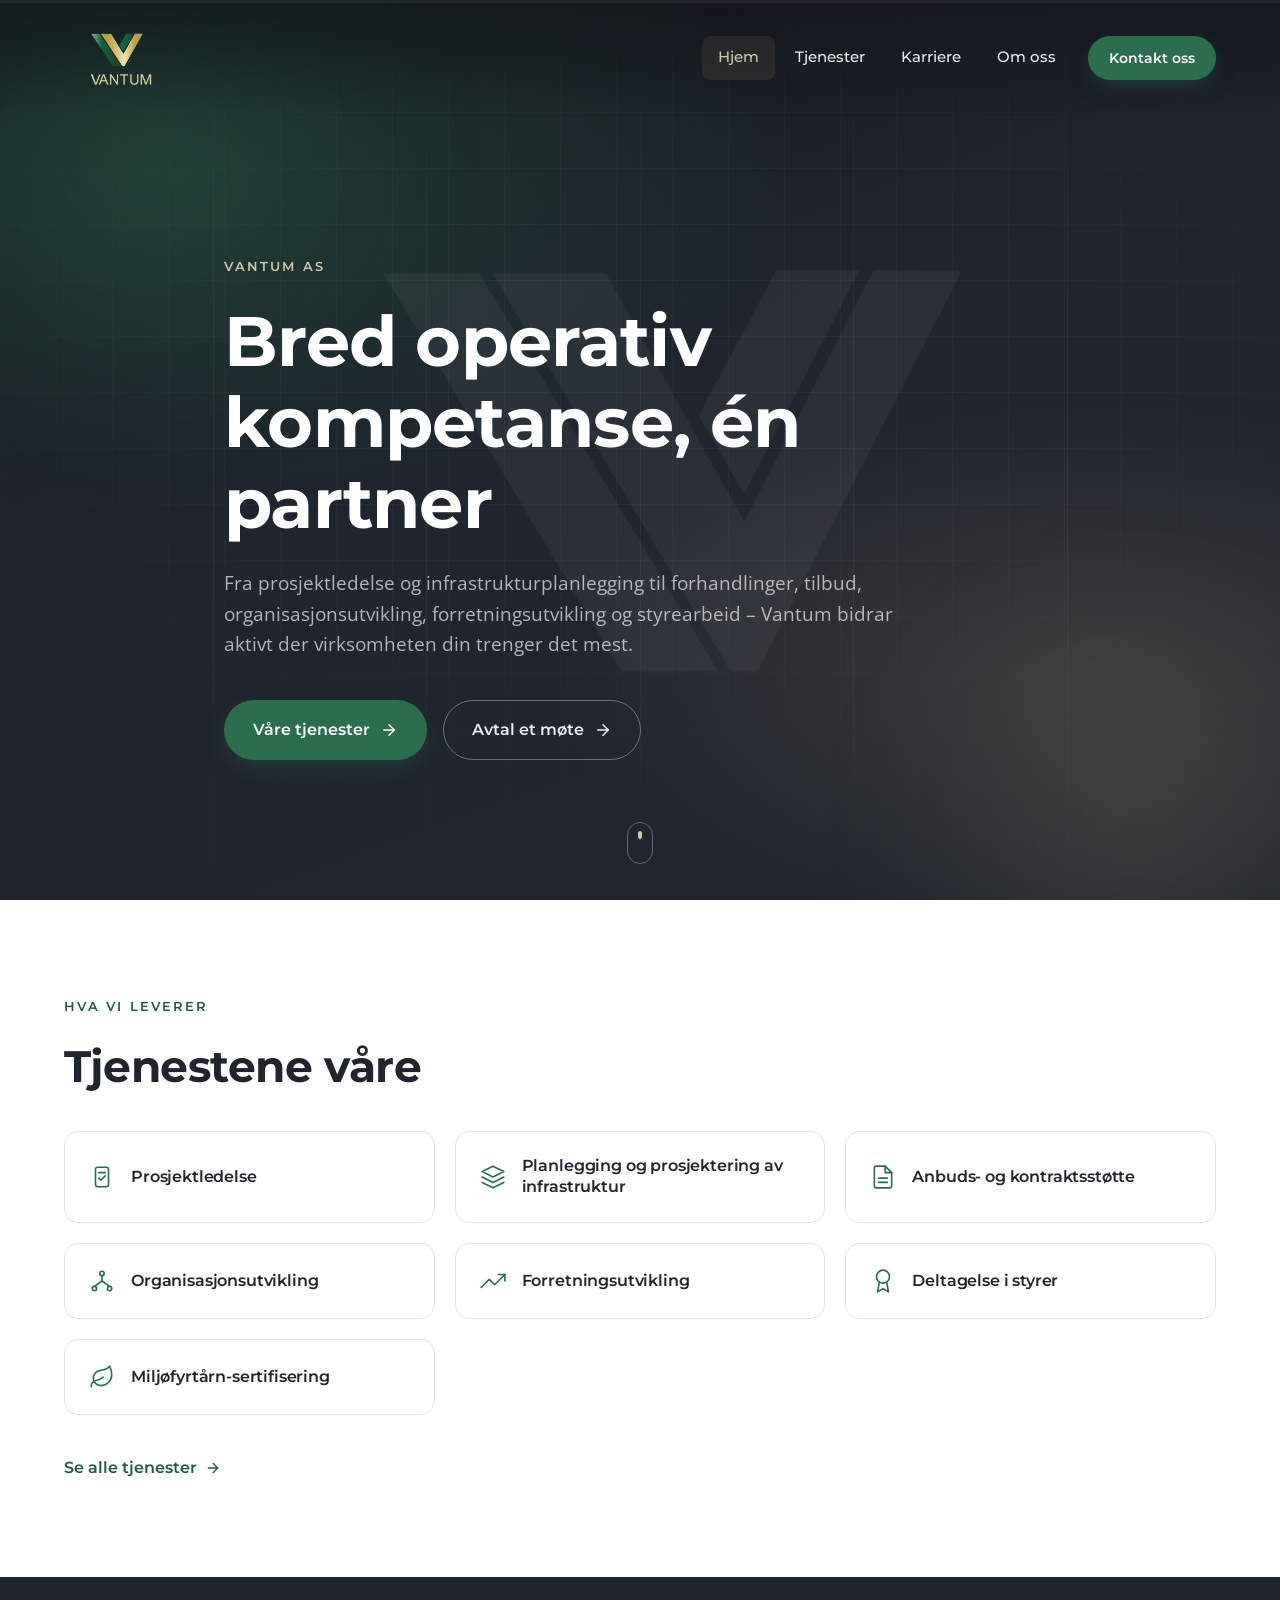
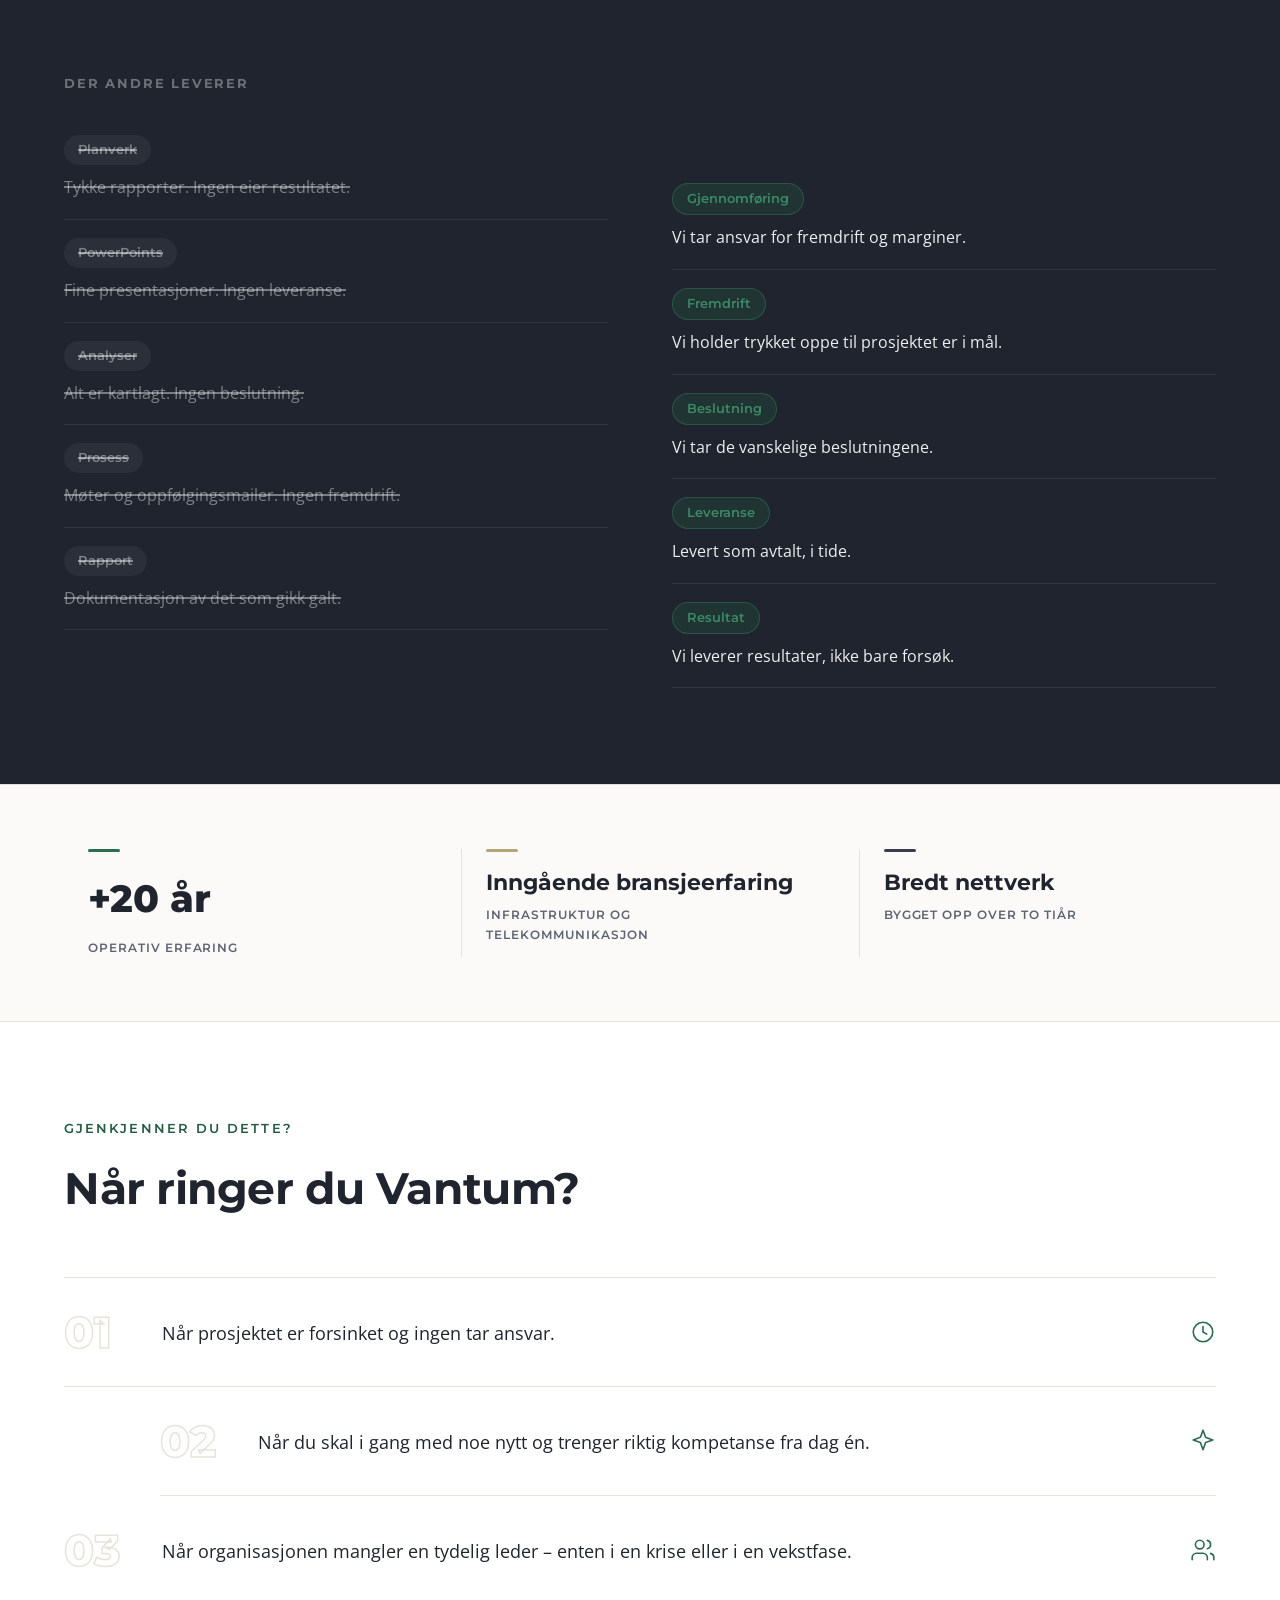
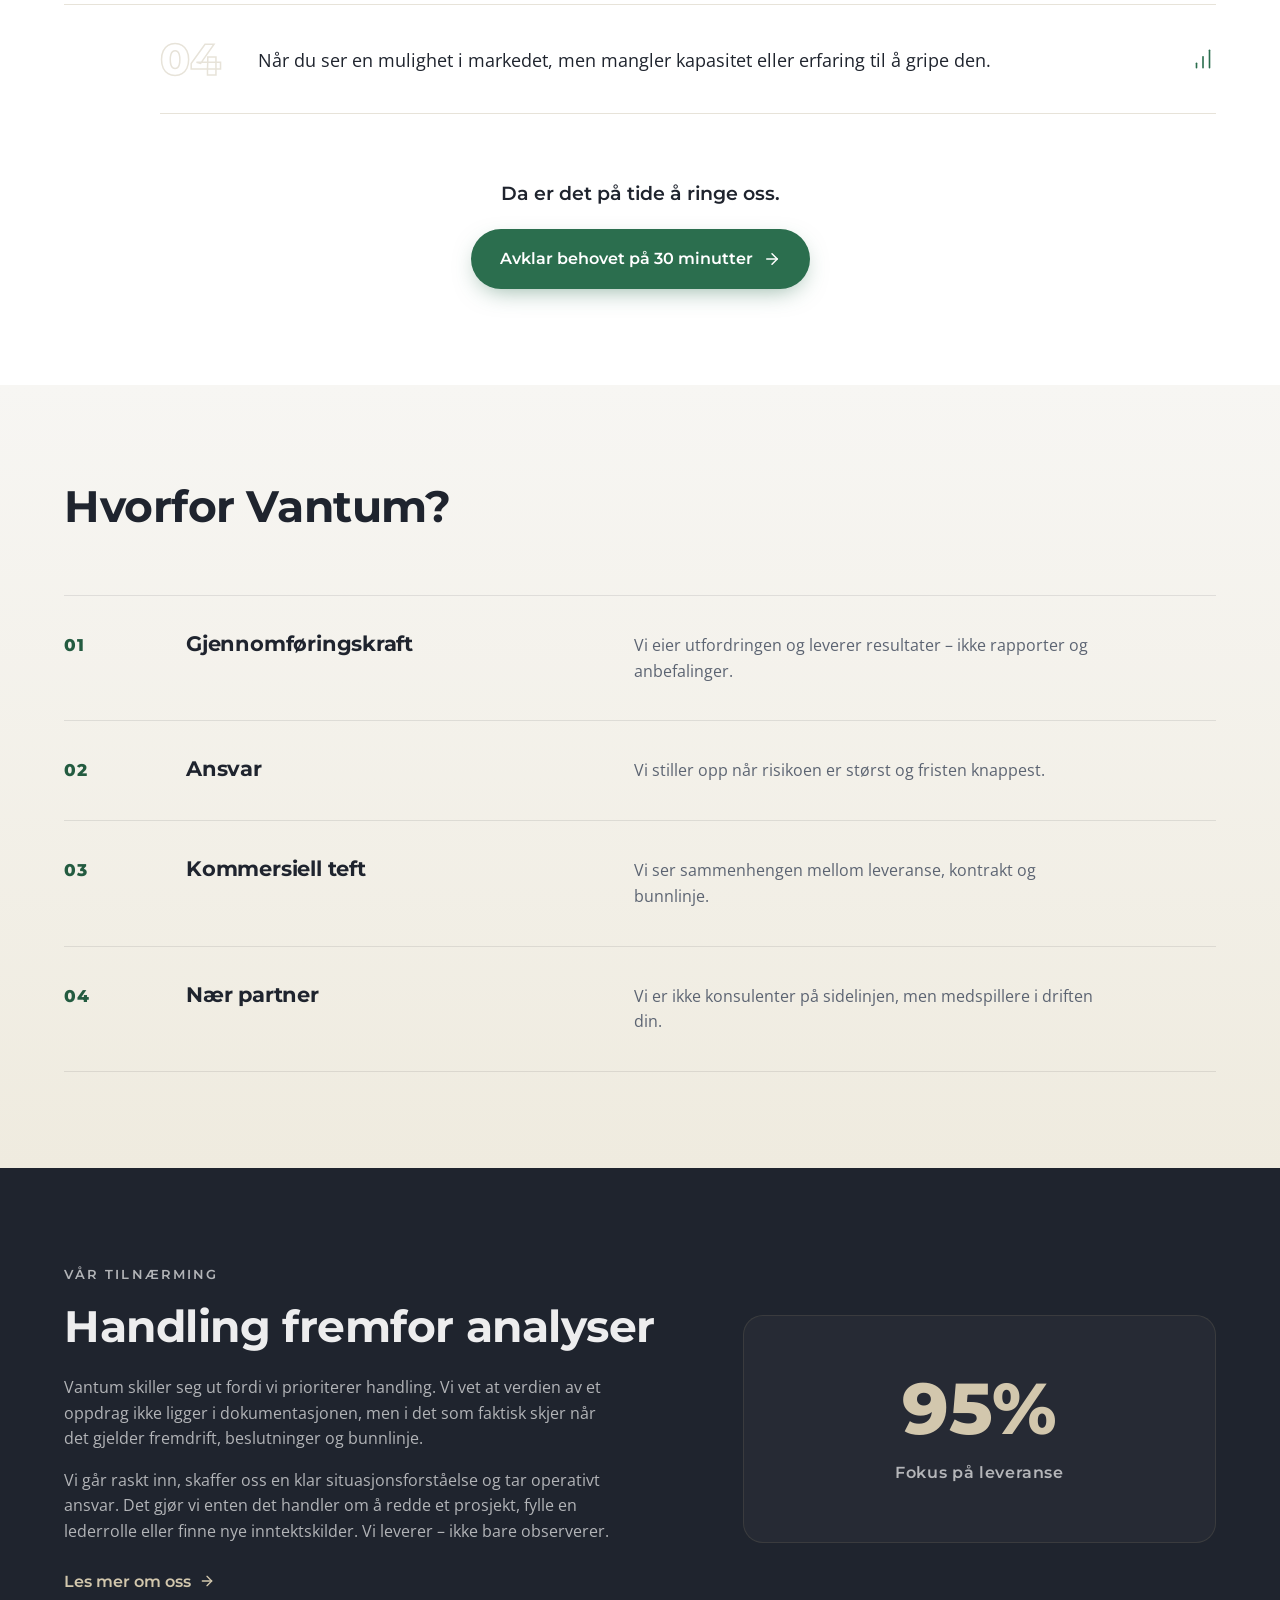
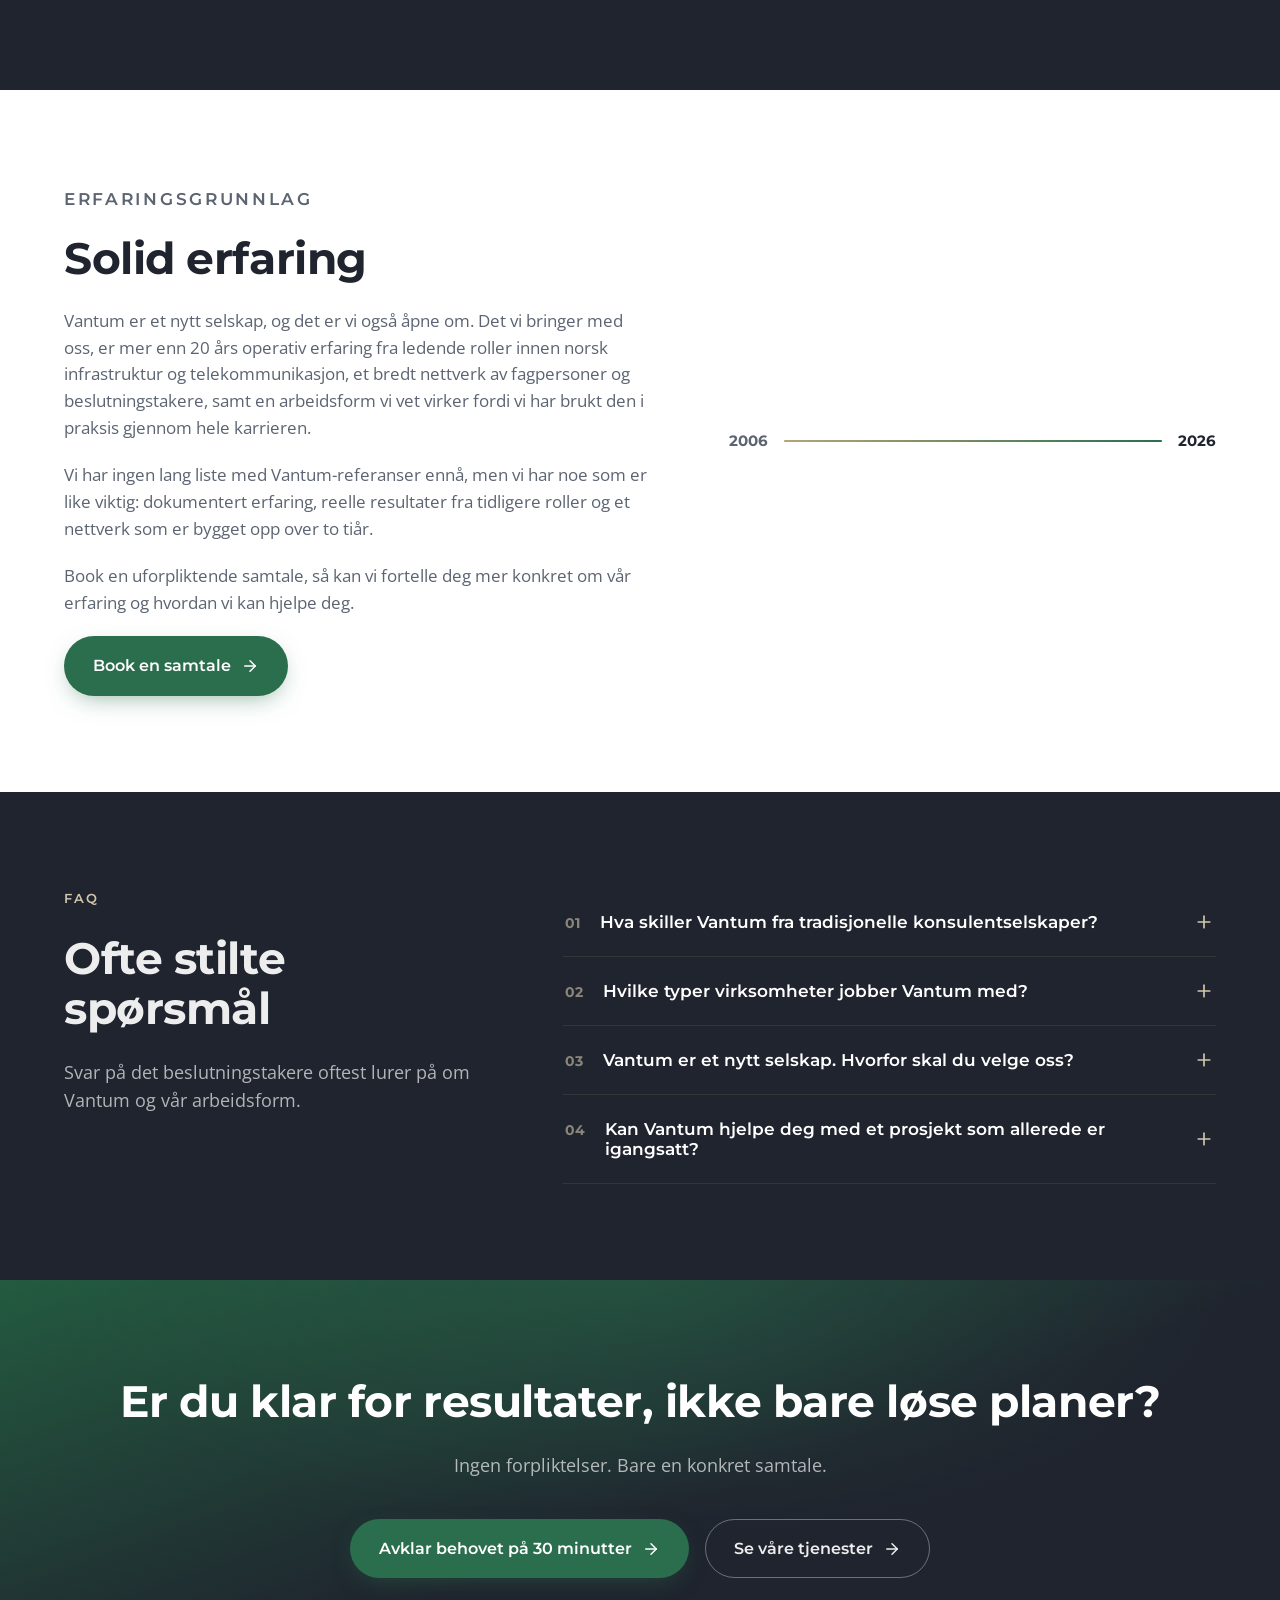
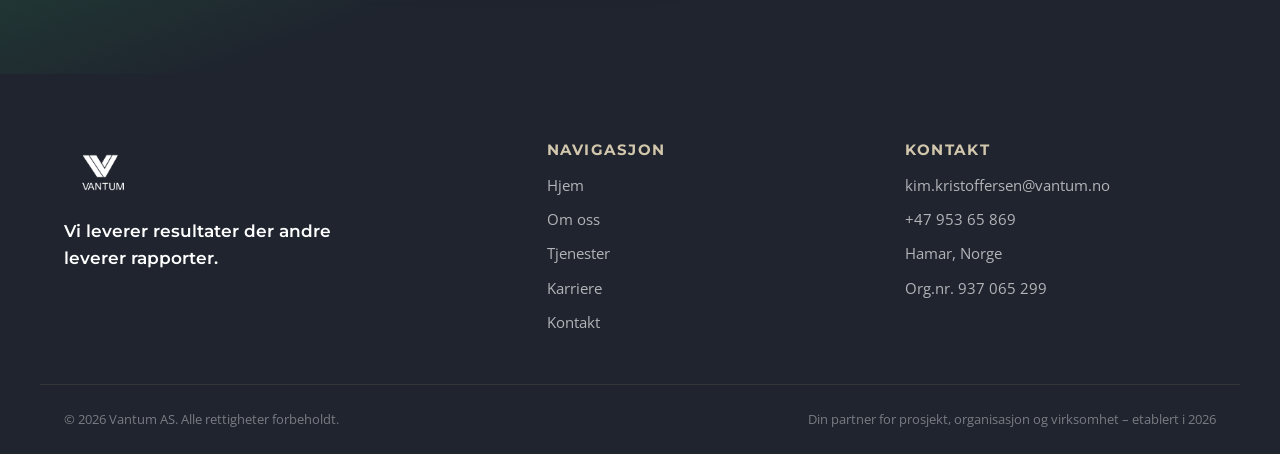
<file: index.html>
<!doctype html>
<html lang="no">
<head>
<meta charset="UTF-8">
<meta name="viewport" content="width=device-width, initial-scale=1.0">
<title>Vantum AS – Din partner for prosjekt, organisasjon og virksomhet</title>
<meta name="description" content="Vantum er din operative partner når du trenger hjelp med prosjekter, økonomistyring eller utfordringer i organisasjonen. Vi leverer resultater – ikke bare analyser.">
<link rel="icon" type="image/png" sizes="32x32" href="assets/logo/favicon-32.png">
<link rel="icon" type="image/png" sizes="64x64" href="assets/logo/favicon-64.png">
<link rel="preconnect" href="https://fonts.googleapis.com">
<link rel="preconnect" href="https://fonts.gstatic.com" crossorigin>
<link href="https://fonts.googleapis.com/css2?family=Montserrat:wght@500;600;700;800&family=Open+Sans:wght@400;500;600;700&display=swap" rel="stylesheet">
<link rel="stylesheet" href="css/style.css?v=14">
</head>
<body>

<a class="skip-link" href="#main">Hopp til hovedinnhold</a>

<div class="progress-rail" aria-hidden="true"><div class="progress-fill" id="progress-fill"></div></div>

<header class="site-header" id="site-header">
  <div class="container header-inner">
    <a href="#home" class="brand" aria-label="Vantum AS – til forsiden">
      <img src="assets/logo/vantum-full-color.png" alt="Vantum AS" class="brand-logo">
    </a>

    <nav class="main-nav" aria-label="Hovednavigasjon">
      <a href="index.html" class="nav-link is-active">Hjem</a>
      <a href="tjenester.html" class="nav-link">Tjenester</a>
      <a href="karriere.html" class="nav-link">Karriere</a>
      <a href="om-oss.html" class="nav-link">Om oss</a>
      <a href="kontakt.html" class="btn btn-primary btn-sm nav-cta">Kontakt oss</a>
    </nav>

    <button class="menu-toggle" id="menu-toggle" aria-label="Åpne meny" aria-expanded="false" aria-controls="mobile-nav">
      <span></span><span></span><span></span>
    </button>
  </div>

  <div class="mobile-nav" id="mobile-nav">
    <a href="index.html" class="mobile-nav-link">Hjem</a>
    <a href="tjenester.html" class="mobile-nav-link">Tjenester</a>
    <a href="karriere.html" class="mobile-nav-link">Karriere</a>
    <a href="om-oss.html" class="mobile-nav-link">Om oss</a>
    <a href="kontakt.html" class="btn btn-primary mobile-nav-cta">Kontakt oss</a>
  </div>
</header>

<main id="main">

  <section class="hero" id="home">
    <div class="hero-bg" aria-hidden="true">
      <div class="hero-grid"></div>
      <div class="hero-glow hero-glow-a"></div>
      <div class="hero-glow hero-glow-b"></div>
      <div class="hero-lines">
        <span></span><span></span><span></span><span></span><span></span>
      </div>
    </div>

    <img src="assets/logo/vantum-mark-white.png" alt="" aria-hidden="true" class="hero-mark">

    <div class="container hero-inner">
      <p class="eyebrow reveal" data-reveal>VANTUM AS</p>
      <h1 class="hero-title reveal" data-reveal>
        Bred operativ kompetanse, én partner
      </h1>
      <div class="hero-subtitle reveal" data-reveal>
        <p>Fra prosjektledelse og infrastrukturplanlegging til forhandlinger, tilbud, organisasjonsutvikling, forretningsutvikling og styrearbeid – Vantum bidrar aktivt der virksomheten din trenger det mest.</p>
      </div>
      <div class="hero-actions reveal" data-reveal>
        <a href="tjenester.html" class="btn btn-primary btn-lg">
          Våre tjenester
          <svg width="18" height="18" viewBox="0 0 24 24" fill="none" stroke="currentColor" stroke-width="2" stroke-linecap="round" stroke-linejoin="round"><line x1="5" y1="12" x2="19" y2="12"></line><polyline points="12 5 19 12 12 19"></polyline></svg>
        </a>
        <a href="kontakt.html" class="btn btn-outline btn-lg">
          Avtal et møte
          <svg width="18" height="18" viewBox="0 0 24 24" fill="none" stroke="currentColor" stroke-width="2" stroke-linecap="round" stroke-linejoin="round"><line x1="5" y1="12" x2="19" y2="12"></line><polyline points="12 5 19 12 12 19"></polyline></svg>
        </a>
      </div>
    </div>

    <a href="#sammenligning" class="scroll-cue" aria-label="Scroll ned">
      <span class="scroll-cue-dot"></span>
    </a>
  </section>

  <section class="section section--light service-preview-section" id="tjenester-oversikt">
    <div class="container">
      <p class="eyebrow eyebrow--dark" data-reveal>HVA VI LEVERER</p>
      <h2 data-reveal>Tjenestene våre</h2>

      <div class="service-preview-grid" data-reveal-group>
        <a href="tjenester.html" class="service-preview-item" data-reveal>
          <svg class="service-preview-icon" width="26" height="26" viewBox="0 0 24 24" fill="none" stroke="currentColor" stroke-width="1.5" stroke-linecap="round" stroke-linejoin="round"><rect x="6" y="3" width="12" height="18" rx="2"></rect><line x1="9" y1="8" x2="15" y2="8"></line><polyline points="9 13 11 15 15 11"></polyline></svg>
          <h3>Prosjektledelse</h3>
        </a>
        <a href="tjenester.html" class="service-preview-item" data-reveal>
          <svg class="service-preview-icon" width="26" height="26" viewBox="0 0 24 24" fill="none" stroke="currentColor" stroke-width="1.5" stroke-linecap="round" stroke-linejoin="round"><polygon points="12 2 2 7 12 12 22 7 12 2"></polygon><polyline points="2 17 12 22 22 17"></polyline><polyline points="2 12 12 17 22 12"></polyline></svg>
          <h3>Planlegging og prosjektering av infrastruktur</h3>
        </a>
        <a href="tjenester.html" class="service-preview-item" data-reveal>
          <svg class="service-preview-icon" width="26" height="26" viewBox="0 0 24 24" fill="none" stroke="currentColor" stroke-width="1.5" stroke-linecap="round" stroke-linejoin="round"><path d="M14 2H6a2 2 0 0 0-2 2v16a2 2 0 0 0 2 2h12a2 2 0 0 0 2-2V8z"></path><polyline points="14 2 14 8 20 8"></polyline><line x1="8" y1="13" x2="16" y2="13"></line><line x1="8" y1="17" x2="16" y2="17"></line></svg>
          <h3>Anbuds- og kontraktsstøtte</h3>
        </a>
        <a href="tjenester.html" class="service-preview-item" data-reveal>
          <svg class="service-preview-icon" width="26" height="26" viewBox="0 0 24 24" fill="none" stroke="currentColor" stroke-width="1.5" stroke-linecap="round" stroke-linejoin="round"><circle cx="12" cy="5" r="2"></circle><circle cx="5" cy="19" r="2"></circle><circle cx="19" cy="19" r="2"></circle><line x1="12" y1="7" x2="12" y2="12"></line><line x1="12" y1="12" x2="5" y2="17"></line><line x1="12" y1="12" x2="19" y2="17"></line></svg>
          <h3>Organisasjonsutvikling</h3>
        </a>
        <a href="tjenester.html" class="service-preview-item" data-reveal>
          <svg class="service-preview-icon" width="26" height="26" viewBox="0 0 24 24" fill="none" stroke="currentColor" stroke-width="1.5" stroke-linecap="round" stroke-linejoin="round"><polyline points="23 6 13.5 15.5 8.5 10.5 1 18"></polyline><polyline points="17 6 23 6 23 12"></polyline></svg>
          <h3>Forretningsutvikling</h3>
        </a>
        <a href="tjenester.html" class="service-preview-item" data-reveal>
          <svg class="service-preview-icon" width="26" height="26" viewBox="0 0 24 24" fill="none" stroke="currentColor" stroke-width="1.5" stroke-linecap="round" stroke-linejoin="round"><circle cx="12" cy="8" r="6"></circle><path d="M15.5 13.5L17 22l-5-3-5 3 1.5-8.5"></path></svg>
          <h3>Deltagelse i styrer</h3>
        </a>
        <a href="tjenester.html" class="service-preview-item" data-reveal>
          <svg class="service-preview-icon" width="26" height="26" viewBox="0 0 24 24" fill="none" stroke="currentColor" stroke-width="1.5" stroke-linecap="round" stroke-linejoin="round"><path d="M11 20A7 7 0 0 1 9.8 6.1C15.5 5 17 4.48 19 2c1 2 2 4.18 2 8 0 5.5-4.78 10-10 10Z"></path><path d="M2 21c0-3 1.85-5.36 5.08-6C9.5 14.52 12 13 13 12"></path></svg>
          <h3>Miljøfyrtårn-sertifisering</h3>
        </a>
      </div>

      <a href="tjenester.html" class="text-link service-preview-link" data-reveal>
        Se alle tjenester
        <svg width="16" height="16" viewBox="0 0 24 24" fill="none" stroke="currentColor" stroke-width="2" stroke-linecap="round" stroke-linejoin="round"><line x1="5" y1="12" x2="19" y2="12"></line><polyline points="12 5 19 12 12 19"></polyline></svg>
      </a>
    </div>
  </section>

  <section class="section section--dark compare-section" id="sammenligning">
    <div class="container">
      <div class="compare-grid">
        <div class="compare-col compare-col--bad" data-reveal-group>
          <p class="compare-col-label" data-reveal>DER ANDRE LEVERER</p>

          <div class="compare-row" data-reveal>
            <span class="compare-tag compare-tag--bad">Planverk</span>
            <p>Tykke rapporter. Ingen eier resultatet.</p>
          </div>
          <div class="compare-row" data-reveal>
            <span class="compare-tag compare-tag--bad">PowerPoints</span>
            <p>Fine presentasjoner. Ingen leveranse.</p>
          </div>
          <div class="compare-row" data-reveal>
            <span class="compare-tag compare-tag--bad">Analyser</span>
            <p>Alt er kartlagt. Ingen beslutning.</p>
          </div>
          <div class="compare-row" data-reveal>
            <span class="compare-tag compare-tag--bad">Prosess</span>
            <p>Møter og oppfølgingsmailer. Ingen fremdrift.</p>
          </div>
          <div class="compare-row" data-reveal>
            <span class="compare-tag compare-tag--bad">Rapport</span>
            <p>Dokumentasjon av det som gikk galt.</p>
          </div>
        </div>

        <div class="compare-col compare-col--good" data-reveal-group>
          <p class="compare-col-label compare-col-label--good" data-reveal>LEVERER VANTUM</p>

          <div class="compare-row" data-reveal>
            <span class="compare-tag compare-tag--good">Gjennomføring</span>
            <p>Vi tar ansvar for fremdrift og marginer.</p>
          </div>
          <div class="compare-row" data-reveal>
            <span class="compare-tag compare-tag--good">Fremdrift</span>
            <p>Vi holder trykket oppe til prosjektet er i mål.</p>
          </div>
          <div class="compare-row" data-reveal>
            <span class="compare-tag compare-tag--good">Beslutning</span>
            <p>Vi tar de vanskelige beslutningene.</p>
          </div>
          <div class="compare-row" data-reveal>
            <span class="compare-tag compare-tag--good">Leveranse</span>
            <p>Levert som avtalt, i tide.</p>
          </div>
          <div class="compare-row" data-reveal>
            <span class="compare-tag compare-tag--good">Resultat</span>
            <p>Vi leverer resultater, ikke bare forsøk.</p>
          </div>
        </div>
      </div>
    </div>
  </section>

  <section class="section stats-section" id="stats">
    <div class="container">
      <div class="stats-grid" data-reveal-group>
        <div class="stat-item" data-reveal>
          <span class="stat-bar" aria-hidden="true"></span>
          <p class="stat-number"><span class="count" data-count-to="20" data-prefix="+">0</span> år</p>
          <p class="stat-caption">Operativ erfaring</p>
        </div>
        <div class="stat-item" data-reveal>
          <span class="stat-bar" aria-hidden="true"></span>
          <p class="stat-number stat-number--text">Inngående bransjeerfaring</p>
          <p class="stat-caption">Infrastruktur og telekommunikasjon</p>
        </div>
        <div class="stat-item" data-reveal>
          <span class="stat-bar" aria-hidden="true"></span>
          <p class="stat-number stat-number--text">Bredt nettverk</p>
          <p class="stat-caption">Bygget opp over to tiår</p>
        </div>
      </div>
    </div>
  </section>

  <section class="section section--light" id="nar-ringer-du">
    <div class="container">
      <p class="eyebrow eyebrow--dark" data-reveal>GJENKJENNER DU DETTE?</p>
      <h2 data-reveal>Når ringer du Vantum?</h2>

      <div class="scenario-list" data-reveal-group>
        <div class="scenario-row" data-reveal>
          <span class="scenario-index">01</span>
          <p>Når prosjektet er forsinket og ingen tar ansvar.</p>
          <svg class="scenario-icon" width="26" height="26" viewBox="0 0 24 24" fill="none" stroke="currentColor" stroke-width="1.5" stroke-linecap="round" stroke-linejoin="round"><circle cx="12" cy="12" r="9"></circle><polyline points="12 7 12 12 15.5 14"></polyline></svg>
        </div>
        <div class="scenario-row scenario-row--shift" data-reveal>
          <span class="scenario-index">02</span>
          <p>Når du skal i gang med noe nytt og trenger riktig kompetanse fra dag én.</p>
          <svg class="scenario-icon" width="26" height="26" viewBox="0 0 24 24" fill="none" stroke="currentColor" stroke-width="1.5" stroke-linecap="round" stroke-linejoin="round"><path d="M12 2l2.4 6.6L21 11l-6.6 2.4L12 20l-2.4-6.6L3 11l6.6-2.4z"></path></svg>
        </div>
        <div class="scenario-row" data-reveal>
          <span class="scenario-index">03</span>
          <p>Når organisasjonen mangler en tydelig leder – enten i en krise eller i en vekstfase.</p>
          <svg class="scenario-icon" width="26" height="26" viewBox="0 0 24 24" fill="none" stroke="currentColor" stroke-width="1.5" stroke-linecap="round" stroke-linejoin="round"><path d="M16 21v-2a4 4 0 0 0-4-4H6a4 4 0 0 0-4 4v2"></path><circle cx="9" cy="7" r="4"></circle><path d="M22 21v-2a4 4 0 0 0-3-3.87"></path><path d="M16 3.13a4 4 0 0 1 0 7.75"></path></svg>
        </div>
        <div class="scenario-row scenario-row--shift" data-reveal>
          <span class="scenario-index">04</span>
          <p>Når du ser en mulighet i markedet, men mangler kapasitet eller erfaring til å gripe den.</p>
          <svg class="scenario-icon" width="26" height="26" viewBox="0 0 24 24" fill="none" stroke="currentColor" stroke-width="1.5" stroke-linecap="round" stroke-linejoin="round"><line x1="12" y1="20" x2="12" y2="10"></line><line x1="18" y1="20" x2="18" y2="4"></line><line x1="6" y1="20" x2="6" y2="16"></line></svg>
        </div>
      </div>

      <div class="scenario-cta" data-reveal>
        <p>Da er det på tide å ringe oss.</p>
        <a href="kontakt.html" class="btn btn-primary btn-lg">
          Avklar behovet på 30 minutter
          <svg width="18" height="18" viewBox="0 0 24 24" fill="none" stroke="currentColor" stroke-width="2" stroke-linecap="round" stroke-linejoin="round"><line x1="5" y1="12" x2="19" y2="12"></line><polyline points="12 5 19 12 12 19"></polyline></svg>
        </a>
      </div>
    </div>
  </section>

  <section class="section section--gradient" id="hvorfor-vantum">
    <div class="container">
      <h2 data-reveal>Hvorfor Vantum?</h2>

      <div class="value-list" data-reveal-group>
        <div class="value-row" data-reveal>
          <span class="value-index">01</span>
          <h3>Gjennomføringskraft</h3>
          <p>Vi eier utfordringen og leverer resultater – ikke rapporter og anbefalinger.</p>
        </div>
        <div class="value-row" data-reveal>
          <span class="value-index">02</span>
          <h3>Ansvar</h3>
          <p>Vi stiller opp når risikoen er størst og fristen knappest.</p>
        </div>
        <div class="value-row" data-reveal>
          <span class="value-index">03</span>
          <h3>Kommersiell teft</h3>
          <p>Vi ser sammenhengen mellom leveranse, kontrakt og bunnlinje.</p>
        </div>
        <div class="value-row" data-reveal>
          <span class="value-index">04</span>
          <h3>Nær partner</h3>
          <p>Vi er ikke konsulenter på sidelinjen, men medspillere i driften din.</p>
        </div>
      </div>
    </div>
  </section>

  <section class="section section--dark" id="tilnaerming">
    <div class="container approach-grid">
      <div class="approach-copy" data-reveal-group>
        <p class="eyebrow" data-reveal>VÅR TILNÆRMING</p>
        <h2 data-reveal>Handling fremfor analyser</h2>
        <p data-reveal>Vantum skiller seg ut fordi vi prioriterer handling. Vi vet at verdien av et oppdrag ikke ligger i dokumentasjonen, men i det som faktisk skjer når det gjelder fremdrift, beslutninger og bunnlinje.</p>
        <p data-reveal>Vi går raskt inn, skaffer oss en klar situasjonsforståelse og tar operativt ansvar. Det gjør vi enten det handler om å redde et prosjekt, fylle en lederrolle eller finne nye inntektskilder. Vi leverer – ikke bare observerer.</p>
        <a href="om-oss.html" class="text-link" data-reveal>
          Les mer om oss
          <svg width="16" height="16" viewBox="0 0 24 24" fill="none" stroke="currentColor" stroke-width="2" stroke-linecap="round" stroke-linejoin="round"><line x1="5" y1="12" x2="19" y2="12"></line><polyline points="12 5 19 12 12 19"></polyline></svg>
        </a>
      </div>
      <div class="approach-stat" data-reveal>
        <p class="approach-stat-number"><span class="count" data-count-to="100" data-suffix="%">0</span></p>
        <p class="approach-stat-label">Fokus på leveranse</p>
      </div>
    </div>
  </section>

  <section class="section section--light experience-section" id="erfaringsgrunnlag">
    <div class="container experience-grid">
      <div class="experience-copy" data-reveal-group>
        <p class="eyebrow eyebrow--dark" data-reveal>ERFARINGSGRUNNLAG</p>
        <h2 data-reveal>Solid erfaring</h2>
        <p data-reveal>Vantum er et nytt selskap, og det er vi også åpne om. Det vi bringer med oss, er mer enn 20 års operativ erfaring fra ledende roller innen norsk infrastruktur og telekommunikasjon, et bredt nettverk av fagpersoner og beslutningstakere, samt en arbeidsform vi vet virker fordi vi har brukt den i praksis gjennom hele karrieren.</p>
        <p data-reveal>Vi har ingen lang liste med Vantum-referanser ennå, men vi har noe som er like viktig: dokumentert erfaring, reelle resultater fra tidligere roller og et nettverk som er bygget opp over to tiår.</p>
        <p data-reveal>Book en uforpliktende samtale, så kan vi fortelle deg mer konkret om vår erfaring og hvordan vi kan hjelpe deg.</p>
        <a href="kontakt.html" class="btn btn-primary btn-lg" data-reveal>
          Book en samtale
          <svg width="18" height="18" viewBox="0 0 24 24" fill="none" stroke="currentColor" stroke-width="2" stroke-linecap="round" stroke-linejoin="round"><line x1="5" y1="12" x2="19" y2="12"></line><polyline points="12 5 19 12 12 19"></polyline></svg>
        </a>
      </div>
      <div class="experience-timeline" data-reveal aria-hidden="true">
        <span class="experience-year">2006</span>
        <span class="experience-track"><span class="experience-track-fill"></span></span>
        <span class="experience-year experience-year--end">2026</span>
      </div>
    </div>
  </section>

  <section class="section section--dark" id="faq">
    <div class="container faq-grid">
      <div class="faq-intro" data-reveal-group>
        <p class="eyebrow" data-reveal>FAQ</p>
        <h2 data-reveal>Ofte stilte spørsmål</h2>
        <p class="section-subtitle" data-reveal>Svar på det beslutningstakere oftest lurer på om Vantum og vår arbeidsform.</p>
      </div>

      <div class="accordion" data-reveal-group>
        <div class="accordion-item" data-reveal>
          <button class="accordion-trigger" aria-expanded="false">
            <span class="accordion-index">01</span>
            <span class="accordion-question">Hva skiller Vantum fra tradisjonelle konsulentselskaper?</span>
            <svg class="accordion-icon" width="20" height="20" viewBox="0 0 24 24" fill="none" stroke="currentColor" stroke-width="2" stroke-linecap="round" stroke-linejoin="round"><line x1="12" y1="5" x2="12" y2="19"></line><line x1="5" y1="12" x2="19" y2="12"></line></svg>
          </button>
          <div class="accordion-panel">
            <p>Vi tar operativt ansvar og leverer resultater – ikke bare rapporter og anbefalinger. Der tradisjonelle konsulenter analyserer og anbefaler, går vi inn i driften, tar eierskap og gjennomfører. Vi måler suksess i faktiske resultater, ikke antall timer eller rapportsider.</p>
          </div>
        </div>
        <div class="accordion-item" data-reveal>
          <button class="accordion-trigger" aria-expanded="false">
            <span class="accordion-index">02</span>
            <span class="accordion-question">Hvilke typer virksomheter jobber Vantum med?</span>
            <svg class="accordion-icon" width="20" height="20" viewBox="0 0 24 24" fill="none" stroke="currentColor" stroke-width="2" stroke-linecap="round" stroke-linejoin="round"><line x1="12" y1="5" x2="12" y2="19"></line><line x1="5" y1="12" x2="19" y2="12"></line></svg>
          </button>
          <div class="accordion-panel">
            <p>Vi jobber med alle typer virksomheter som har behov for operativ forsterkning, uavhengig av bransje og størrelse. Felles for kundene våre er at de trenger noen som både gir råd, tar ansvar og leverer.</p>
          </div>
        </div>
        <div class="accordion-item" data-reveal>
          <button class="accordion-trigger" aria-expanded="false">
            <span class="accordion-index">03</span>
            <span class="accordion-question">Vantum er et nytt selskap. Hvorfor skal du velge oss?</span>
            <svg class="accordion-icon" width="20" height="20" viewBox="0 0 24 24" fill="none" stroke="currentColor" stroke-width="2" stroke-linecap="round" stroke-linejoin="round"><line x1="12" y1="5" x2="12" y2="19"></line><line x1="5" y1="12" x2="19" y2="12"></line></svg>
          </button>
          <div class="accordion-panel">
            <p>Det er et godt spørsmål, og vi forstår at det stilles. Vantum ble etablert i 2026, men menneskene bak har mer enn 20 års operativ erfaring fra ledende roller innen norsk og internasjonal infrastruktur og telekommunikasjon. Vi har et bredt nettverk av fagpersoner og beslutningstakere, samt en arbeidsform vi vet virker fordi vi har brukt den i praksis gjennom hele karrieren. Book en samtale og bedøm selv.</p>
          </div>
        </div>
        <div class="accordion-item" data-reveal>
          <button class="accordion-trigger" aria-expanded="false">
            <span class="accordion-index">04</span>
            <span class="accordion-question">Kan Vantum hjelpe deg med et prosjekt som allerede er igangsatt?</span>
            <svg class="accordion-icon" width="20" height="20" viewBox="0 0 24 24" fill="none" stroke="currentColor" stroke-width="2" stroke-linecap="round" stroke-linejoin="round"><line x1="12" y1="5" x2="12" y2="19"></line><line x1="5" y1="12" x2="19" y2="12"></line></svg>
          </button>
          <div class="accordion-panel">
            <p>Absolutt. Vi er vant til å tre inn i pågående oppdrag, raskt skaffe oss oversikt over hjelpebehovet og bidra med den styrken og kompetansen som trengs for å få ting på rett kurs.</p>
          </div>
        </div>
      </div>
    </div>
  </section>

  <section class="section section--cta" id="kontakt">
    <div class="container">
      <h2 data-reveal>Er du klar for resultater, ikke bare løse planer?</h2>
      <p class="section-subtitle" data-reveal>Ingen forpliktelser. Bare en konkret samtale.</p>
      <div class="hero-actions hero-actions--center" data-reveal>
        <a href="kontakt.html" class="btn btn-primary btn-lg">
          Avklar behovet på 30 minutter
          <svg width="18" height="18" viewBox="0 0 24 24" fill="none" stroke="currentColor" stroke-width="2" stroke-linecap="round" stroke-linejoin="round"><line x1="5" y1="12" x2="19" y2="12"></line><polyline points="12 5 19 12 12 19"></polyline></svg>
        </a>
        <a href="tjenester.html" class="btn btn-outline btn-lg">
          Se våre tjenester
          <svg width="18" height="18" viewBox="0 0 24 24" fill="none" stroke="currentColor" stroke-width="2" stroke-linecap="round" stroke-linejoin="round"><line x1="5" y1="12" x2="19" y2="12"></line><polyline points="12 5 19 12 12 19"></polyline></svg>
        </a>
      </div>
    </div>
  </section>

</main>

<footer class="site-footer">
  <div class="container footer-grid">
    <div class="footer-brand">
      <img src="assets/logo/vantum-full-white.png" alt="Vantum AS" class="footer-logo">
      <p class="footer-tagline">Vi leverer resultater der andre leverer rapporter.</p>
    </div>

    <div class="footer-col">
      <p class="footer-heading">NAVIGASJON</p>
      <a href="index.html">Hjem</a>
      <a href="om-oss.html">Om oss</a>
      <a href="tjenester.html">Tjenester</a>
      <a href="karriere.html">Karriere</a>
      <a href="kontakt.html">Kontakt</a>
    </div>

    <div class="footer-col">
      <p class="footer-heading">KONTAKT</p>
      <a href="mailto:kim.kristoffersen@vantum.no">kim.kristoffersen@vantum.no</a>
      <a href="tel:+4795365869">+47 953 65 869</a>
      <p>Hamar, Norge</p>
      <p>Org.nr. 937 065 299</p>
    </div>
  </div>

  <div class="container footer-bottom">
    <p>© 2026 Vantum AS. Alle rettigheter forbeholdt.</p>
    <p>Din partner for prosjekt, organisasjon og virksomhet – etablert i 2026</p>
  </div>
</footer>

<script src="js/main.js?v=2"></script>
</body>
</html>
</file>
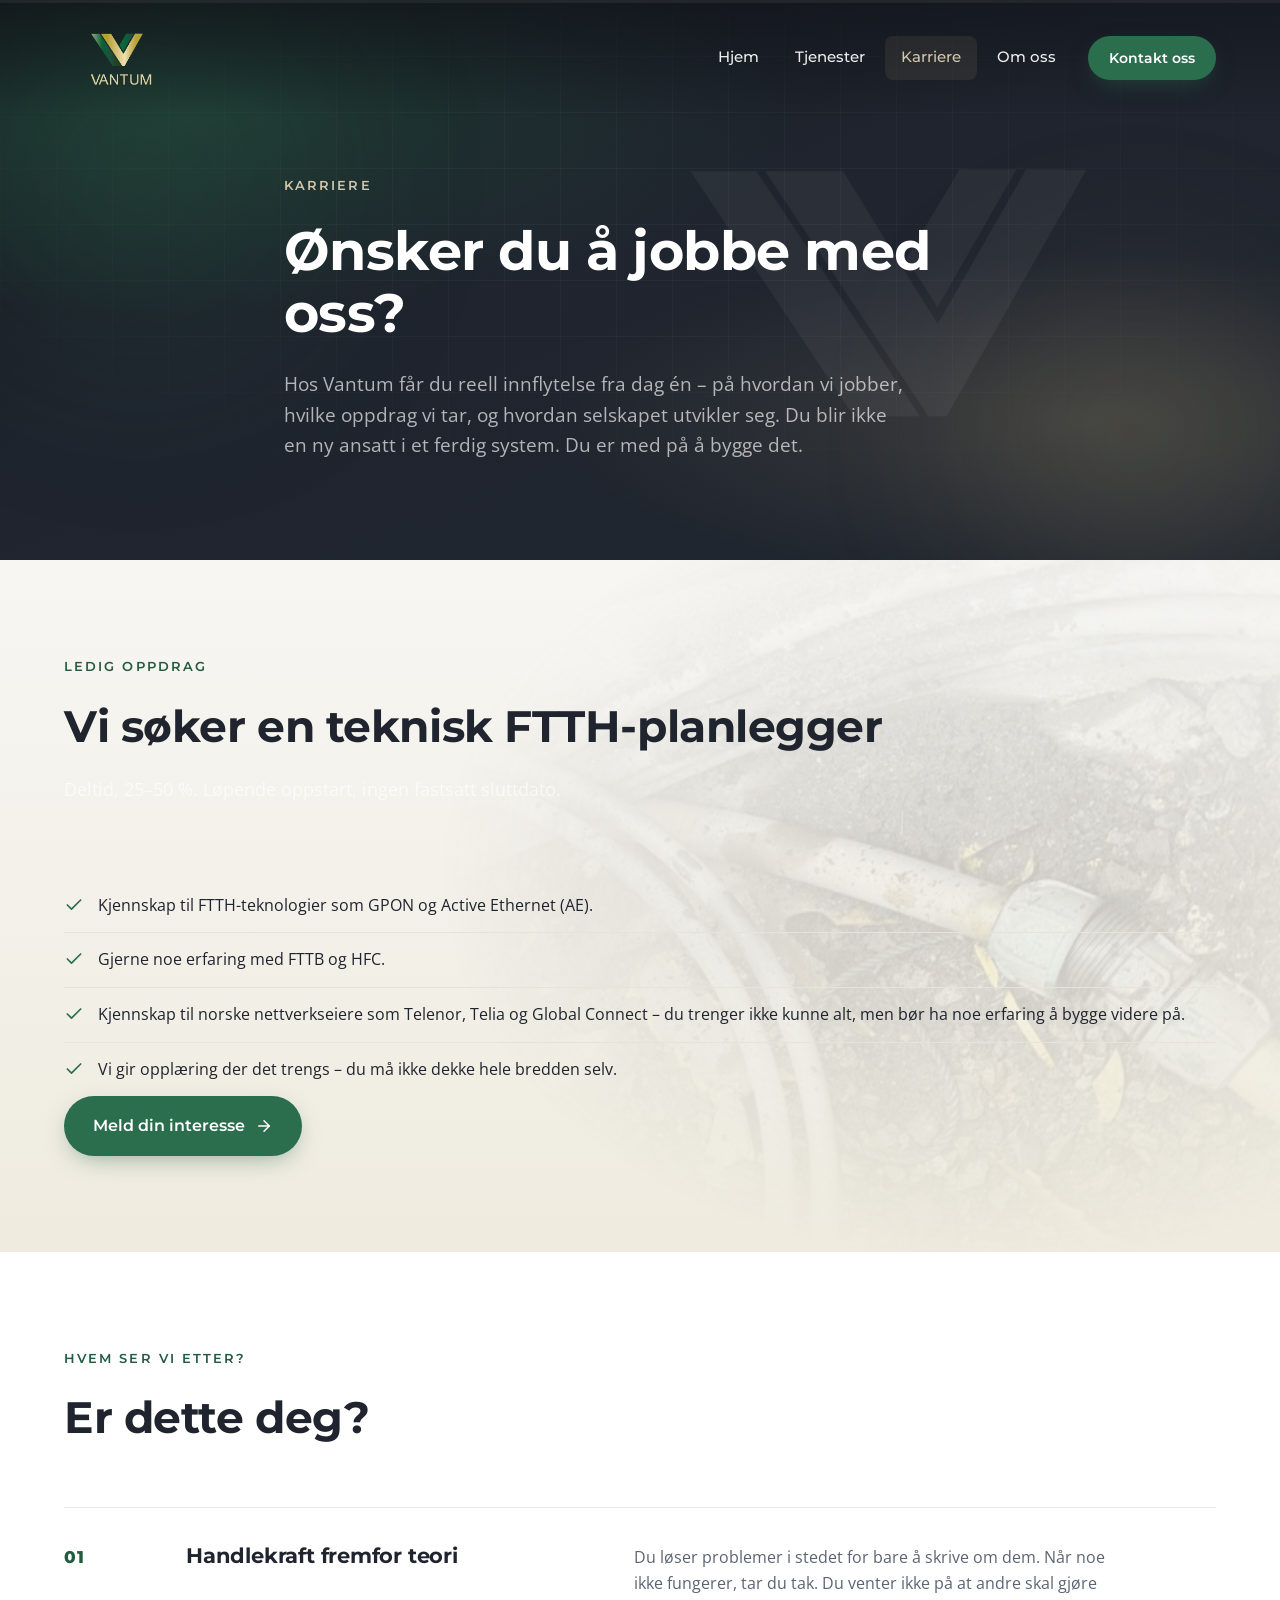
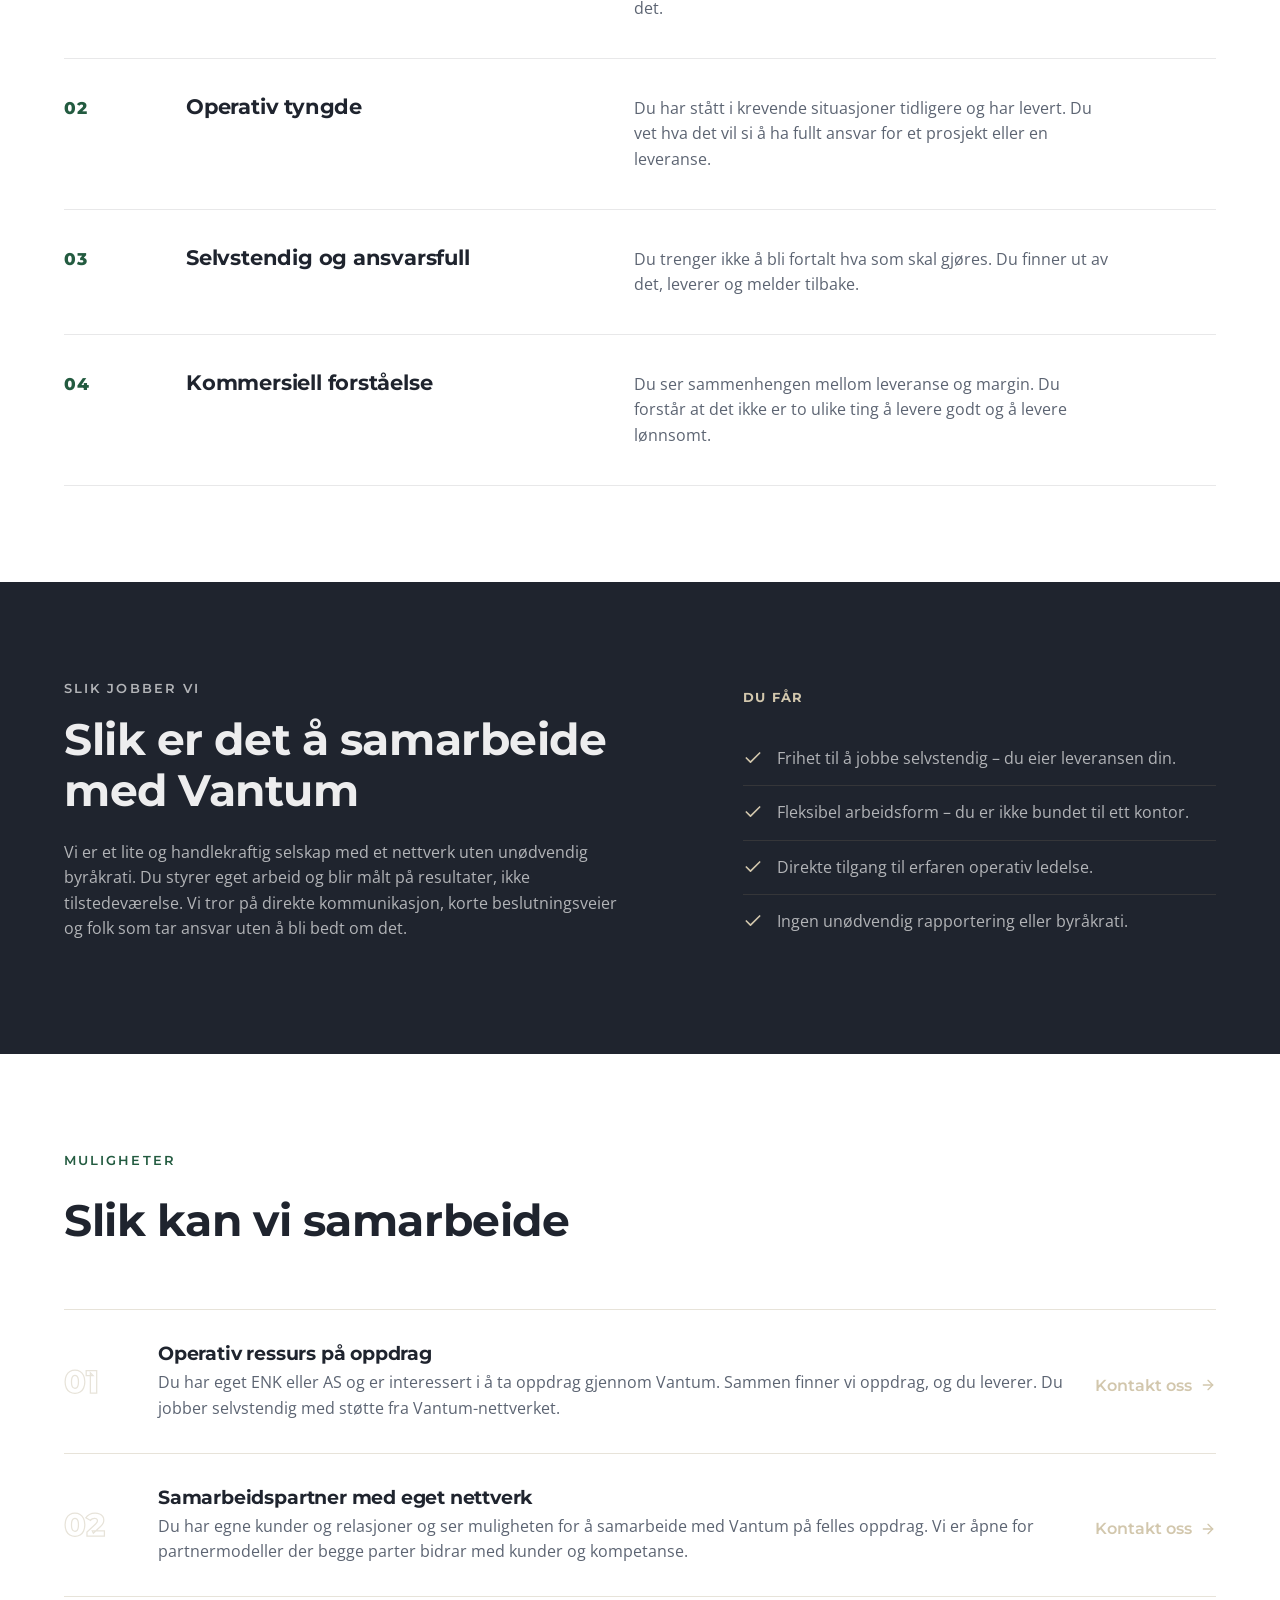
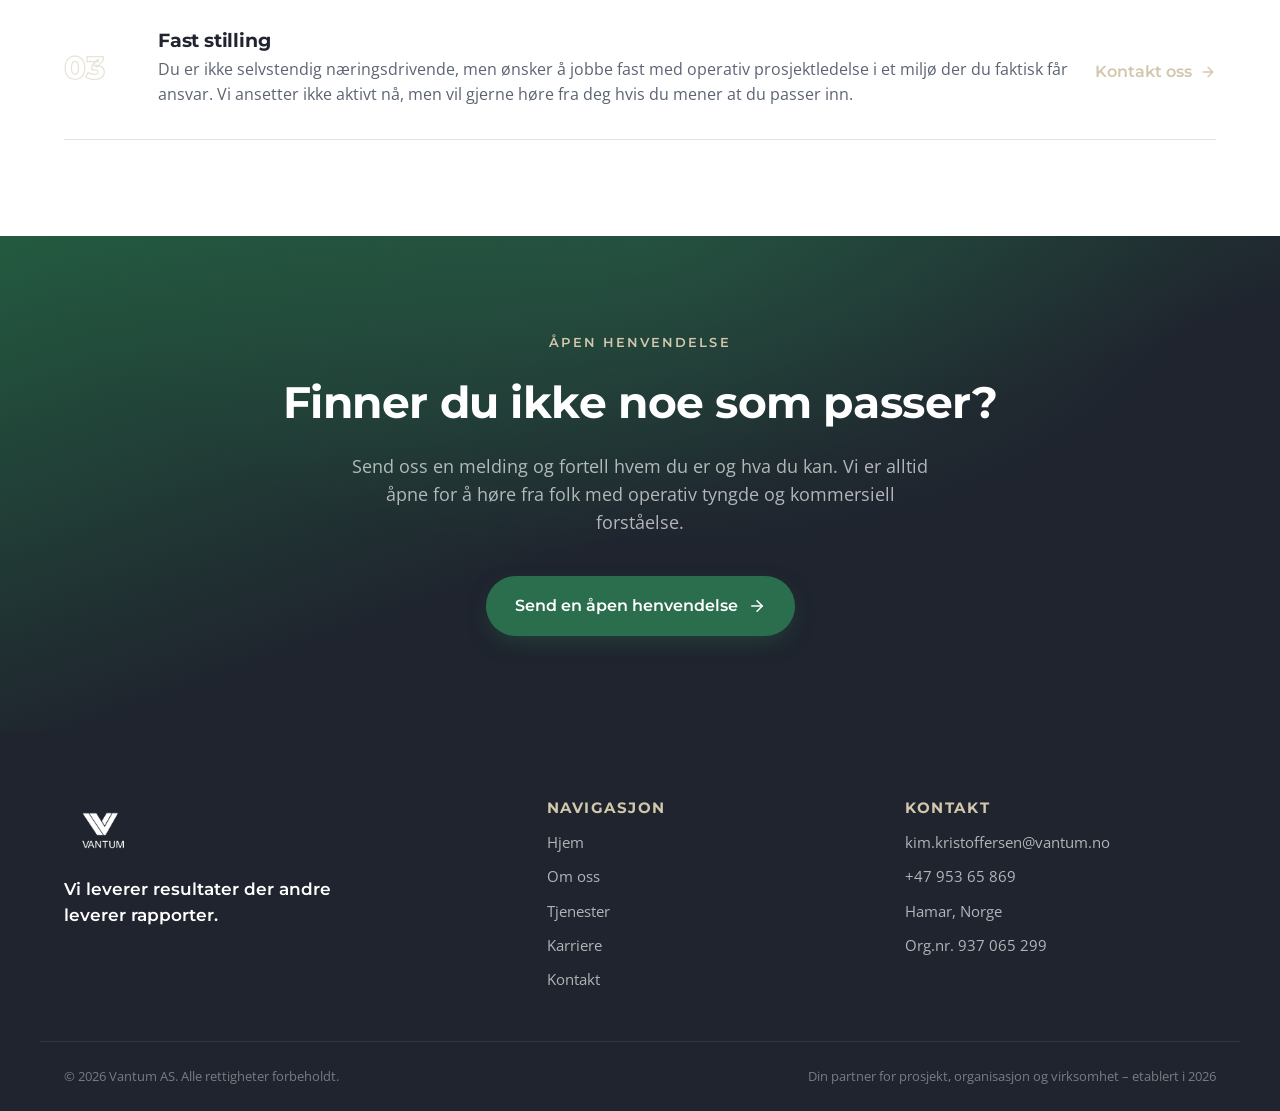
<file: karriere.html>
<!doctype html>
<html lang="no">
<head>
<meta charset="UTF-8">
<meta name="viewport" content="width=device-width, initial-scale=1.0">
<title>Karriere – Vantum AS</title>
<meta name="description" content="Bli med på å bygge noe fra bunnen av. Vantum ser etter folk som trives med ansvar og måler seg selv på resultater.">
<link rel="icon" type="image/png" sizes="32x32" href="assets/logo/favicon-32.png">
<link rel="icon" type="image/png" sizes="64x64" href="assets/logo/favicon-64.png">
<link rel="preconnect" href="https://fonts.googleapis.com">
<link rel="preconnect" href="https://fonts.gstatic.com" crossorigin>
<link href="https://fonts.googleapis.com/css2?family=Montserrat:wght@500;600;700;800&family=Open+Sans:wght@400;500;600;700&display=swap" rel="stylesheet">
<link rel="stylesheet" href="css/style.css?v=14">
</head>
<body>

<a class="skip-link" href="#main">Hopp til hovedinnhold</a>

<div class="progress-rail" aria-hidden="true"><div class="progress-fill" id="progress-fill"></div></div>

<header class="site-header" id="site-header">
  <div class="container header-inner">
    <a href="index.html" class="brand" aria-label="Vantum AS – til forsiden">
      <img src="assets/logo/vantum-full-color.png" alt="Vantum AS" class="brand-logo">
    </a>

    <nav class="main-nav" aria-label="Hovednavigasjon">
      <a href="index.html" class="nav-link">Hjem</a>
      <a href="tjenester.html" class="nav-link">Tjenester</a>
      <a href="karriere.html" class="nav-link is-active">Karriere</a>
      <a href="om-oss.html" class="nav-link">Om oss</a>
      <a href="kontakt.html" class="btn btn-primary btn-sm nav-cta">Kontakt oss</a>
    </nav>

    <button class="menu-toggle" id="menu-toggle" aria-label="Åpne meny" aria-expanded="false" aria-controls="mobile-nav">
      <span></span><span></span><span></span>
    </button>
  </div>

  <div class="mobile-nav" id="mobile-nav">
    <a href="index.html" class="mobile-nav-link">Hjem</a>
    <a href="tjenester.html" class="mobile-nav-link">Tjenester</a>
    <a href="karriere.html" class="mobile-nav-link">Karriere</a>
    <a href="om-oss.html" class="mobile-nav-link">Om oss</a>
    <a href="kontakt.html" class="btn btn-primary mobile-nav-cta">Kontakt oss</a>
  </div>
</header>

<main id="main">

  <section class="page-hero">
    <div class="hero-bg" aria-hidden="true">
      <div class="hero-grid"></div>
      <div class="hero-glow hero-glow-a"></div>
      <div class="hero-glow hero-glow-b"></div>
    </div>
    <img src="assets/logo/vantum-mark-white.png" alt="" aria-hidden="true" class="hero-mark">
    <div class="container page-hero-inner">
      <p class="eyebrow reveal" data-reveal>KARRIERE</p>
      <h1 data-reveal>Ønsker du å jobbe med oss?</h1>
      <div class="page-hero-subtitle reveal" data-reveal>
        <p>Hos Vantum får du reell innflytelse fra dag én – på hvordan vi jobber, hvilke oppdrag vi tar, og hvordan selskapet utvikler seg. Du blir ikke en ny ansatt i et ferdig system. Du er med på å bygge det.</p>
      </div>
    </div>
  </section>

  <section class="section section--gradient section--photo-bg">
    <img src="assets/img/karriere-ftth-bg.jpg" alt="" aria-hidden="true" class="section-bg-photo">
    <div class="container">
      <p class="eyebrow eyebrow--dark" data-reveal>LEDIG OPPDRAG</p>
      <h2 data-reveal>Vi søker en teknisk FTTH-planlegger</h2>
      <p class="section-subtitle" data-reveal>Deltid, 25–50 %. Løpende oppstart, ingen fastsatt sluttdato.</p>

      <div data-reveal-group>
        <p data-reveal>Vi ser etter noen som kan bidra inn i planlegging av fiberinfrastruktur over en periode. Du trenger ikke å dekke alt fra dag én – vi fyller igjen hullene i kompetansen din underveis.</p>

        <div class="checklist" data-reveal>
          <div class="checklist-item">
            <svg class="checklist-icon" width="20" height="20" viewBox="0 0 24 24" fill="none" stroke="currentColor" stroke-width="2" stroke-linecap="round" stroke-linejoin="round"><polyline points="20 6 9 17 4 12"></polyline></svg>
            <p>Kjennskap til FTTH-teknologier som GPON og Active Ethernet (AE).</p>
          </div>
          <div class="checklist-item">
            <svg class="checklist-icon" width="20" height="20" viewBox="0 0 24 24" fill="none" stroke="currentColor" stroke-width="2" stroke-linecap="round" stroke-linejoin="round"><polyline points="20 6 9 17 4 12"></polyline></svg>
            <p>Gjerne noe erfaring med FTTB og HFC.</p>
          </div>
          <div class="checklist-item">
            <svg class="checklist-icon" width="20" height="20" viewBox="0 0 24 24" fill="none" stroke="currentColor" stroke-width="2" stroke-linecap="round" stroke-linejoin="round"><polyline points="20 6 9 17 4 12"></polyline></svg>
            <p>Kjennskap til norske nettverkseiere som Telenor, Telia og Global Connect – du trenger ikke kunne alt, men bør ha noe erfaring å bygge videre på.</p>
          </div>
          <div class="checklist-item">
            <svg class="checklist-icon" width="20" height="20" viewBox="0 0 24 24" fill="none" stroke="currentColor" stroke-width="2" stroke-linecap="round" stroke-linejoin="round"><polyline points="20 6 9 17 4 12"></polyline></svg>
            <p>Vi gir opplæring der det trengs – du må ikke dekke hele bredden selv.</p>
          </div>
        </div>

        <a href="mailto:kim.kristoffersen@vantum.no?subject=Interesse%20for%20FTTH-planlegger" class="btn btn-primary btn-lg" data-reveal>
          Meld din interesse
          <svg width="18" height="18" viewBox="0 0 24 24" fill="none" stroke="currentColor" stroke-width="2" stroke-linecap="round" stroke-linejoin="round"><line x1="5" y1="12" x2="19" y2="12"></line><polyline points="12 5 19 12 12 19"></polyline></svg>
        </a>
      </div>
    </div>
  </section>

  <section class="section section--light">
    <div class="container">
      <p class="eyebrow eyebrow--dark" data-reveal>HVEM SER VI ETTER?</p>
      <h2 data-reveal>Er dette deg?</h2>

      <div class="value-list" data-reveal-group>
        <div class="value-row" data-reveal>
          <span class="value-index">01</span>
          <h3>Handlekraft fremfor teori</h3>
          <p>Du løser problemer i stedet for bare å skrive om dem. Når noe ikke fungerer, tar du tak. Du venter ikke på at andre skal gjøre det.</p>
        </div>
        <div class="value-row" data-reveal>
          <span class="value-index">02</span>
          <h3>Operativ tyngde</h3>
          <p>Du har stått i krevende situasjoner tidligere og har levert. Du vet hva det vil si å ha fullt ansvar for et prosjekt eller en leveranse.</p>
        </div>
        <div class="value-row" data-reveal>
          <span class="value-index">03</span>
          <h3>Selvstendig og ansvarsfull</h3>
          <p>Du trenger ikke å bli fortalt hva som skal gjøres. Du finner ut av det, leverer og melder tilbake.</p>
        </div>
        <div class="value-row" data-reveal>
          <span class="value-index">04</span>
          <h3>Kommersiell forståelse</h3>
          <p>Du ser sammenhengen mellom leveranse og margin. Du forstår at det ikke er to ulike ting å levere godt og å levere lønnsomt.</p>
        </div>
      </div>
    </div>
  </section>

  <section class="section section--dark">
    <div class="container approach-grid">
      <div class="approach-copy" data-reveal-group>
        <p class="eyebrow" data-reveal>SLIK JOBBER VI</p>
        <h2 data-reveal>Slik er det å samarbeide med Vantum</h2>
        <p data-reveal>Vi er et lite og handlekraftig selskap med et nettverk uten unødvendig byråkrati. Du styrer eget arbeid og blir målt på resultater, ikke tilstedeværelse. Vi tror på direkte kommunikasjon, korte beslutningsveier og folk som tar ansvar uten å bli bedt om det.</p>
      </div>
      <div data-reveal>
        <p class="method-col-label">DU FÅR</p>
        <div class="checklist">
          <div class="checklist-item">
            <svg class="checklist-icon" width="20" height="20" viewBox="0 0 24 24" fill="none" stroke="currentColor" stroke-width="2" stroke-linecap="round" stroke-linejoin="round"><polyline points="20 6 9 17 4 12"></polyline></svg>
            <p>Frihet til å jobbe selvstendig – du eier leveransen din.</p>
          </div>
          <div class="checklist-item">
            <svg class="checklist-icon" width="20" height="20" viewBox="0 0 24 24" fill="none" stroke="currentColor" stroke-width="2" stroke-linecap="round" stroke-linejoin="round"><polyline points="20 6 9 17 4 12"></polyline></svg>
            <p>Fleksibel arbeidsform – du er ikke bundet til ett kontor.</p>
          </div>
          <div class="checklist-item">
            <svg class="checklist-icon" width="20" height="20" viewBox="0 0 24 24" fill="none" stroke="currentColor" stroke-width="2" stroke-linecap="round" stroke-linejoin="round"><polyline points="20 6 9 17 4 12"></polyline></svg>
            <p>Direkte tilgang til erfaren operativ ledelse.</p>
          </div>
          <div class="checklist-item">
            <svg class="checklist-icon" width="20" height="20" viewBox="0 0 24 24" fill="none" stroke="currentColor" stroke-width="2" stroke-linecap="round" stroke-linejoin="round"><polyline points="20 6 9 17 4 12"></polyline></svg>
            <p>Ingen unødvendig rapportering eller byråkrati.</p>
          </div>
        </div>
      </div>
    </div>
  </section>

  <section class="section section--light">
    <div class="container">
      <p class="eyebrow eyebrow--dark" data-reveal>MULIGHETER</p>
      <h2 data-reveal>Slik kan vi samarbeide</h2>

      <div class="opportunity-list" data-reveal-group>
        <div class="opportunity-row" data-reveal>
          <span class="opportunity-index">01</span>
          <div>
            <h3>Operativ ressurs på oppdrag</h3>
            <p>Du har eget ENK eller AS og er interessert i å ta oppdrag gjennom Vantum. Sammen finner vi oppdrag, og du leverer. Du jobber selvstendig med støtte fra Vantum-nettverket.</p>
          </div>
          <a href="kontakt.html" class="text-link">
            Kontakt oss
            <svg width="16" height="16" viewBox="0 0 24 24" fill="none" stroke="currentColor" stroke-width="2" stroke-linecap="round" stroke-linejoin="round"><line x1="5" y1="12" x2="19" y2="12"></line><polyline points="12 5 19 12 12 19"></polyline></svg>
          </a>
        </div>
        <div class="opportunity-row" data-reveal>
          <span class="opportunity-index">02</span>
          <div>
            <h3>Samarbeidspartner med eget nettverk</h3>
            <p>Du har egne kunder og relasjoner og ser muligheten for å samarbeide med Vantum på felles oppdrag. Vi er åpne for partnermodeller der begge parter bidrar med kunder og kompetanse.</p>
          </div>
          <a href="kontakt.html" class="text-link">
            Kontakt oss
            <svg width="16" height="16" viewBox="0 0 24 24" fill="none" stroke="currentColor" stroke-width="2" stroke-linecap="round" stroke-linejoin="round"><line x1="5" y1="12" x2="19" y2="12"></line><polyline points="12 5 19 12 12 19"></polyline></svg>
          </a>
        </div>
        <div class="opportunity-row" data-reveal>
          <span class="opportunity-index">03</span>
          <div>
            <h3>Fast stilling</h3>
            <p>Du er ikke selvstendig næringsdrivende, men ønsker å jobbe fast med operativ prosjektledelse i et miljø der du faktisk får ansvar. Vi ansetter ikke aktivt nå, men vil gjerne høre fra deg hvis du mener at du passer inn.</p>
          </div>
          <a href="kontakt.html" class="text-link">
            Kontakt oss
            <svg width="16" height="16" viewBox="0 0 24 24" fill="none" stroke="currentColor" stroke-width="2" stroke-linecap="round" stroke-linejoin="round"><line x1="5" y1="12" x2="19" y2="12"></line><polyline points="12 5 19 12 12 19"></polyline></svg>
          </a>
        </div>
      </div>
    </div>
  </section>

  <section class="section section--cta">
    <div class="container">
      <p class="eyebrow" data-reveal>ÅPEN HENVENDELSE</p>
      <h2 data-reveal>Finner du ikke noe som passer?</h2>
      <p class="section-subtitle" data-reveal>Send oss en melding og fortell hvem du er og hva du kan. Vi er alltid åpne for å høre fra folk med operativ tyngde og kommersiell forståelse.</p>
      <div class="hero-actions hero-actions--center" data-reveal>
        <a href="mailto:kim.kristoffersen@vantum.no?subject=%C3%85pen%20henvendelse" class="btn btn-primary btn-lg">
          Send en åpen henvendelse
          <svg width="18" height="18" viewBox="0 0 24 24" fill="none" stroke="currentColor" stroke-width="2" stroke-linecap="round" stroke-linejoin="round"><line x1="5" y1="12" x2="19" y2="12"></line><polyline points="12 5 19 12 12 19"></polyline></svg>
        </a>
      </div>
    </div>
  </section>

</main>

<footer class="site-footer">
  <div class="container footer-grid">
    <div class="footer-brand">
      <img src="assets/logo/vantum-full-white.png" alt="Vantum AS" class="footer-logo">
      <p class="footer-tagline">Vi leverer resultater der andre leverer rapporter.</p>
    </div>

    <div class="footer-col">
      <p class="footer-heading">NAVIGASJON</p>
      <a href="index.html">Hjem</a>
      <a href="om-oss.html">Om oss</a>
      <a href="tjenester.html">Tjenester</a>
      <a href="karriere.html">Karriere</a>
      <a href="kontakt.html">Kontakt</a>
    </div>

    <div class="footer-col">
      <p class="footer-heading">KONTAKT</p>
      <a href="mailto:kim.kristoffersen@vantum.no">kim.kristoffersen@vantum.no</a>
      <a href="tel:+4795365869">+47 953 65 869</a>
      <p>Hamar, Norge</p>
      <p>Org.nr. 937 065 299</p>
    </div>
  </div>

  <div class="container footer-bottom">
    <p>© 2026 Vantum AS. Alle rettigheter forbeholdt.</p>
    <p>Din partner for prosjekt, organisasjon og virksomhet – etablert i 2026</p>
  </div>
</footer>

<script src="js/main.js?v=2"></script>
</body>
</html>
</file>
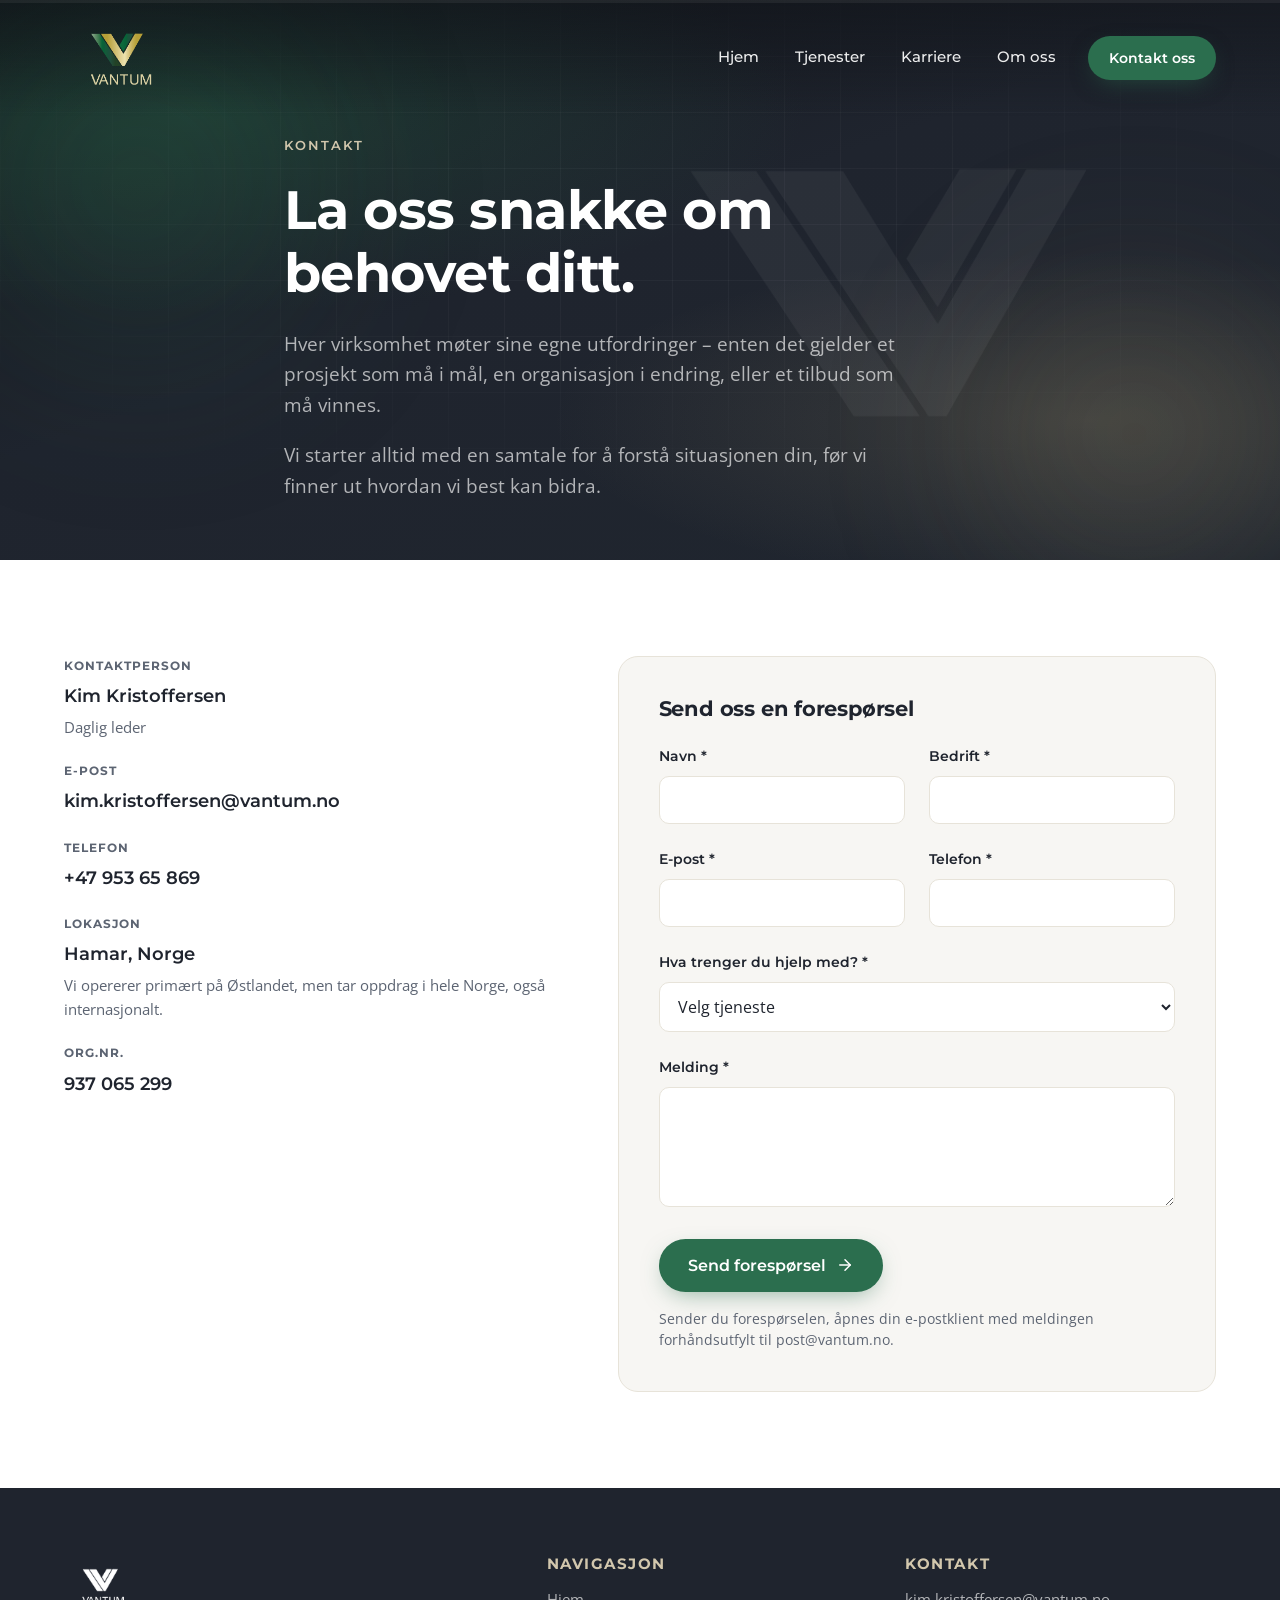
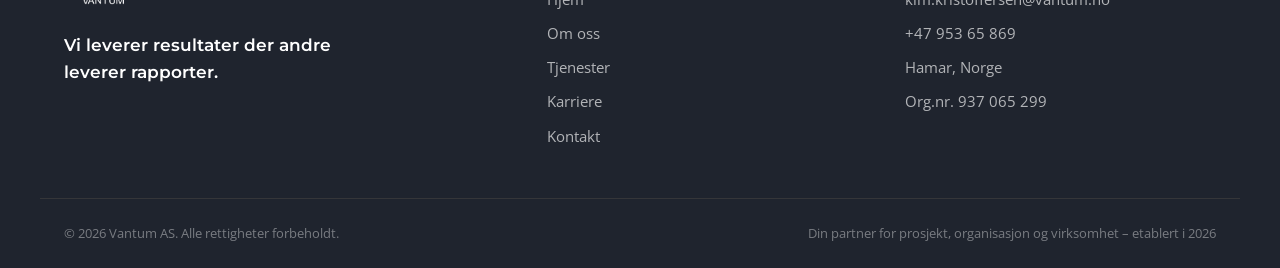
<file: kontakt.html>
<!doctype html>
<html lang="no">
<head>
<meta charset="UTF-8">
<meta name="viewport" content="width=device-width, initial-scale=1.0">
<title>Kontakt – Vantum AS</title>
<meta name="description" content="La oss ta en uforpliktende samtale. Ingen forpliktelser – bare en ærlig samtale om behovet ditt.">
<link rel="icon" type="image/png" sizes="32x32" href="assets/logo/favicon-32.png">
<link rel="icon" type="image/png" sizes="64x64" href="assets/logo/favicon-64.png">
<link rel="preconnect" href="https://fonts.googleapis.com">
<link rel="preconnect" href="https://fonts.gstatic.com" crossorigin>
<link href="https://fonts.googleapis.com/css2?family=Montserrat:wght@500;600;700;800&family=Open+Sans:wght@400;500;600;700&display=swap" rel="stylesheet">
<link rel="stylesheet" href="css/style.css?v=14">
</head>
<body>

<a class="skip-link" href="#main">Hopp til hovedinnhold</a>

<div class="progress-rail" aria-hidden="true"><div class="progress-fill" id="progress-fill"></div></div>

<header class="site-header" id="site-header">
  <div class="container header-inner">
    <a href="index.html" class="brand" aria-label="Vantum AS – til forsiden">
      <img src="assets/logo/vantum-full-color.png" alt="Vantum AS" class="brand-logo">
    </a>

    <nav class="main-nav" aria-label="Hovednavigasjon">
      <a href="index.html" class="nav-link">Hjem</a>
      <a href="tjenester.html" class="nav-link">Tjenester</a>
      <a href="karriere.html" class="nav-link">Karriere</a>
      <a href="om-oss.html" class="nav-link">Om oss</a>
      <a href="kontakt.html" class="btn btn-primary btn-sm nav-cta">Kontakt oss</a>
    </nav>

    <button class="menu-toggle" id="menu-toggle" aria-label="Åpne meny" aria-expanded="false" aria-controls="mobile-nav">
      <span></span><span></span><span></span>
    </button>
  </div>

  <div class="mobile-nav" id="mobile-nav">
    <a href="index.html" class="mobile-nav-link">Hjem</a>
    <a href="tjenester.html" class="mobile-nav-link">Tjenester</a>
    <a href="karriere.html" class="mobile-nav-link">Karriere</a>
    <a href="om-oss.html" class="mobile-nav-link">Om oss</a>
    <a href="kontakt.html" class="btn btn-primary mobile-nav-cta">Kontakt oss</a>
  </div>
</header>

<main id="main">

  <section class="page-hero">
    <div class="hero-bg" aria-hidden="true">
      <div class="hero-grid"></div>
      <div class="hero-glow hero-glow-a"></div>
      <div class="hero-glow hero-glow-b"></div>
    </div>
    <img src="assets/logo/vantum-mark-white.png" alt="" aria-hidden="true" class="hero-mark">
    <div class="container page-hero-inner">
      <p class="eyebrow reveal" data-reveal>KONTAKT</p>
      <h1 data-reveal>La oss snakke om behovet ditt.</h1>
      <div class="page-hero-subtitle reveal" data-reveal>
        <p>Hver virksomhet møter sine egne utfordringer – enten det gjelder et prosjekt som må i mål, en organisasjon i endring, eller et tilbud som må vinnes.</p>
        <p>Vi starter alltid med en samtale for å forstå situasjonen din, før vi finner ut hvordan vi best kan bidra.</p>
      </div>
    </div>
  </section>

  <section class="section section--light">
    <div class="container contact-grid">

      <div data-reveal-group>
          <div class="contact-info-item" data-reveal>
          <p class="contact-info-label">Kontaktperson</p>
          <p class="contact-info-value">Kim Kristoffersen</p>
          <p class="contact-info-note">Daglig leder</p>
        </div>
        <div class="contact-info-item" data-reveal>
          <p class="contact-info-label">E-post</p>
          <p class="contact-info-value"><a href="mailto:kim.kristoffersen@vantum.no">kim.kristoffersen@vantum.no</a></p>
        </div>
        <div class="contact-info-item" data-reveal>
          <p class="contact-info-label">Telefon</p>
          <p class="contact-info-value"><a href="tel:+4795365869">+47 953 65 869</a></p>
        </div>
        <div class="contact-info-item" data-reveal>
          <p class="contact-info-label">Lokasjon</p>
          <p class="contact-info-value">Hamar, Norge</p>
          <p class="contact-info-note">Vi opererer primært på Østlandet, men tar oppdrag i hele Norge, også internasjonalt.</p>
        </div>
        <div class="contact-info-item" data-reveal>
          <p class="contact-info-label">Org.nr.</p>
          <p class="contact-info-value">937 065 299</p>
        </div>

      </div>

      <div data-reveal>
        <form class="contact-form" id="contact-form" novalidate>
          <h3 class="contact-form-heading">Send oss en forespørsel</h3>

          <div class="form-row form-row-pair">
            <div>
              <label class="form-label" for="cf-name">Navn *</label>
              <input class="form-input" type="text" id="cf-name" name="name" required>
            </div>
            <div>
              <label class="form-label" for="cf-company">Bedrift *</label>
              <input class="form-input" type="text" id="cf-company" name="company" required>
            </div>
          </div>

          <div class="form-row form-row-pair">
            <div>
              <label class="form-label" for="cf-email">E-post *</label>
              <input class="form-input" type="email" id="cf-email" name="email" required>
            </div>
            <div>
              <label class="form-label" for="cf-phone">Telefon *</label>
              <input class="form-input" type="tel" id="cf-phone" name="phone" required>
            </div>
          </div>

          <div class="form-row">
            <label class="form-label" for="cf-service">Hva trenger du hjelp med? *</label>
            <select class="form-select" id="cf-service" name="service" required>
              <option value="" disabled selected>Velg tjeneste</option>
              <option>Prosjektledelse</option>
              <option>Planlegging og prosjektering av teknisk infrastruktur</option>
              <option>Anbuds- og kontraktsstøtte</option>
              <option>Organisasjonsutvikling</option>
              <option>Forretningsutvikling</option>
              <option>Styrehjelp</option>
              <option>Annet</option>
            </select>
          </div>

          <div class="form-row">
            <label class="form-label" for="cf-message">Melding *</label>
            <textarea class="form-textarea" id="cf-message" name="message" required></textarea>
          </div>

          <button type="submit" class="btn btn-primary btn-lg">
            Send forespørsel
            <svg width="18" height="18" viewBox="0 0 24 24" fill="none" stroke="currentColor" stroke-width="2" stroke-linecap="round" stroke-linejoin="round"><line x1="5" y1="12" x2="19" y2="12"></line><polyline points="12 5 19 12 12 19"></polyline></svg>
          </button>

          <p class="form-note">Sender du forespørselen, åpnes din e-postklient med meldingen forhåndsutfylt til post@vantum.no.</p>
          <div class="form-success" id="form-success">
            <svg width="18" height="18" viewBox="0 0 24 24" fill="none" stroke="currentColor" stroke-width="2" stroke-linecap="round" stroke-linejoin="round"><polyline points="20 6 9 17 4 12"></polyline></svg>
            E-postklienten din skal nå åpne seg med forespørselen forhåndsutfylt.
          </div>
        </form>
      </div>

    </div>
  </section>

</main>

<footer class="site-footer">
  <div class="container footer-grid">
    <div class="footer-brand">
      <img src="assets/logo/vantum-full-white.png" alt="Vantum AS" class="footer-logo">
      <p class="footer-tagline">Vi leverer resultater der andre leverer rapporter.</p>
    </div>

    <div class="footer-col">
      <p class="footer-heading">NAVIGASJON</p>
      <a href="index.html">Hjem</a>
      <a href="om-oss.html">Om oss</a>
      <a href="tjenester.html">Tjenester</a>
      <a href="karriere.html">Karriere</a>
      <a href="kontakt.html">Kontakt</a>
    </div>

    <div class="footer-col">
      <p class="footer-heading">KONTAKT</p>
      <a href="mailto:kim.kristoffersen@vantum.no">kim.kristoffersen@vantum.no</a>
      <a href="tel:+4795365869">+47 953 65 869</a>
      <p>Hamar, Norge</p>
      <p>Org.nr. 937 065 299</p>
    </div>
  </div>

  <div class="container footer-bottom">
    <p>© 2026 Vantum AS. Alle rettigheter forbeholdt.</p>
    <p>Din partner for prosjekt, organisasjon og virksomhet – etablert i 2026</p>
  </div>
</footer>

<script src="js/main.js?v=2"></script>
</body>
</html>
</file>
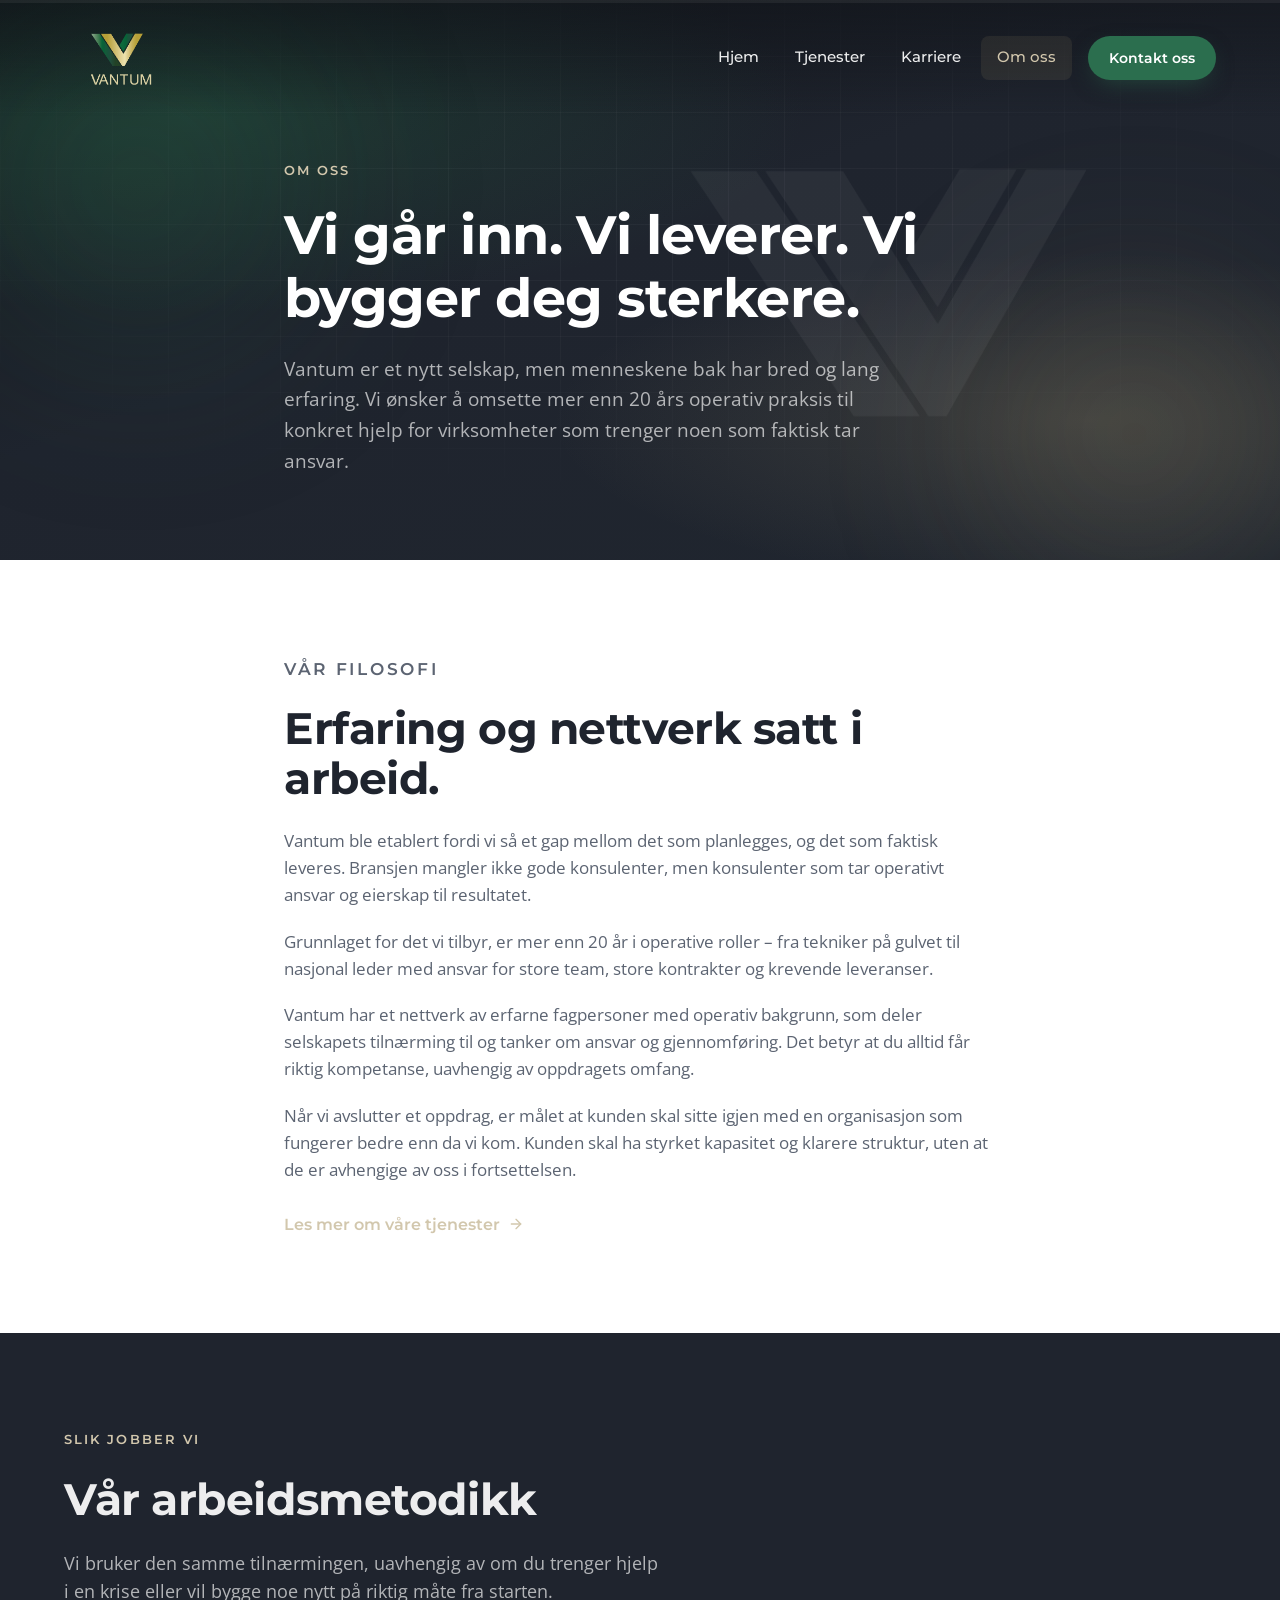
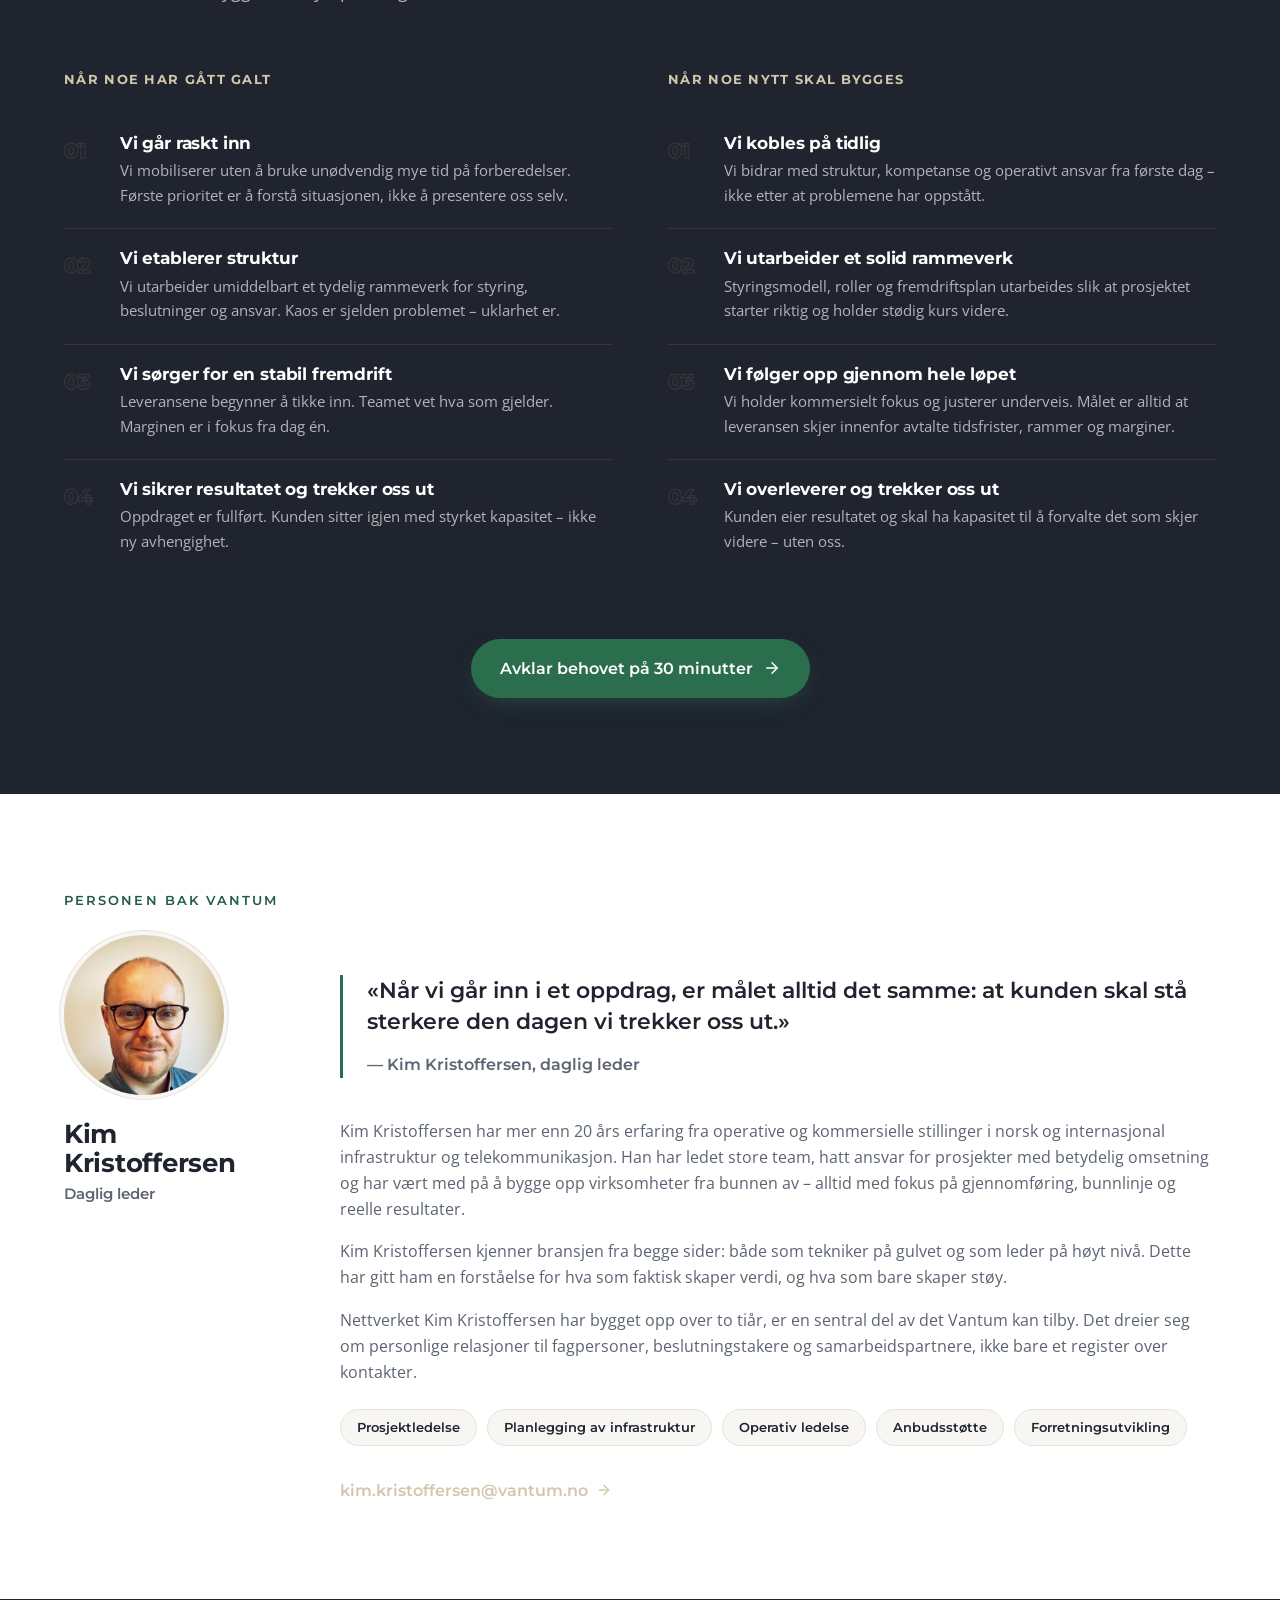
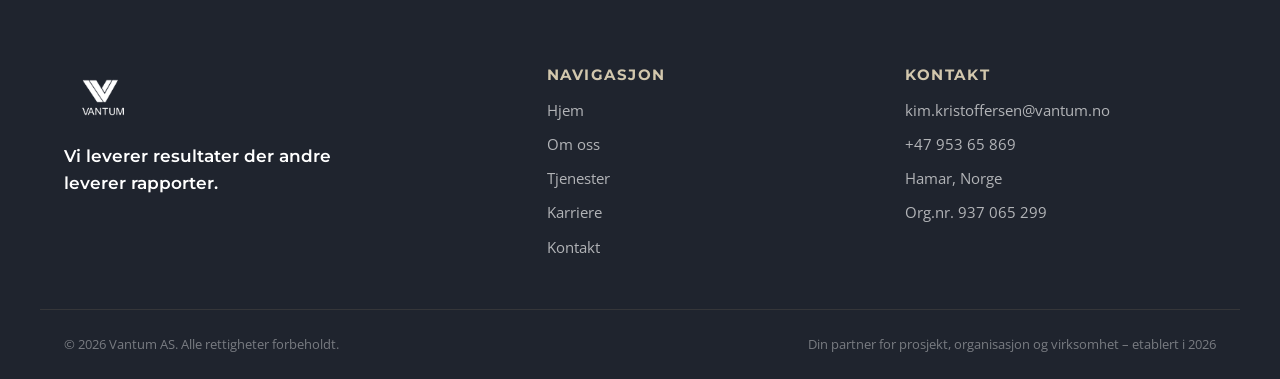
<file: om-oss.html>
<!doctype html>
<html lang="no">
<head>
<meta charset="UTF-8">
<meta name="viewport" content="width=device-width, initial-scale=1.0">
<title>Om oss – Vantum AS</title>
<meta name="description" content="Vantum ble etablert fordi vi så et gap mellom det som planlegges, og det som faktisk leveres. Møt mennesket bak Vantum og vår arbeidsmetodikk.">
<link rel="icon" type="image/png" sizes="32x32" href="assets/logo/favicon-32.png">
<link rel="icon" type="image/png" sizes="64x64" href="assets/logo/favicon-64.png">
<link rel="preconnect" href="https://fonts.googleapis.com">
<link rel="preconnect" href="https://fonts.gstatic.com" crossorigin>
<link href="https://fonts.googleapis.com/css2?family=Montserrat:wght@500;600;700;800&family=Open+Sans:wght@400;500;600;700&display=swap" rel="stylesheet">
<link rel="stylesheet" href="css/style.css?v=14">
</head>
<body>

<a class="skip-link" href="#main">Hopp til hovedinnhold</a>

<div class="progress-rail" aria-hidden="true"><div class="progress-fill" id="progress-fill"></div></div>

<header class="site-header" id="site-header">
  <div class="container header-inner">
    <a href="index.html" class="brand" aria-label="Vantum AS – til forsiden">
      <img src="assets/logo/vantum-full-color.png" alt="Vantum AS" class="brand-logo">
    </a>

    <nav class="main-nav" aria-label="Hovednavigasjon">
      <a href="index.html" class="nav-link">Hjem</a>
      <a href="tjenester.html" class="nav-link">Tjenester</a>
      <a href="karriere.html" class="nav-link">Karriere</a>
      <a href="om-oss.html" class="nav-link is-active">Om oss</a>
      <a href="kontakt.html" class="btn btn-primary btn-sm nav-cta">Kontakt oss</a>
    </nav>

    <button class="menu-toggle" id="menu-toggle" aria-label="Åpne meny" aria-expanded="false" aria-controls="mobile-nav">
      <span></span><span></span><span></span>
    </button>
  </div>

  <div class="mobile-nav" id="mobile-nav">
    <a href="index.html" class="mobile-nav-link">Hjem</a>
    <a href="tjenester.html" class="mobile-nav-link">Tjenester</a>
    <a href="karriere.html" class="mobile-nav-link">Karriere</a>
    <a href="om-oss.html" class="mobile-nav-link">Om oss</a>
    <a href="kontakt.html" class="btn btn-primary mobile-nav-cta">Kontakt oss</a>
  </div>
</header>

<main id="main">

  <section class="page-hero">
    <div class="hero-bg" aria-hidden="true">
      <div class="hero-grid"></div>
      <div class="hero-glow hero-glow-a"></div>
      <div class="hero-glow hero-glow-b"></div>
    </div>
    <img src="assets/logo/vantum-mark-white.png" alt="" aria-hidden="true" class="hero-mark">
    <div class="container page-hero-inner">
      <p class="eyebrow reveal" data-reveal>OM OSS</p>
      <h1 data-reveal>Vi går inn. Vi leverer. Vi bygger deg sterkere.</h1>
      <div class="page-hero-subtitle reveal" data-reveal>
        <p>Vantum er et nytt selskap, men menneskene bak har bred og lang erfaring. Vi ønsker å omsette mer enn 20 års operativ praksis til konkret hjelp for virksomheter som trenger noen som faktisk tar ansvar.</p>
      </div>
    </div>
  </section>

  <section class="section section--light">
    <div class="container container--narrow" data-reveal-group>
      <p class="eyebrow eyebrow--dark" data-reveal>VÅR FILOSOFI</p>
      <h2 data-reveal>Erfaring og nettverk satt i arbeid.</h2>
      <p data-reveal>Vantum ble etablert fordi vi så et gap mellom det som planlegges, og det som faktisk leveres. Bransjen mangler ikke gode konsulenter, men konsulenter som tar operativt ansvar og eierskap til resultatet.</p>
      <p data-reveal>Grunnlaget for det vi tilbyr, er mer enn 20 år i operative roller – fra tekniker på gulvet til nasjonal leder med ansvar for store team, store kontrakter og krevende leveranser.</p>
      <p data-reveal>Vantum har et nettverk av erfarne fagpersoner med operativ bakgrunn, som deler selskapets tilnærming til og tanker om ansvar og gjennomføring. Det betyr at du alltid får riktig kompetanse, uavhengig av oppdragets omfang.</p>
      <p data-reveal>Når vi avslutter et oppdrag, er målet at kunden skal sitte igjen med en organisasjon som fungerer bedre enn da vi kom. Kunden skal ha styrket kapasitet og klarere struktur, uten at de er avhengige av oss i fortsettelsen.</p>
      <a href="tjenester.html" class="text-link" data-reveal>
        Les mer om våre tjenester
        <svg width="16" height="16" viewBox="0 0 24 24" fill="none" stroke="currentColor" stroke-width="2" stroke-linecap="round" stroke-linejoin="round"><line x1="5" y1="12" x2="19" y2="12"></line><polyline points="12 5 19 12 12 19"></polyline></svg>
      </a>
    </div>
  </section>

  <section class="section section--dark">
    <div class="container">
      <p class="eyebrow" data-reveal>SLIK JOBBER VI</p>
      <h2 data-reveal>Vår arbeidsmetodikk</h2>
      <p class="section-subtitle" data-reveal>Vi bruker den samme tilnærmingen, uavhengig av om du trenger hjelp i en krise eller vil bygge noe nytt på riktig måte fra starten.</p>

      <div class="method-grid">
        <div data-reveal-group>
          <p class="method-col-label" data-reveal>NÅR NOE HAR GÅTT GALT</p>
          <div class="method-step" data-reveal>
            <span class="method-step-index">01</span>
            <div><h4>Vi går raskt inn</h4><p>Vi mobiliserer uten å bruke unødvendig mye tid på forberedelser. Første prioritet er å forstå situasjonen, ikke å presentere oss selv.</p></div>
          </div>
          <div class="method-step" data-reveal>
            <span class="method-step-index">02</span>
            <div><h4>Vi etablerer struktur</h4><p>Vi utarbeider umiddelbart et tydelig rammeverk for styring, beslutninger og ansvar. Kaos er sjelden problemet – uklarhet er.</p></div>
          </div>
          <div class="method-step" data-reveal>
            <span class="method-step-index">03</span>
            <div><h4>Vi sørger for en stabil fremdrift</h4><p>Leveransene begynner å tikke inn. Teamet vet hva som gjelder. Marginen er i fokus fra dag én.</p></div>
          </div>
          <div class="method-step" data-reveal>
            <span class="method-step-index">04</span>
            <div><h4>Vi sikrer resultatet og trekker oss ut</h4><p>Oppdraget er fullført. Kunden sitter igjen med styrket kapasitet – ikke ny avhengighet.</p></div>
          </div>
        </div>

        <div data-reveal-group>
          <p class="method-col-label" data-reveal>NÅR NOE NYTT SKAL BYGGES</p>
          <div class="method-step" data-reveal>
            <span class="method-step-index">01</span>
            <div><h4>Vi kobles på tidlig</h4><p>Vi bidrar med struktur, kompetanse og operativt ansvar fra første dag – ikke etter at problemene har oppstått.</p></div>
          </div>
          <div class="method-step" data-reveal>
            <span class="method-step-index">02</span>
            <div><h4>Vi utarbeider et solid rammeverk</h4><p>Styringsmodell, roller og fremdriftsplan utarbeides slik at prosjektet starter riktig og holder stødig kurs videre.</p></div>
          </div>
          <div class="method-step" data-reveal>
            <span class="method-step-index">03</span>
            <div><h4>Vi følger opp gjennom hele løpet</h4><p>Vi holder kommersielt fokus og justerer underveis. Målet er alltid at leveransen skjer innenfor avtalte tidsfrister, rammer og marginer.</p></div>
          </div>
          <div class="method-step" data-reveal>
            <span class="method-step-index">04</span>
            <div><h4>Vi overleverer og trekker oss ut</h4><p>Kunden eier resultatet og skal ha kapasitet til å forvalte det som skjer videre – uten oss.</p></div>
          </div>
        </div>
      </div>

      <div class="scenario-cta" data-reveal>
        <a href="kontakt.html" class="btn btn-primary btn-lg">
          Avklar behovet på 30 minutter
          <svg width="18" height="18" viewBox="0 0 24 24" fill="none" stroke="currentColor" stroke-width="2" stroke-linecap="round" stroke-linejoin="round"><line x1="5" y1="12" x2="19" y2="12"></line><polyline points="12 5 19 12 12 19"></polyline></svg>
        </a>
      </div>
    </div>
  </section>

  <section class="section section--light">
    <div class="container">
      <p class="eyebrow eyebrow--dark" data-reveal>PERSONEN BAK VANTUM</p>

      <div class="person-grid" data-reveal-group>
        <div data-reveal>
          <img src="assets/img/kim-kristoffersen.jpg" alt="Kim Kristoffersen" class="person-photo">
          <h3 class="person-name">Kim Kristoffersen</h3>
          <p class="person-role">Daglig leder</p>
        </div>

        <div>
          <p class="person-quote" data-reveal>«Når vi går inn i et oppdrag, er målet alltid det samme: at kunden skal stå sterkere den dagen vi trekker oss ut.»<br><span class="person-quote-attr">— Kim Kristoffersen, daglig leder</span></p>

          <div class="person-bio" data-reveal>
            <p>Kim Kristoffersen har mer enn 20 års erfaring fra operative og kommersielle stillinger i norsk og internasjonal infrastruktur og telekommunikasjon. Han har ledet store team, hatt ansvar for prosjekter med betydelig omsetning og har vært med på å bygge opp virksomheter fra bunnen av – alltid med fokus på gjennomføring, bunnlinje og reelle resultater.</p>
            <p>Kim Kristoffersen kjenner bransjen fra begge sider: både som tekniker på gulvet og som leder på høyt nivå. Dette har gitt ham en forståelse for hva som faktisk skaper verdi, og hva som bare skaper støy.</p>
            <p>Nettverket Kim Kristoffersen har bygget opp over to tiår, er en sentral del av det Vantum kan tilby. Det dreier seg om personlige relasjoner til fagpersoner, beslutningstakere og samarbeidspartnere, ikke bare et register over kontakter.</p>
          </div>

          <div class="person-tags" data-reveal>
            <span class="pill">Prosjektledelse</span>
            <span class="pill">Planlegging av infrastruktur</span>
            <span class="pill">Operativ ledelse</span>
            <span class="pill">Anbudsstøtte</span>
            <span class="pill">Forretningsutvikling</span>
          </div>

          <a href="mailto:kim.kristoffersen@vantum.no" class="text-link" data-reveal>
            kim.kristoffersen@vantum.no
            <svg width="16" height="16" viewBox="0 0 24 24" fill="none" stroke="currentColor" stroke-width="2" stroke-linecap="round" stroke-linejoin="round"><line x1="5" y1="12" x2="19" y2="12"></line><polyline points="12 5 19 12 12 19"></polyline></svg>
          </a>
        </div>
      </div>
    </div>
  </section>

</main>

<footer class="site-footer">
  <div class="container footer-grid">
    <div class="footer-brand">
      <img src="assets/logo/vantum-full-white.png" alt="Vantum AS" class="footer-logo">
      <p class="footer-tagline">Vi leverer resultater der andre leverer rapporter.</p>
    </div>

    <div class="footer-col">
      <p class="footer-heading">NAVIGASJON</p>
      <a href="index.html">Hjem</a>
      <a href="om-oss.html">Om oss</a>
      <a href="tjenester.html">Tjenester</a>
      <a href="karriere.html">Karriere</a>
      <a href="kontakt.html">Kontakt</a>
    </div>

    <div class="footer-col">
      <p class="footer-heading">KONTAKT</p>
      <a href="mailto:kim.kristoffersen@vantum.no">kim.kristoffersen@vantum.no</a>
      <a href="tel:+4795365869">+47 953 65 869</a>
      <p>Hamar, Norge</p>
      <p>Org.nr. 937 065 299</p>
    </div>
  </div>

  <div class="container footer-bottom">
    <p>© 2026 Vantum AS. Alle rettigheter forbeholdt.</p>
    <p>Din partner for prosjekt, organisasjon og virksomhet – etablert i 2026</p>
  </div>
</footer>

<script src="js/main.js?v=2"></script>
</body>
</html>
</file>
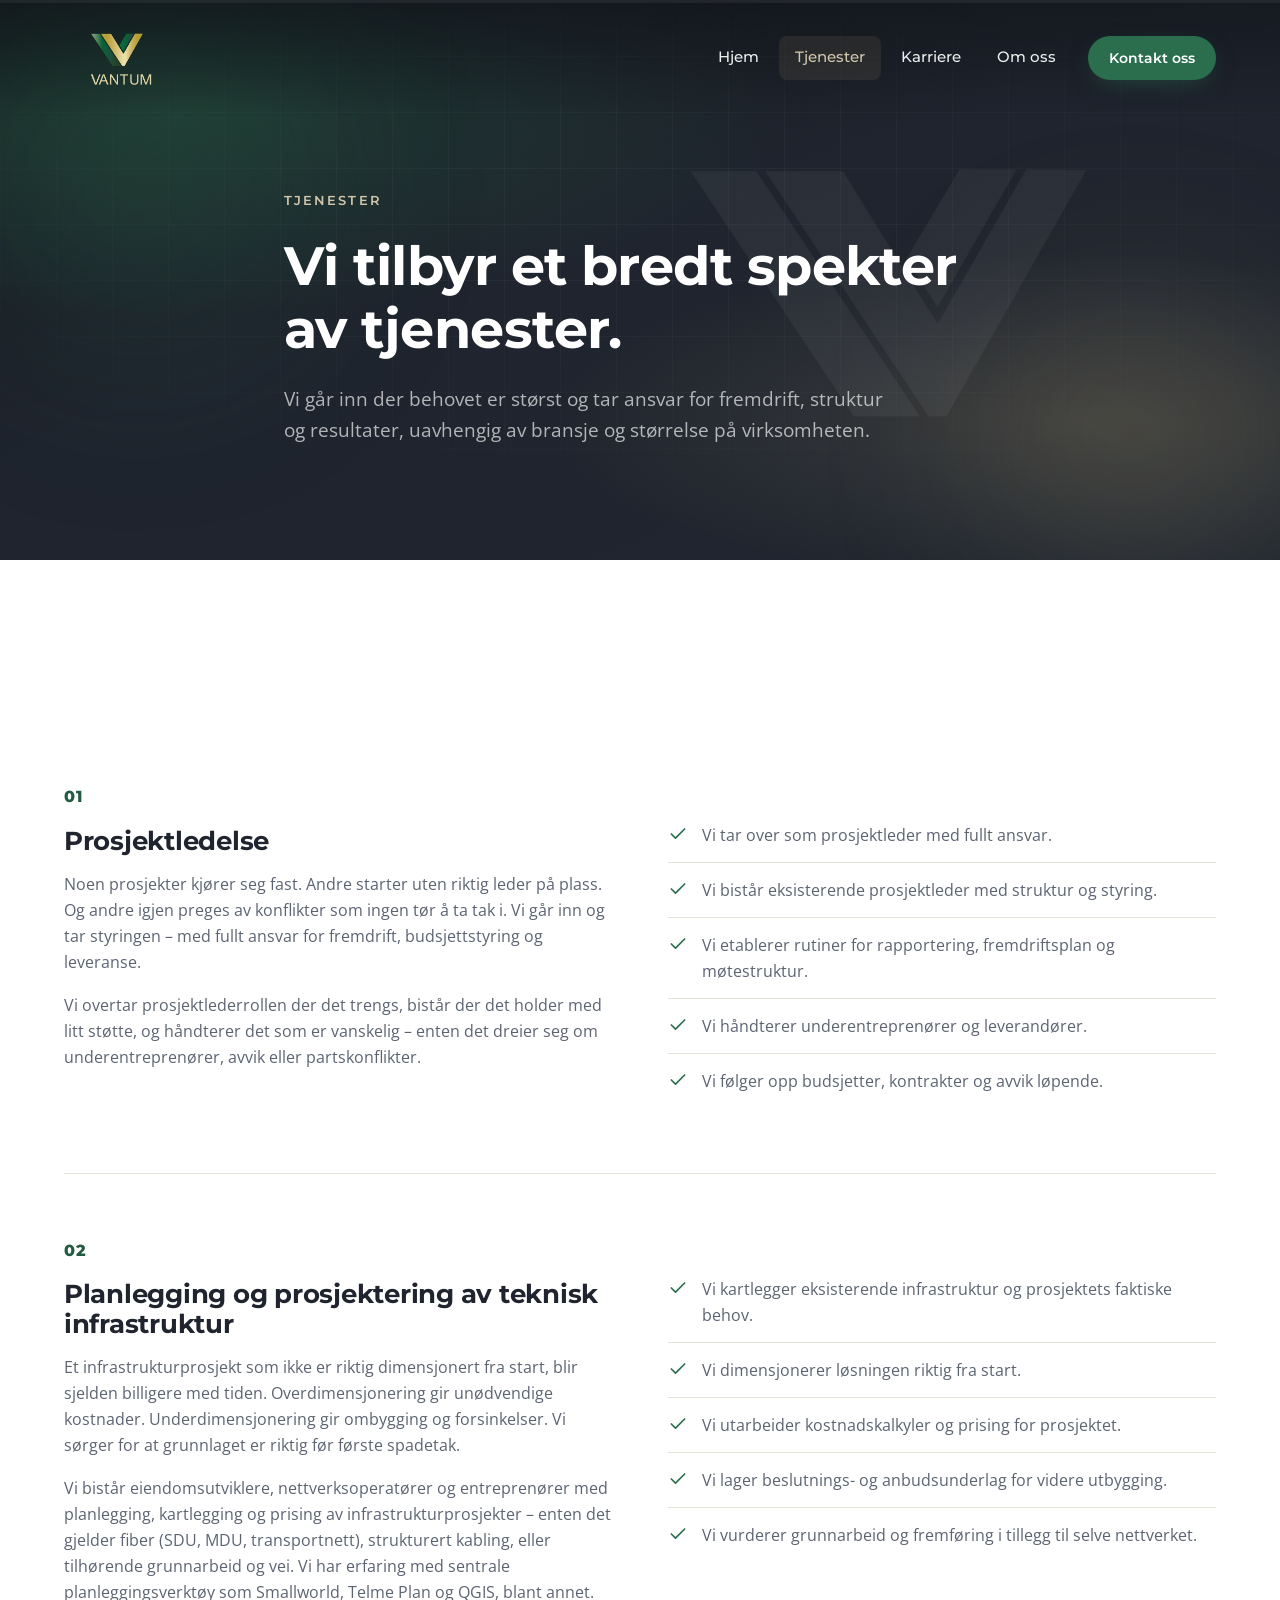
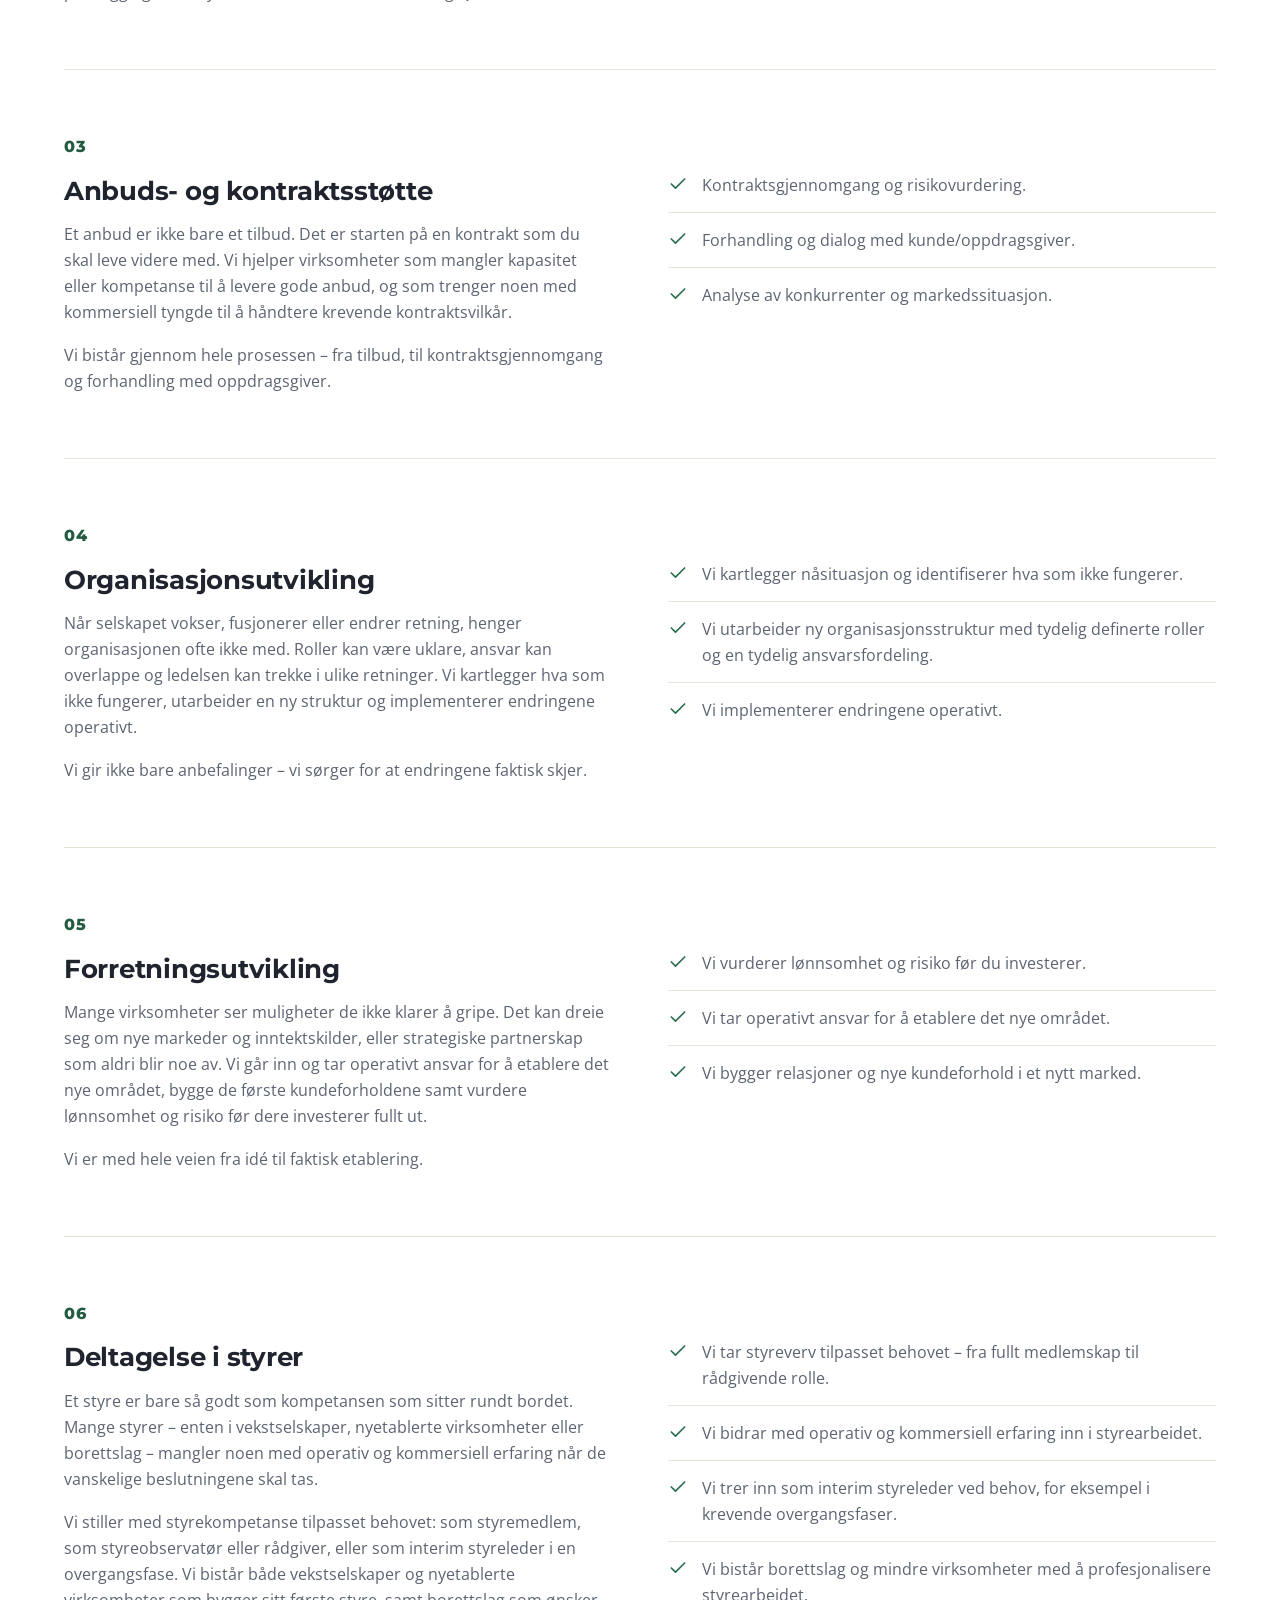
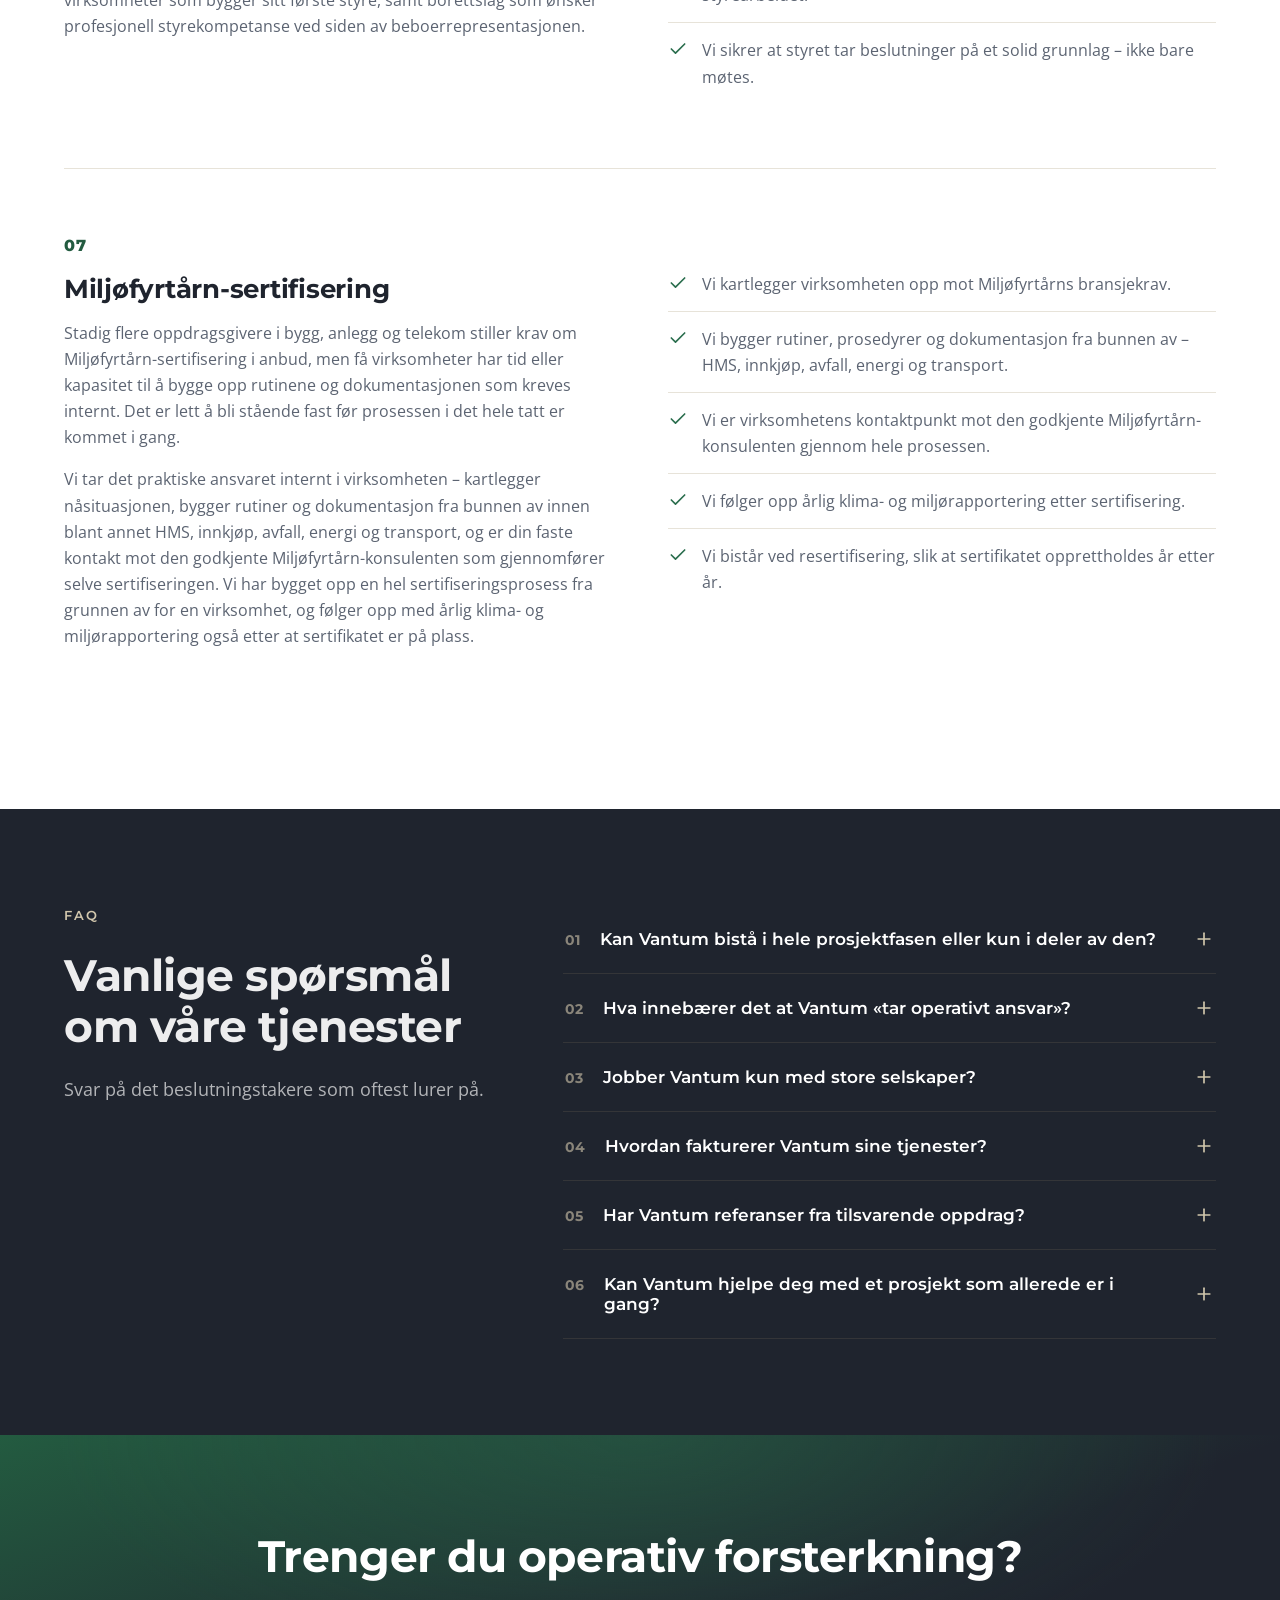
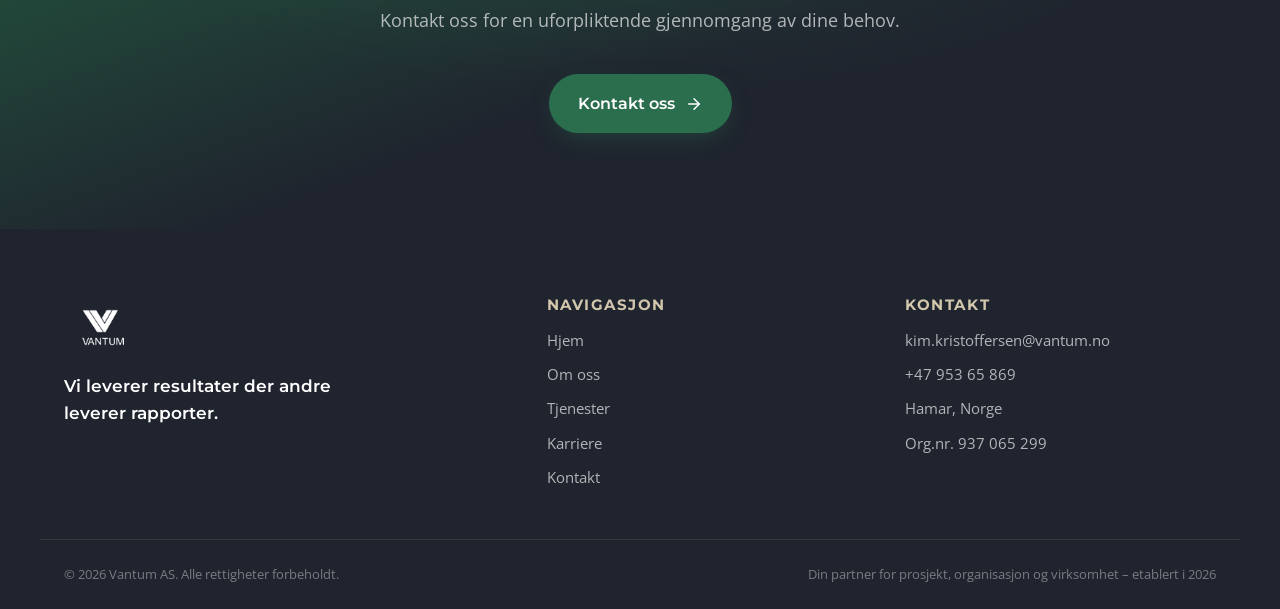
<file: tjenester.html>
<!doctype html>
<html lang="no">
<head>
<meta charset="UTF-8">
<meta name="viewport" content="width=device-width, initial-scale=1.0">
<title>Tjenester – Vantum AS</title>
<meta name="description" content="Prosjektledelse, planlegging og prosjektering av teknisk infrastruktur, anbuds- og kontraktsstøtte, organisasjonsutvikling, forretningsutvikling, deltagelse i styrer og Miljøfyrtårn-sertifisering. Vi går inn der behovet er størst og tar ansvar for resultatet.">
<link rel="icon" type="image/png" sizes="32x32" href="assets/logo/favicon-32.png">
<link rel="icon" type="image/png" sizes="64x64" href="assets/logo/favicon-64.png">
<link rel="preconnect" href="https://fonts.googleapis.com">
<link rel="preconnect" href="https://fonts.gstatic.com" crossorigin>
<link href="https://fonts.googleapis.com/css2?family=Montserrat:wght@500;600;700;800&family=Open+Sans:wght@400;500;600;700&display=swap" rel="stylesheet">
<link rel="stylesheet" href="css/style.css?v=14">
</head>
<body>

<a class="skip-link" href="#main">Hopp til hovedinnhold</a>

<div class="progress-rail" aria-hidden="true"><div class="progress-fill" id="progress-fill"></div></div>

<header class="site-header" id="site-header">
  <div class="container header-inner">
    <a href="index.html" class="brand" aria-label="Vantum AS – til forsiden">
      <img src="assets/logo/vantum-full-color.png" alt="Vantum AS" class="brand-logo">
    </a>

    <nav class="main-nav" aria-label="Hovednavigasjon">
      <a href="index.html" class="nav-link">Hjem</a>
      <a href="tjenester.html" class="nav-link is-active">Tjenester</a>
      <a href="karriere.html" class="nav-link">Karriere</a>
      <a href="om-oss.html" class="nav-link">Om oss</a>
      <a href="kontakt.html" class="btn btn-primary btn-sm nav-cta">Kontakt oss</a>
    </nav>

    <button class="menu-toggle" id="menu-toggle" aria-label="Åpne meny" aria-expanded="false" aria-controls="mobile-nav">
      <span></span><span></span><span></span>
    </button>
  </div>

  <div class="mobile-nav" id="mobile-nav">
    <a href="index.html" class="mobile-nav-link">Hjem</a>
    <a href="tjenester.html" class="mobile-nav-link">Tjenester</a>
    <a href="karriere.html" class="mobile-nav-link">Karriere</a>
    <a href="om-oss.html" class="mobile-nav-link">Om oss</a>
    <a href="kontakt.html" class="btn btn-primary mobile-nav-cta">Kontakt oss</a>
  </div>
</header>

<main id="main">

  <section class="page-hero">
    <div class="hero-bg" aria-hidden="true">
      <div class="hero-grid"></div>
      <div class="hero-glow hero-glow-a"></div>
      <div class="hero-glow hero-glow-b"></div>
    </div>
    <img src="assets/logo/vantum-mark-white.png" alt="" aria-hidden="true" class="hero-mark">
    <div class="container page-hero-inner">
      <p class="eyebrow reveal" data-reveal>TJENESTER</p>
      <h1 data-reveal>Vi tilbyr et bredt spekter av tjenester.</h1>
      <div class="page-hero-subtitle reveal" data-reveal>
        <p>Vi går inn der behovet er størst og tar ansvar for fremdrift, struktur og resultater, uavhengig av bransje og størrelse på virksomheten.</p>
      </div>
    </div>
  </section>

  <section class="section section--light">
    <div class="container">
      <div class="service-list">

        <div class="service-block" data-reveal-group>
          <div data-reveal>
            <span class="service-index">01</span>
            <h3>Prosjektledelse</h3>
            <p>Noen prosjekter kjører seg fast. Andre starter uten riktig leder på plass. Og andre igjen preges av konflikter som ingen tør å ta tak i. Vi går inn og tar styringen – med fullt ansvar for fremdrift, budsjettstyring og leveranse.</p>
            <p>Vi overtar prosjektlederrollen der det trengs, bistår der det holder med litt støtte, og håndterer det som er vanskelig – enten det dreier seg om underentreprenører, avvik eller partskonflikter.</p>
          </div>
          <div class="checklist" data-reveal>
            <div class="checklist-item">
              <svg class="checklist-icon" width="20" height="20" viewBox="0 0 24 24" fill="none" stroke="currentColor" stroke-width="2" stroke-linecap="round" stroke-linejoin="round"><polyline points="20 6 9 17 4 12"></polyline></svg>
              <p>Vi tar over som prosjektleder med fullt ansvar.</p>
            </div>
            <div class="checklist-item">
              <svg class="checklist-icon" width="20" height="20" viewBox="0 0 24 24" fill="none" stroke="currentColor" stroke-width="2" stroke-linecap="round" stroke-linejoin="round"><polyline points="20 6 9 17 4 12"></polyline></svg>
              <p>Vi bistår eksisterende prosjektleder med struktur og styring.</p>
            </div>
            <div class="checklist-item">
              <svg class="checklist-icon" width="20" height="20" viewBox="0 0 24 24" fill="none" stroke="currentColor" stroke-width="2" stroke-linecap="round" stroke-linejoin="round"><polyline points="20 6 9 17 4 12"></polyline></svg>
              <p>Vi etablerer rutiner for rapportering, fremdriftsplan og møtestruktur.</p>
            </div>
            <div class="checklist-item">
              <svg class="checklist-icon" width="20" height="20" viewBox="0 0 24 24" fill="none" stroke="currentColor" stroke-width="2" stroke-linecap="round" stroke-linejoin="round"><polyline points="20 6 9 17 4 12"></polyline></svg>
              <p>Vi håndterer underentreprenører og leverandører.</p>
            </div>
            <div class="checklist-item">
              <svg class="checklist-icon" width="20" height="20" viewBox="0 0 24 24" fill="none" stroke="currentColor" stroke-width="2" stroke-linecap="round" stroke-linejoin="round"><polyline points="20 6 9 17 4 12"></polyline></svg>
              <p>Vi følger opp budsjetter, kontrakter og avvik løpende.</p>
            </div>
          </div>
        </div>

        <div class="service-block" data-reveal-group>
          <div data-reveal>
            <span class="service-index">02</span>
            <h3>Planlegging og prosjektering av teknisk infrastruktur</h3>
            <p>Et infrastrukturprosjekt som ikke er riktig dimensjonert fra start, blir sjelden billigere med tiden. Overdimensjonering gir unødvendige kostnader. Underdimensjonering gir ombygging og forsinkelser. Vi sørger for at grunnlaget er riktig før første spadetak.</p>
            <p>Vi bistår eiendomsutviklere, nettverksoperatører og entreprenører med planlegging, kartlegging og prising av infrastrukturprosjekter – enten det gjelder fiber (SDU, MDU, transportnett), strukturert kabling, eller tilhørende grunnarbeid og vei. Vi har erfaring med sentrale planleggingsverktøy som Smallworld, Telme Plan og QGIS, blant annet.</p>
          </div>
          <div class="checklist" data-reveal>
            <div class="checklist-item">
              <svg class="checklist-icon" width="20" height="20" viewBox="0 0 24 24" fill="none" stroke="currentColor" stroke-width="2" stroke-linecap="round" stroke-linejoin="round"><polyline points="20 6 9 17 4 12"></polyline></svg>
              <p>Vi kartlegger eksisterende infrastruktur og prosjektets faktiske behov.</p>
            </div>
            <div class="checklist-item">
              <svg class="checklist-icon" width="20" height="20" viewBox="0 0 24 24" fill="none" stroke="currentColor" stroke-width="2" stroke-linecap="round" stroke-linejoin="round"><polyline points="20 6 9 17 4 12"></polyline></svg>
              <p>Vi dimensjonerer løsningen riktig fra start.</p>
            </div>
            <div class="checklist-item">
              <svg class="checklist-icon" width="20" height="20" viewBox="0 0 24 24" fill="none" stroke="currentColor" stroke-width="2" stroke-linecap="round" stroke-linejoin="round"><polyline points="20 6 9 17 4 12"></polyline></svg>
              <p>Vi utarbeider kostnadskalkyler og prising for prosjektet.</p>
            </div>
            <div class="checklist-item">
              <svg class="checklist-icon" width="20" height="20" viewBox="0 0 24 24" fill="none" stroke="currentColor" stroke-width="2" stroke-linecap="round" stroke-linejoin="round"><polyline points="20 6 9 17 4 12"></polyline></svg>
              <p>Vi lager beslutnings- og anbudsunderlag for videre utbygging.</p>
            </div>
            <div class="checklist-item">
              <svg class="checklist-icon" width="20" height="20" viewBox="0 0 24 24" fill="none" stroke="currentColor" stroke-width="2" stroke-linecap="round" stroke-linejoin="round"><polyline points="20 6 9 17 4 12"></polyline></svg>
              <p>Vi vurderer grunnarbeid og fremføring i tillegg til selve nettverket.</p>
            </div>
          </div>
        </div>

        <div class="service-block" data-reveal-group>
          <div data-reveal>
            <span class="service-index">03</span>
            <h3>Anbuds- og kontraktsstøtte</h3>
            <p>Et anbud er ikke bare et tilbud. Det er starten på en kontrakt som du skal leve videre med. Vi hjelper virksomheter som mangler kapasitet eller kompetanse til å levere gode anbud, og som trenger noen med kommersiell tyngde til å håndtere krevende kontraktsvilkår.</p>
            <p>Vi bistår gjennom hele prosessen – fra tilbud, til kontraktsgjennomgang og forhandling med oppdragsgiver.</p>
          </div>
          <div class="checklist" data-reveal>
            <div class="checklist-item">
              <svg class="checklist-icon" width="20" height="20" viewBox="0 0 24 24" fill="none" stroke="currentColor" stroke-width="2" stroke-linecap="round" stroke-linejoin="round"><polyline points="20 6 9 17 4 12"></polyline></svg>
              <p>Kontraktsgjennomgang og risikovurdering.</p>
            </div>
            <div class="checklist-item">
              <svg class="checklist-icon" width="20" height="20" viewBox="0 0 24 24" fill="none" stroke="currentColor" stroke-width="2" stroke-linecap="round" stroke-linejoin="round"><polyline points="20 6 9 17 4 12"></polyline></svg>
              <p>Forhandling og dialog med kunde/oppdragsgiver.</p>
            </div>
            <div class="checklist-item">
              <svg class="checklist-icon" width="20" height="20" viewBox="0 0 24 24" fill="none" stroke="currentColor" stroke-width="2" stroke-linecap="round" stroke-linejoin="round"><polyline points="20 6 9 17 4 12"></polyline></svg>
              <p>Analyse av konkurrenter og markedssituasjon.</p>
            </div>
          </div>
        </div>

        <div class="service-block" data-reveal-group>
          <div data-reveal>
            <span class="service-index">04</span>
            <h3>Organisasjonsutvikling</h3>
            <p>Når selskapet vokser, fusjonerer eller endrer retning, henger organisasjonen ofte ikke med. Roller kan være uklare, ansvar kan overlappe og ledelsen kan trekke i ulike retninger. Vi kartlegger hva som ikke fungerer, utarbeider en ny struktur og implementerer endringene operativt.</p>
            <p>Vi gir ikke bare anbefalinger – vi sørger for at endringene faktisk skjer.</p>
          </div>
          <div class="checklist" data-reveal>
            <div class="checklist-item">
              <svg class="checklist-icon" width="20" height="20" viewBox="0 0 24 24" fill="none" stroke="currentColor" stroke-width="2" stroke-linecap="round" stroke-linejoin="round"><polyline points="20 6 9 17 4 12"></polyline></svg>
              <p>Vi kartlegger nåsituasjon og identifiserer hva som ikke fungerer.</p>
            </div>
            <div class="checklist-item">
              <svg class="checklist-icon" width="20" height="20" viewBox="0 0 24 24" fill="none" stroke="currentColor" stroke-width="2" stroke-linecap="round" stroke-linejoin="round"><polyline points="20 6 9 17 4 12"></polyline></svg>
              <p>Vi utarbeider ny organisasjonsstruktur med tydelig definerte roller og en tydelig ansvarsfordeling.</p>
            </div>
            <div class="checklist-item">
              <svg class="checklist-icon" width="20" height="20" viewBox="0 0 24 24" fill="none" stroke="currentColor" stroke-width="2" stroke-linecap="round" stroke-linejoin="round"><polyline points="20 6 9 17 4 12"></polyline></svg>
              <p>Vi implementerer endringene operativt.</p>
            </div>
          </div>
        </div>

        <div class="service-block" data-reveal-group>
          <div data-reveal>
            <span class="service-index">05</span>
            <h3>Forretningsutvikling</h3>
            <p>Mange virksomheter ser muligheter de ikke klarer å gripe. Det kan dreie seg om nye markeder og inntektskilder, eller strategiske partnerskap som aldri blir noe av. Vi går inn og tar operativt ansvar for å etablere det nye området, bygge de første kundeforholdene samt vurdere lønnsomhet og risiko før dere investerer fullt ut.</p>
            <p>Vi er med hele veien fra idé til faktisk etablering.</p>
          </div>
          <div class="checklist" data-reveal>
            <div class="checklist-item">
              <svg class="checklist-icon" width="20" height="20" viewBox="0 0 24 24" fill="none" stroke="currentColor" stroke-width="2" stroke-linecap="round" stroke-linejoin="round"><polyline points="20 6 9 17 4 12"></polyline></svg>
              <p>Vi vurderer lønnsomhet og risiko før du investerer.</p>
            </div>
            <div class="checklist-item">
              <svg class="checklist-icon" width="20" height="20" viewBox="0 0 24 24" fill="none" stroke="currentColor" stroke-width="2" stroke-linecap="round" stroke-linejoin="round"><polyline points="20 6 9 17 4 12"></polyline></svg>
              <p>Vi tar operativt ansvar for å etablere det nye området.</p>
            </div>
            <div class="checklist-item">
              <svg class="checklist-icon" width="20" height="20" viewBox="0 0 24 24" fill="none" stroke="currentColor" stroke-width="2" stroke-linecap="round" stroke-linejoin="round"><polyline points="20 6 9 17 4 12"></polyline></svg>
              <p>Vi bygger relasjoner og nye kundeforhold i et nytt marked.</p>
            </div>
          </div>
        </div>

        <div class="service-block" data-reveal-group>
          <div data-reveal>
            <span class="service-index">06</span>
            <h3>Deltagelse i styrer</h3>
            <p>Et styre er bare så godt som kompetansen som sitter rundt bordet. Mange styrer – enten i vekstselskaper, nyetablerte virksomheter eller borettslag – mangler noen med operativ og kommersiell erfaring når de vanskelige beslutningene skal tas.</p>
            <p>Vi stiller med styrekompetanse tilpasset behovet: som styremedlem, som styreobservatør eller rådgiver, eller som interim styreleder i en overgangsfase. Vi bistår både vekstselskaper og nyetablerte virksomheter som bygger sitt første styre, samt borettslag som ønsker profesjonell styrekompetanse ved siden av beboerrepresentasjonen.</p>
          </div>
          <div class="checklist" data-reveal>
            <div class="checklist-item">
              <svg class="checklist-icon" width="20" height="20" viewBox="0 0 24 24" fill="none" stroke="currentColor" stroke-width="2" stroke-linecap="round" stroke-linejoin="round"><polyline points="20 6 9 17 4 12"></polyline></svg>
              <p>Vi tar styreverv tilpasset behovet – fra fullt medlemskap til rådgivende rolle.</p>
            </div>
            <div class="checklist-item">
              <svg class="checklist-icon" width="20" height="20" viewBox="0 0 24 24" fill="none" stroke="currentColor" stroke-width="2" stroke-linecap="round" stroke-linejoin="round"><polyline points="20 6 9 17 4 12"></polyline></svg>
              <p>Vi bidrar med operativ og kommersiell erfaring inn i styrearbeidet.</p>
            </div>
            <div class="checklist-item">
              <svg class="checklist-icon" width="20" height="20" viewBox="0 0 24 24" fill="none" stroke="currentColor" stroke-width="2" stroke-linecap="round" stroke-linejoin="round"><polyline points="20 6 9 17 4 12"></polyline></svg>
              <p>Vi trer inn som interim styreleder ved behov, for eksempel i krevende overgangsfaser.</p>
            </div>
            <div class="checklist-item">
              <svg class="checklist-icon" width="20" height="20" viewBox="0 0 24 24" fill="none" stroke="currentColor" stroke-width="2" stroke-linecap="round" stroke-linejoin="round"><polyline points="20 6 9 17 4 12"></polyline></svg>
              <p>Vi bistår borettslag og mindre virksomheter med å profesjonalisere styrearbeidet.</p>
            </div>
            <div class="checklist-item">
              <svg class="checklist-icon" width="20" height="20" viewBox="0 0 24 24" fill="none" stroke="currentColor" stroke-width="2" stroke-linecap="round" stroke-linejoin="round"><polyline points="20 6 9 17 4 12"></polyline></svg>
              <p>Vi sikrer at styret tar beslutninger på et solid grunnlag – ikke bare møtes.</p>
            </div>
          </div>
        </div>

        <div class="service-block" data-reveal-group>
          <div data-reveal>
            <span class="service-index">07</span>
            <h3>Miljøfyrtårn-sertifisering</h3>
            <p>Stadig flere oppdragsgivere i bygg, anlegg og telekom stiller krav om Miljøfyrtårn-sertifisering i anbud, men få virksomheter har tid eller kapasitet til å bygge opp rutinene og dokumentasjonen som kreves internt. Det er lett å bli stående fast før prosessen i det hele tatt er kommet i gang.</p>
            <p>Vi tar det praktiske ansvaret internt i virksomheten – kartlegger nåsituasjonen, bygger rutiner og dokumentasjon fra bunnen av innen blant annet HMS, innkjøp, avfall, energi og transport, og er din faste kontakt mot den godkjente Miljøfyrtårn-konsulenten som gjennomfører selve sertifiseringen. Vi har bygget opp en hel sertifiseringsprosess fra grunnen av for en virksomhet, og følger opp med årlig klima- og miljørapportering også etter at sertifikatet er på plass.</p>
          </div>
          <div class="checklist" data-reveal>
            <div class="checklist-item">
              <svg class="checklist-icon" width="20" height="20" viewBox="0 0 24 24" fill="none" stroke="currentColor" stroke-width="2" stroke-linecap="round" stroke-linejoin="round"><polyline points="20 6 9 17 4 12"></polyline></svg>
              <p>Vi kartlegger virksomheten opp mot Miljøfyrtårns bransjekrav.</p>
            </div>
            <div class="checklist-item">
              <svg class="checklist-icon" width="20" height="20" viewBox="0 0 24 24" fill="none" stroke="currentColor" stroke-width="2" stroke-linecap="round" stroke-linejoin="round"><polyline points="20 6 9 17 4 12"></polyline></svg>
              <p>Vi bygger rutiner, prosedyrer og dokumentasjon fra bunnen av – HMS, innkjøp, avfall, energi og transport.</p>
            </div>
            <div class="checklist-item">
              <svg class="checklist-icon" width="20" height="20" viewBox="0 0 24 24" fill="none" stroke="currentColor" stroke-width="2" stroke-linecap="round" stroke-linejoin="round"><polyline points="20 6 9 17 4 12"></polyline></svg>
              <p>Vi er virksomhetens kontaktpunkt mot den godkjente Miljøfyrtårn-konsulenten gjennom hele prosessen.</p>
            </div>
            <div class="checklist-item">
              <svg class="checklist-icon" width="20" height="20" viewBox="0 0 24 24" fill="none" stroke="currentColor" stroke-width="2" stroke-linecap="round" stroke-linejoin="round"><polyline points="20 6 9 17 4 12"></polyline></svg>
              <p>Vi følger opp årlig klima- og miljørapportering etter sertifisering.</p>
            </div>
            <div class="checklist-item">
              <svg class="checklist-icon" width="20" height="20" viewBox="0 0 24 24" fill="none" stroke="currentColor" stroke-width="2" stroke-linecap="round" stroke-linejoin="round"><polyline points="20 6 9 17 4 12"></polyline></svg>
              <p>Vi bistår ved resertifisering, slik at sertifikatet opprettholdes år etter år.</p>
            </div>
          </div>
        </div>

      </div>
    </div>
  </section>

  <section class="section section--dark" id="faq">
    <div class="container faq-grid">
      <div class="faq-intro" data-reveal-group>
        <p class="eyebrow" data-reveal>FAQ</p>
        <h2 data-reveal>Vanlige spørsmål om våre tjenester</h2>
        <p class="section-subtitle" data-reveal>Svar på det beslutningstakere som oftest lurer på.</p>
      </div>

      <div class="accordion" data-reveal-group>
        <div class="accordion-item" data-reveal>
          <button class="accordion-trigger" aria-expanded="false">
            <span class="accordion-index">01</span>
            <span class="accordion-question">Kan Vantum bistå i hele prosjektfasen eller kun i deler av den?</span>
            <svg class="accordion-icon" width="20" height="20" viewBox="0 0 24 24" fill="none" stroke="currentColor" stroke-width="2" stroke-linecap="round" stroke-linejoin="round"><line x1="12" y1="5" x2="12" y2="19"></line><line x1="5" y1="12" x2="19" y2="12"></line></svg>
          </button>
          <div class="accordion-panel">
            <p>Vi tilpasser engasjementet til ditt behov. Vi kan bistå i en kritisk fase, gjennom hele prosjektløpet eller være en løpende kapasitetsstøtte i tillegg til din egen organisasjon.</p>
          </div>
        </div>
        <div class="accordion-item" data-reveal>
          <button class="accordion-trigger" aria-expanded="false">
            <span class="accordion-index">02</span>
            <span class="accordion-question">Hva innebærer det at Vantum «tar operativt ansvar»?</span>
            <svg class="accordion-icon" width="20" height="20" viewBox="0 0 24 24" fill="none" stroke="currentColor" stroke-width="2" stroke-linecap="round" stroke-linejoin="round"><line x1="12" y1="5" x2="12" y2="19"></line><line x1="5" y1="12" x2="19" y2="12"></line></svg>
          </button>
          <div class="accordion-panel">
            <p>Det betyr at vi ikke bare gir råd, men går inn i rollen som for eksempel prosjektleder eller prosjektsjef, tar beslutninger og eier leveransen i den perioden vi er engasjert. Du slipper å følge oss opp – vi følger opp deg.</p>
          </div>
        </div>
        <div class="accordion-item" data-reveal>
          <button class="accordion-trigger" aria-expanded="false">
            <span class="accordion-index">03</span>
            <span class="accordion-question">Jobber Vantum kun med store selskaper?</span>
            <svg class="accordion-icon" width="20" height="20" viewBox="0 0 24 24" fill="none" stroke="currentColor" stroke-width="2" stroke-linecap="round" stroke-linejoin="round"><line x1="12" y1="5" x2="12" y2="19"></line><line x1="5" y1="12" x2="19" y2="12"></line></svg>
          </button>
          <div class="accordion-panel">
            <p>Nei. Vi jobber med alle typer virksomheter – fra mindre selskaper i vekst til større organisasjoner i omstilling. Det som avgjør om vi er riktig partner, er ikke størrelsen på firmaet, men firmaets behov.</p>
          </div>
        </div>
        <div class="accordion-item" data-reveal>
          <button class="accordion-trigger" aria-expanded="false">
            <span class="accordion-index">04</span>
            <span class="accordion-question">Hvordan fakturerer Vantum sine tjenester?</span>
            <svg class="accordion-icon" width="20" height="20" viewBox="0 0 24 24" fill="none" stroke="currentColor" stroke-width="2" stroke-linecap="round" stroke-linejoin="round"><line x1="12" y1="5" x2="12" y2="19"></line><line x1="5" y1="12" x2="19" y2="12"></line></svg>
          </button>
          <div class="accordion-panel">
            <p>Vi tilpasser kommersielle modeller til oppdragets art og varighet. Ta kontakt for en uforpliktende samtale, så finner vi en modell som passer for begge parter.</p>
          </div>
        </div>
        <div class="accordion-item" data-reveal>
          <button class="accordion-trigger" aria-expanded="false">
            <span class="accordion-index">05</span>
            <span class="accordion-question">Har Vantum referanser fra tilsvarende oppdrag?</span>
            <svg class="accordion-icon" width="20" height="20" viewBox="0 0 24 24" fill="none" stroke="currentColor" stroke-width="2" stroke-linecap="round" stroke-linejoin="round"><line x1="12" y1="5" x2="12" y2="19"></line><line x1="5" y1="12" x2="19" y2="12"></line></svg>
          </button>
          <div class="accordion-panel">
            <p>Vantum er et nytt selskap, og vi er åpne om det. Det vi kan tilby, er grunnleggerens lange erfaring og bakgrunn fra tilsvarende oppdrag i tidligere roller. Møt oss for en uforpliktende samtale, så forteller vi mer konkret hva vi kan hjelpe deg med.</p>
          </div>
        </div>
        <div class="accordion-item" data-reveal>
          <button class="accordion-trigger" aria-expanded="false">
            <span class="accordion-index">06</span>
            <span class="accordion-question">Kan Vantum hjelpe deg med et prosjekt som allerede er i gang?</span>
            <svg class="accordion-icon" width="20" height="20" viewBox="0 0 24 24" fill="none" stroke="currentColor" stroke-width="2" stroke-linecap="round" stroke-linejoin="round"><line x1="12" y1="5" x2="12" y2="19"></line><line x1="5" y1="12" x2="19" y2="12"></line></svg>
          </button>
          <div class="accordion-panel">
            <p>Absolutt. Vi er vant til å tre inn i pågående oppdrag, raskt danne oss en situasjonsforståelse og bidra med styrken som trengs for å få ting på rett kurs.</p>
          </div>
        </div>
      </div>
    </div>
  </section>

  <section class="section section--cta">
    <div class="container">
      <h2 data-reveal>Trenger du operativ forsterkning?</h2>
      <p class="section-subtitle" data-reveal>Kontakt oss for en uforpliktende gjennomgang av dine behov.</p>
      <div class="hero-actions hero-actions--center" data-reveal>
        <a href="kontakt.html" class="btn btn-primary btn-lg">
          Kontakt oss
          <svg width="18" height="18" viewBox="0 0 24 24" fill="none" stroke="currentColor" stroke-width="2" stroke-linecap="round" stroke-linejoin="round"><line x1="5" y1="12" x2="19" y2="12"></line><polyline points="12 5 19 12 12 19"></polyline></svg>
        </a>
      </div>
    </div>
  </section>

</main>

<footer class="site-footer">
  <div class="container footer-grid">
    <div class="footer-brand">
      <img src="assets/logo/vantum-full-white.png" alt="Vantum AS" class="footer-logo">
      <p class="footer-tagline">Vi leverer resultater der andre leverer rapporter.</p>
    </div>

    <div class="footer-col">
      <p class="footer-heading">NAVIGASJON</p>
      <a href="index.html">Hjem</a>
      <a href="om-oss.html">Om oss</a>
      <a href="tjenester.html">Tjenester</a>
      <a href="karriere.html">Karriere</a>
      <a href="kontakt.html">Kontakt</a>
    </div>

    <div class="footer-col">
      <p class="footer-heading">KONTAKT</p>
      <a href="mailto:kim.kristoffersen@vantum.no">kim.kristoffersen@vantum.no</a>
      <a href="tel:+4795365869">+47 953 65 869</a>
      <p>Hamar, Norge</p>
      <p>Org.nr. 937 065 299</p>
    </div>
  </div>

  <div class="container footer-bottom">
    <p>© 2026 Vantum AS. Alle rettigheter forbeholdt.</p>
    <p>Din partner for prosjekt, organisasjon og virksomhet – etablert i 2026</p>
  </div>
</footer>

<script src="js/main.js?v=2"></script>
</body>
</html>
</file>
<file: css/style.css>
/* ============================================
   Vantum AS — Design Tokens
   ============================================ */
:root{
  /* Brand colors (sourced from vantum.no) */
  --color-charcoal: #1F242E;
  --color-charcoal-light: #2A3140;
  --color-charcoal-lighter: #363E4E;
  --color-green: #2B6E4E;
  --color-green-dark: #235B40;
  --color-green-light: #3A8A63;
  --color-gold: #B5A478;
  --color-gold-light: #D2C7AD;
  --color-white: #FFFFFF;
  --color-off-white: #F7F6F3;
  --color-border-dark: rgba(181,164,120,0.14);
  --color-border-light: #E7E3D9;

  --text-on-dark: rgba(255,255,255,0.92);
  --text-on-dark-muted: rgba(255,255,255,0.66);
  --text-on-light: var(--color-charcoal);
  --text-on-light-muted: #5C6472;

  /* Typography */
  --font-heading: 'Montserrat', sans-serif;
  --font-body: 'Open Sans', sans-serif;

  /* Spacing scale (marketing/standard density) */
  --space-xs: 8px;
  --space-sm: 16px;
  --space-md: 24px;
  --space-lg: 40px;
  --space-xl: 64px;
  --space-2xl: 96px;

  /* Motion */
  --ease-out: cubic-bezier(0.16, 1, 0.3, 1);
  --dur-fast: 200ms;
  --dur-base: 450ms;
  --dur-slow: 700ms;

  --header-h: 116px;
  --container-w: 1200px;
}

@media (prefers-reduced-motion: reduce){
  *, *::before, *::after{
    animation-duration: 0.001ms !important;
    animation-iteration-count: 1 !important;
    transition-duration: 0.001ms !important;
    scroll-behavior: auto !important;
  }
}

/* ============================================
   Reset
   ============================================ */
*, *::before, *::after{ box-sizing: border-box; }
html{ scroll-behavior: smooth; }
body{
  margin: 0;
  font-family: var(--font-body);
  color: var(--text-on-light);
  background: var(--color-white);
  -webkit-font-smoothing: antialiased;
  line-height: 1.6;
  font-size: 16px;
}
img{ max-width: 100%; display: block; }
a{ color: inherit; text-decoration: none; }
h1,h2,h3,h4{
  font-family: var(--font-heading);
  margin: 0;
  line-height: 1.15;
  letter-spacing: -0.01em;
}
p{ margin: 0; }
button{ font-family: inherit; }
ul{ margin: 0; padding: 0; list-style: none; }

.container{
  width: 100%;
  max-width: var(--container-w);
  margin: 0 auto;
  padding: 0 24px;
}

.skip-link{
  position: absolute;
  left: -9999px;
  top: 0;
  background: var(--color-green);
  color: #fff;
  padding: 12px 20px;
  z-index: 1000;
  border-radius: 0 0 8px 0;
}
.skip-link:focus{ left: 0; }

/* ============================================
   Buttons
   ============================================ */
.btn{
  display: inline-flex;
  align-items: center;
  gap: 10px;
  font-family: var(--font-heading);
  font-weight: 600;
  font-size: 15px;
  padding: 14px 24px;
  border-radius: 999px;
  border: 1.5px solid transparent;
  cursor: pointer;
  transition: transform var(--dur-fast) var(--ease-out),
              background-color var(--dur-fast) var(--ease-out),
              border-color var(--dur-fast) var(--ease-out),
              box-shadow var(--dur-fast) var(--ease-out);
  white-space: nowrap;
}
.btn svg{ transition: transform var(--dur-fast) var(--ease-out); flex-shrink: 0; }
.btn:hover{ transform: translateY(-2px); }
.btn:hover svg{ transform: translateX(3px); }
.btn:active{ transform: translateY(0); }
.btn:focus-visible{ outline: 2px solid var(--color-gold); outline-offset: 2px; }

.btn-primary{
  background: var(--color-green);
  color: #fff;
  box-shadow: 0 8px 24px -8px rgba(43,110,78,0.55);
}
.btn-primary:hover{ background: var(--color-green-light); }

.btn-outline{
  background: transparent;
  border-color: rgba(255,255,255,0.35);
  color: var(--text-on-dark);
}
.btn-outline:hover{ border-color: rgba(255,255,255,0.7); background: rgba(255,255,255,0.06); }

.btn-lg{ padding: 16px 28px; font-size: 16px; }
.btn-sm{ padding: 10px 20px; font-size: 14px; }

/* ============================================
   Header / Nav
   ============================================ */
.site-header{
  position: fixed;
  top: 0; left: 0; right: 0;
  z-index: 500;
  transition: background-color var(--dur-base) var(--ease-out),
              box-shadow var(--dur-base) var(--ease-out);
}
.site-header::before{
  content: "";
  position: absolute;
  inset: 0;
  background: linear-gradient(180deg, rgba(15,18,23,0.55) 0%, rgba(15,18,23,0) 100%);
  z-index: -1;
  opacity: 1;
  transition: opacity var(--dur-base) var(--ease-out);
}
.site-header.is-scrolled{
  background: rgba(31,36,46,0.85);
  backdrop-filter: blur(14px) saturate(140%);
  -webkit-backdrop-filter: blur(14px) saturate(140%);
  box-shadow: 0 8px 30px -12px rgba(0,0,0,0.4);
}
.site-header.is-scrolled::before{ opacity: 0; }

.header-inner{
  width: 100%;
  height: var(--header-h);
  display: flex;
  align-items: center;
  justify-content: space-between;
  transition: height var(--dur-base) var(--ease-out);
}
.site-header.is-scrolled .header-inner{ height: 84px; }
.brand{ display: flex; align-items: center; }
.brand-logo{
  height: 94px;
  width: auto;
  transition: height var(--dur-base) var(--ease-out);
}
.site-header.is-scrolled .brand-logo{ height: 66px; }

.main-nav{ display: flex; align-items: center; gap: 4px; }
.nav-link{
  font-family: var(--font-heading);
  font-weight: 500;
  font-size: 14.5px;
  color: var(--text-on-dark);
  padding: 10px 16px;
  border-radius: 8px;
  transition: color var(--dur-fast) var(--ease-out), background-color var(--dur-fast) var(--ease-out);
}
.nav-link:hover{ background: rgba(255,255,255,0.08); color: #fff; }
.nav-link.is-active{ color: var(--color-gold-light); background: rgba(181,164,120,0.1); }
.nav-cta{ margin-left: 12px; }

.menu-toggle{
  display: none;
  width: 40px; height: 40px;
  border: none;
  background: transparent;
  cursor: pointer;
  flex-direction: column;
  justify-content: center;
  align-items: center;
  gap: 5px;
}
.menu-toggle span{
  display: block;
  width: 22px; height: 2px;
  background: #fff;
  border-radius: 2px;
  transition: transform var(--dur-fast) var(--ease-out), opacity var(--dur-fast) var(--ease-out);
}
.menu-toggle.is-open span:nth-child(1){ transform: translateY(7px) rotate(45deg); }
.menu-toggle.is-open span:nth-child(2){ opacity: 0; }
.menu-toggle.is-open span:nth-child(3){ transform: translateY(-7px) rotate(-45deg); }

.mobile-nav{
  display: none;
  flex-direction: column;
  gap: 4px;
  padding: 16px 24px 24px;
  background: rgba(20,24,31,0.98);
  backdrop-filter: blur(14px);
}
.mobile-nav.is-open{ display: flex; }
.mobile-nav-link{
  font-family: var(--font-heading);
  font-weight: 500;
  color: var(--text-on-dark);
  padding: 12px 8px;
  border-bottom: 1px solid rgba(255,255,255,0.08);
}
.mobile-nav-cta{ margin-top: 12px; justify-content: center; }

@media (max-width: 900px){
  .main-nav{ display: none; }
  .menu-toggle{ display: flex; }
}

/* ============================================
   Hero
   ============================================ */
.hero{
  position: relative;
  min-height: 100svh;
  display: flex;
  align-items: center;
  overflow: hidden;
  background: var(--color-charcoal);
  isolation: isolate;
}
.hero-bg{
  position: absolute;
  inset: 0;
  z-index: 0;
  background:
    radial-gradient(ellipse 80% 60% at 15% 20%, rgba(43,110,78,0.35), transparent 60%),
    radial-gradient(ellipse 70% 50% at 85% 75%, rgba(181,164,120,0.18), transparent 60%),
    linear-gradient(160deg, #14171d 0%, var(--color-charcoal) 45%, #20262f 100%);
}
.hero-grid{
  position: absolute;
  inset: 0;
  background-image:
    linear-gradient(rgba(255,255,255,0.035) 1px, transparent 1px),
    linear-gradient(90deg, rgba(255,255,255,0.035) 1px, transparent 1px);
  background-size: 56px 56px;
  mask-image: radial-gradient(ellipse 90% 70% at 50% 40%, black 20%, transparent 75%);
  -webkit-mask-image: radial-gradient(ellipse 90% 70% at 50% 40%, black 20%, transparent 75%);
}
.hero-glow{
  position: absolute;
  border-radius: 50%;
  filter: blur(90px);
  opacity: 0.55;
  will-change: transform;
}
.hero-glow-a{
  width: 480px; height: 480px;
  background: radial-gradient(circle, rgba(43,110,78,0.55), transparent 70%);
  top: -10%; left: -8%;
  animation: drift-a 18s ease-in-out infinite;
}
.hero-glow-b{
  width: 420px; height: 420px;
  background: radial-gradient(circle, rgba(181,164,120,0.4), transparent 70%);
  bottom: -15%; right: -5%;
  animation: drift-b 22s ease-in-out infinite;
}
@keyframes drift-a{
  0%,100%{ transform: translate(0,0); }
  50%{ transform: translate(40px, 30px); }
}
@keyframes drift-b{
  0%,100%{ transform: translate(0,0); }
  50%{ transform: translate(-30px, -25px); }
}
.hero-lines{
  position: absolute;
  inset: 0;
  display: flex;
  justify-content: space-evenly;
  opacity: 0.5;
}
.hero-lines span{
  width: 1px;
  height: 100%;
  background: linear-gradient(180deg, transparent 0%, rgba(181,164,120,0.18) 40%, rgba(181,164,120,0.18) 60%, transparent 100%);
}

.hero-inner{
  position: relative;
  z-index: 2;
  padding-top: var(--header-h);
  max-width: 880px;
}
.eyebrow{
  font-family: var(--font-heading);
  font-weight: 600;
  font-size: 13px;
  letter-spacing: 0.16em;
  color: var(--color-gold-light);
  margin-bottom: var(--space-md);
}
.hero-title{
  font-size: clamp(2.6rem, 5.5vw, 4.4rem);
  font-weight: 700;
  color: #fff;
  margin-bottom: var(--space-md);
}
.hero-subtitle{
  font-size: clamp(1.05rem, 1.6vw, 1.2rem);
  color: var(--text-on-dark-muted);
  max-width: 720px;
  margin-bottom: var(--space-lg);
}
.hero-subtitle p + p{ margin-top: 1em; }
.hero-actions{
  display: flex;
  flex-wrap: wrap;
  gap: 16px;
}
.hero-actions--center{ justify-content: center; }

.scroll-cue{
  position: absolute;
  bottom: 36px;
  left: 50%;
  transform: translateX(-50%);
  width: 26px; height: 42px;
  border: 1.5px solid rgba(255,255,255,0.3);
  border-radius: 20px;
  z-index: 2;
  display: flex;
  justify-content: center;
  padding-top: 8px;
}
.scroll-cue-dot{
  width: 4px; height: 8px;
  border-radius: 2px;
  background: var(--color-gold-light);
  animation: scroll-cue 1.8s ease-in-out infinite;
}
@keyframes scroll-cue{
  0%{ transform: translateY(0); opacity: 1; }
  70%{ transform: translateY(14px); opacity: 0; }
  100%{ transform: translateY(0); opacity: 0; }
}

/* ============================================
   Scroll reveal (base — wired up in main.js)
   ============================================ */
[data-reveal]{
  opacity: 0;
  transform: translateY(24px);
  transition: opacity var(--dur-slow) var(--ease-out), transform var(--dur-slow) var(--ease-out);
}
[data-reveal].is-visible{
  opacity: 1;
  transform: translateY(0);
}

/* ============================================
   Section base
   ============================================ */
.section{
  padding: var(--space-2xl) 0;
}
.section--light{ background: var(--color-white); color: var(--text-on-light); }
.section--dark{ background: var(--color-charcoal); color: var(--text-on-dark); }
.section--gradient{
  background: linear-gradient(180deg, var(--color-off-white) 0%, #EFEBDF 100%);
  color: var(--text-on-light);
}
.section--cta{
  background:
    radial-gradient(ellipse 70% 100% at 50% 0%, rgba(43,110,78,0.35), transparent 65%),
    linear-gradient(160deg, var(--color-green-dark) 0%, var(--color-charcoal) 55%);
  color: #fff;
  text-align: center;
}
.section--photo-bg{ position: relative; overflow: hidden; isolation: isolate; }
.section-bg-photo{
  position: absolute;
  inset: 0;
  width: 100%;
  height: 100%;
  object-fit: cover;
  object-position: 70% 40%;
  opacity: 0.16;
  filter: grayscale(30%) contrast(1.05);
  mask-image: radial-gradient(ellipse 65% 85% at 78% 45%, black 15%, transparent 68%);
  -webkit-mask-image: radial-gradient(ellipse 65% 85% at 78% 45%, black 15%, transparent 68%);
  z-index: 0;
  pointer-events: none;
}
.section--photo-bg .container{ position: relative; z-index: 1; }

.section h2{
  font-size: clamp(1.9rem, 3.6vw, 2.75rem);
  font-weight: 700;
  margin-bottom: var(--space-md);
}
.section-subtitle{
  font-size: 1.1rem;
  color: var(--text-on-dark-muted);
  max-width: 600px;
}
.section--cta .section-subtitle{ margin: 0 auto var(--space-lg); }
.container--narrow{ max-width: 760px; }
.container--narrow p{
  font-size: 1.05rem;
  margin-bottom: 20px;
}
.section--light .container--narrow p{ color: var(--text-on-light-muted); }
.experience-copy p{
  font-size: 1.05rem;
  margin-bottom: 20px;
  color: var(--text-on-light-muted);
}

.eyebrow--dark{
  color: var(--color-green-dark);
}

.text-link{
  display: inline-flex;
  align-items: center;
  gap: 8px;
  font-family: var(--font-heading);
  font-weight: 600;
  color: var(--color-gold-light);
  margin-top: var(--space-xs);
  transition: gap var(--dur-fast) var(--ease-out);
}
.text-link:hover{ gap: 12px; }

/* ============================================
   Service preview grid (homepage)
   ============================================ */
.service-preview-grid{
  display: flex;
  flex-wrap: wrap;
  gap: 20px;
  margin-top: var(--space-lg);
}
.service-preview-item{
  display: flex;
  align-items: center;
  gap: 16px;
  padding: 24px;
  flex: 0 1 calc((100% - 40px) / 3);
  border: 1px solid var(--color-border-light);
  border-radius: 14px;
  background: var(--color-white);
  transition: transform var(--dur-fast) var(--ease-out),
              border-color var(--dur-fast) var(--ease-out),
              box-shadow var(--dur-fast) var(--ease-out);
}
.service-preview-item:hover{
  transform: translateY(-3px);
  border-color: var(--color-green);
  box-shadow: 0 12px 30px -16px rgba(31,36,46,0.18);
}
.service-preview-icon{ color: var(--color-green); flex-shrink: 0; }
.service-preview-item h3{
  font-size: 1rem;
  font-weight: 600;
  color: var(--text-on-light);
  line-height: 1.3;
}
.service-preview-link{ margin-top: var(--space-lg); color: var(--color-green-dark); }

/* ============================================
   Comparison section
   ============================================ */
.compare-grid{
  display: grid;
  grid-template-columns: 1fr 1fr;
  gap: 64px;
}
.compare-col-label{
  font-family: var(--font-heading);
  font-weight: 700;
  font-size: 13px;
  letter-spacing: 0.14em;
  color: rgba(255,255,255,0.35);
  margin-bottom: var(--space-md);
}
.compare-col-label--good{ color: var(--color-gold-light); }

.compare-row{
  padding: 18px 0;
  border-bottom: 1px solid rgba(255,255,255,0.08);
  display: flex;
  flex-direction: column;
  gap: 10px;
}
.compare-col--bad .compare-row p{
  color: rgba(255,255,255,0.42);
  text-decoration: line-through;
  text-decoration-color: rgba(255,255,255,0.4);
  text-decoration-thickness: 1.5px;
}
.compare-col--good .compare-row p{ color: var(--text-on-dark); }

.compare-tag{
  align-self: flex-start;
  display: inline-flex;
  padding: 5px 14px;
  border-radius: 999px;
  font-family: var(--font-heading);
  font-weight: 600;
  font-size: 12.5px;
}
.compare-tag--bad{
  background: rgba(255,255,255,0.05);
  color: rgba(255,255,255,0.4);
  text-decoration: line-through;
  text-decoration-color: rgba(255,255,255,0.45);
  text-decoration-thickness: 1.5px;
}
.compare-tag--good{
  background: rgba(43,110,78,0.22);
  color: var(--color-green-light);
  border: 1px solid rgba(58,138,99,0.4);
}

/* ============================================
   Stats bar
   ============================================ */
.stats-section{
  background: rgba(181,164,120,0.05);
  border-top: 1px solid var(--color-border-light);
  border-bottom: 1px solid var(--color-border-light);
  padding: var(--space-xl) 0;
}
.stats-grid{
  display: grid;
  grid-template-columns: repeat(3, 1fr);
  gap: var(--space-lg);
  text-align: center;
}
.stat-item{
  padding: 0 var(--space-md);
}
.stat-item + .stat-item{
  border-left: 1px solid var(--color-border-light);
}
.stat-number{
  font-family: var(--font-heading);
  font-weight: 800;
  font-size: clamp(1.8rem, 3vw, 2.5rem);
  color: var(--color-charcoal);
  margin-bottom: 8px;
}
.stat-number--text{
  font-size: clamp(1.1rem, 1.8vw, 1.4rem);
  font-weight: 700;
  line-height: 1.3;
}
.stat-caption{
  font-family: var(--font-heading);
  font-weight: 600;
  font-size: 12px;
  letter-spacing: 0.08em;
  text-transform: uppercase;
  color: var(--text-on-light-muted);
}

/* ============================================
   Scenario list ("Når ringer du Vantum?")
   ============================================ */
.scenario-list{
  margin-top: var(--space-xl);
  border-top: 1px solid var(--color-border-light);
}
.scenario-row{
  display: flex;
  align-items: center;
  gap: 28px;
  padding: 32px 0;
  border-bottom: 1px solid var(--color-border-light);
  transition: padding-left var(--dur-base) var(--ease-out);
}
.scenario-row:hover{ padding-left: 12px; }
.scenario-row--shift{ margin-left: clamp(0px, 8vw, 96px); }
.scenario-index{
  font-family: var(--font-heading);
  font-weight: 800;
  font-size: 2.75rem;
  line-height: 1;
  color: transparent;
  -webkit-text-stroke: 1.5px var(--color-border-light);
  flex-shrink: 0;
  width: 70px;
}
.scenario-row p{
  font-size: 1.15rem;
  color: var(--text-on-light);
  flex: 1;
}
.scenario-icon{ color: var(--color-green); flex-shrink: 0; }
.scenario-cta{
  margin-top: var(--space-xl);
  display: flex;
  flex-direction: column;
  align-items: center;
  gap: 20px;
  text-align: center;
}
.scenario-cta p{
  font-family: var(--font-heading);
  font-weight: 600;
  font-size: 1.2rem;
}

/* ============================================
   Value list ("Hvorfor Vantum?")
   ============================================ */
.value-list{
  margin-top: var(--space-xl);
  border-top: 1px solid rgba(31,36,46,0.1);
}
.value-row{
  display: grid;
  grid-template-columns: 90px 1fr 1.4fr;
  align-items: baseline;
  gap: 32px;
  padding: 36px 0;
  border-bottom: 1px solid rgba(31,36,46,0.1);
}
.value-index{
  font-family: var(--font-heading);
  font-weight: 800;
  font-size: 1.05rem;
  letter-spacing: 0.04em;
  color: var(--color-green-dark);
}
.value-row h3{
  font-size: 1.3rem;
}
.value-row p{
  font-size: 1rem;
  color: var(--text-on-light-muted);
  max-width: 480px;
}

/* ============================================
   Approach section
   ============================================ */
.approach-grid{
  display: grid;
  grid-template-columns: 1.3fr 1fr;
  gap: 64px;
  align-items: center;
}
.approach-copy h2{ margin-bottom: var(--space-md); }
.approach-copy p{
  color: var(--text-on-dark-muted);
  max-width: 560px;
  margin-bottom: var(--space-sm);
}
.approach-stat{
  background: rgba(255,255,255,0.03);
  border: 1px solid var(--color-border-dark);
  border-radius: 20px;
  padding: 56px 40px;
  text-align: center;
}
.approach-stat-number{
  font-family: var(--font-heading);
  font-weight: 800;
  font-size: clamp(3rem, 6vw, 4.5rem);
  color: var(--color-gold-light);
  line-height: 1;
}
.approach-stat-label{
  font-family: var(--font-heading);
  font-weight: 600;
  letter-spacing: 0.04em;
  color: var(--text-on-dark-muted);
  margin-top: var(--space-sm);
}

/* ============================================
   Accordion (FAQ)
   ============================================ */
.accordion-item{
  border-bottom: 1px solid var(--color-border-dark);
}
.accordion-trigger{
  width: 100%;
  display: flex;
  align-items: baseline;
  gap: 20px;
  background: none;
  border: none;
  padding: 24px 2px;
  text-align: left;
  font-family: var(--font-heading);
  font-weight: 600;
  font-size: 1.05rem;
  color: #fff;
  cursor: pointer;
}
.accordion-index{
  font-weight: 700;
  font-size: 0.9rem;
  color: var(--color-gold-light);
  opacity: 0.6;
  flex-shrink: 0;
}
.accordion-question{ flex: 1; }
.accordion-icon{
  color: var(--color-gold-light);
  flex-shrink: 0;
  align-self: center;
  transition: transform var(--dur-base) var(--ease-out);
}
.accordion-item.is-open .accordion-icon{ transform: rotate(45deg); }
.accordion-panel{
  max-height: 0;
  overflow: hidden;
  transition: max-height var(--dur-slow) var(--ease-out);
}
.accordion-panel p{
  padding: 0 2px 24px 44px;
  color: var(--text-on-dark-muted);
  line-height: 1.7;
  max-width: 640px;
}

/* ============================================
   Footer
   ============================================ */
.site-footer{
  background: var(--color-charcoal);
  color: var(--text-on-dark-muted);
  padding: var(--space-xl) 0 var(--space-md);
}
.footer-grid{
  display: grid;
  grid-template-columns: 1.4fr 1fr 1fr;
  gap: 48px;
  padding-bottom: var(--space-lg);
  border-bottom: 1px solid var(--color-border-dark);
}
.footer-logo{ height: 64px; margin-bottom: var(--space-sm); }
.footer-tagline{
  font-family: var(--font-heading);
  font-weight: 600;
  color: #fff;
  font-size: 1.05rem;
  max-width: 280px;
}
.footer-heading{
  font-family: var(--font-heading);
  font-weight: 700;
  letter-spacing: 0.1em;
  font-size: 12px;
  color: var(--color-gold-light);
  margin-bottom: var(--space-sm);
}
.footer-col a, .footer-col p{
  display: block;
  margin-bottom: 10px;
  font-size: 0.95rem;
  transition: color var(--dur-fast) var(--ease-out);
}
.footer-col a:hover{ color: #fff; }
.footer-bottom{
  display: flex;
  flex-wrap: wrap;
  justify-content: space-between;
  gap: 8px;
  padding-top: var(--space-md);
  font-size: 13px;
  color: rgba(255,255,255,0.4);
}

/* ============================================
   Signature motif — scroll progress rail
   ============================================ */
.progress-rail{
  position: fixed;
  top: 0; left: 0; right: 0;
  height: 3px;
  z-index: 600;
  background: rgba(255,255,255,0.06);
}
.progress-fill{
  height: 100%;
  width: 0%;
  background: linear-gradient(90deg, var(--color-gold) 0%, var(--color-green-light) 100%);
  transition: width 80ms linear;
}

/* ============================================
   Hero decorative mark (asymmetric bleed)
   ============================================ */
.hero-mark{
  position: absolute;
  top: 50%;
  right: -6%;
  transform: translateY(-50%);
  height: 130%;
  max-height: none;
  width: auto;
  opacity: 0.05;
  z-index: 0;
  pointer-events: none;
}

.compare-col--good{ margin-top: 48px; }

/* ============================================
   Stat accent bars
   ============================================ */
.stats-grid{ text-align: left; }
.stat-bar{
  display: block;
  width: 32px;
  height: 3px;
  background: var(--color-green);
  border-radius: 2px;
  margin-bottom: var(--space-sm);
}
.stat-item:nth-child(2) .stat-bar{ background: var(--color-gold); }
.stat-item:nth-child(3) .stat-bar{ background: var(--color-charcoal-lighter); }

/* ============================================
   Experience / timeline section
   ============================================ */
.experience-grid{
  display: grid;
  grid-template-columns: 1.2fr 1fr;
  gap: 80px;
  align-items: center;
}
.experience-timeline{
  display: flex;
  align-items: center;
  gap: 16px;
}
.experience-year{
  font-family: var(--font-heading);
  font-weight: 700;
  font-size: 0.95rem;
  color: var(--text-on-light-muted);
  flex-shrink: 0;
}
.experience-year--end{ color: var(--color-charcoal); }
.experience-track{
  flex: 1;
  height: 2px;
  background: var(--color-border-light);
  position: relative;
  border-radius: 2px;
  overflow: hidden;
}
.experience-track-fill{
  position: absolute;
  inset: 0;
  width: 0%;
  background: linear-gradient(90deg, var(--color-gold), var(--color-green));
  transition: width 1.2s var(--ease-out);
}
.experience-timeline.is-visible .experience-track-fill{ width: 100%; }

/* ============================================
   FAQ asymmetric layout
   ============================================ */
.faq-grid{
  display: grid;
  grid-template-columns: 0.8fr 1.2fr;
  gap: 64px;
  align-items: start;
}
.faq-intro{ position: sticky; top: 140px; }

/* ============================================
   Page hero (subpages: Om oss / Tjenester / Karriere / Kontakt)
   ============================================ */
.page-hero{
  position: relative;
  overflow: hidden;
  isolation: isolate;
  background: var(--color-charcoal);
  min-height: 560px;
  display: flex;
  align-items: center;
  padding: var(--header-h) 0 var(--space-lg);
}
.page-hero .hero-bg{ position: absolute; inset: 0; z-index: 0; }
.page-hero .hero-mark{ height: 720px; }
.page-hero-inner{ position: relative; z-index: 2; max-width: 760px; width: 100%; }
.page-hero .eyebrow{ margin-bottom: var(--space-md); }
.page-hero h1{
  font-size: clamp(2.2rem, 4.5vw, 3.4rem);
  font-weight: 700;
  color: #fff;
  margin-bottom: var(--space-md);
}
.page-hero-subtitle{
  font-size: clamp(1.05rem, 1.6vw, 1.2rem);
  color: var(--text-on-dark-muted);
  max-width: 620px;
}
.page-hero-subtitle p + p{ margin-top: 1em; }

/* ============================================
   Checklist (service capabilities / benefits)
   ============================================ */
.checklist{ margin-top: var(--space-md); }
.checklist-item{
  display: flex;
  align-items: flex-start;
  gap: 14px;
  padding: 14px 0;
  border-bottom: 1px solid var(--color-border-light);
}
.checklist-item:last-child{ border-bottom: none; }
.checklist-icon{
  color: var(--color-green);
  flex-shrink: 0;
  margin-top: 2px;
}
.section--dark .checklist-item{ border-bottom-color: var(--color-border-dark); }
.section--dark .checklist-icon{ color: var(--color-gold-light); }
.section--dark .checklist-item p{ color: var(--text-on-dark-muted); }

/* ============================================
   Service blocks (Tjenester)
   ============================================ */
.service-list{ margin-top: var(--space-xl); }
.service-block{
  display: grid;
  grid-template-columns: 1fr 1fr;
  gap: 56px;
  padding: var(--space-xl) 0;
  border-bottom: 1px solid var(--color-border-light);
}
.service-block:last-child{ border-bottom: none; }
.service-index{
  font-family: var(--font-heading);
  font-weight: 800;
  font-size: 1rem;
  letter-spacing: 0.04em;
  color: var(--color-green-dark);
  margin-bottom: var(--space-sm);
  display: block;
}
.service-block h3{ font-size: 1.6rem; margin-bottom: var(--space-sm); }
.service-block p{ color: var(--text-on-light-muted); font-size: 1.02rem; }
.service-block p + p{ margin-top: 1em; }

/* ============================================
   Person / founder block (Om oss)
   ============================================ */
.person-grid{
  display: grid;
  grid-template-columns: 220px 1fr;
  gap: 56px;
  align-items: start;
}
.person-photo{
  width: 160px;
  height: 160px;
  border-radius: 50%;
  object-fit: cover;
  object-position: center 38%;
  box-shadow: 0 0 0 4px var(--color-off-white), 0 0 0 5px var(--color-border-light);
}
.person-name{ font-size: 1.6rem; margin-top: var(--space-md); margin-bottom: 4px; }
.person-role{
  font-family: var(--font-heading);
  font-weight: 600;
  color: var(--text-on-light-muted);
  font-size: 0.95rem;
}
.person-quote{
  font-family: var(--font-heading);
  font-weight: 600;
  font-size: 1.4rem;
  line-height: 1.4;
  color: var(--text-on-light);
  border-left: 3px solid var(--color-green);
  padding-left: var(--space-md);
  margin: var(--space-lg) 0;
}
.person-quote-attr{
  display: inline-block;
  margin-top: var(--space-sm);
  font-size: 0.7em;
  font-weight: 600;
  color: var(--text-on-light-muted);
}
.person-bio p{
  color: var(--text-on-light-muted);
  margin-bottom: var(--space-sm);
  font-size: 1.02rem;
}
.person-tags{
  display: flex;
  flex-wrap: wrap;
  gap: 10px;
  margin: var(--space-md) 0;
}
.pill{
  display: inline-flex;
  padding: 7px 16px;
  border-radius: 999px;
  background: var(--color-off-white);
  border: 1px solid var(--color-border-light);
  font-family: var(--font-heading);
  font-weight: 600;
  font-size: 13px;
  color: var(--text-on-light);
}

/* ============================================
   Methodology columns (Om oss — "Slik jobber vi")
   ============================================ */
.method-grid{
  display: grid;
  grid-template-columns: 1fr 1fr;
  gap: 56px;
  margin-top: var(--space-xl);
}
.method-col-label{
  font-family: var(--font-heading);
  font-weight: 700;
  font-size: 13px;
  letter-spacing: 0.1em;
  color: var(--color-gold-light);
  margin-bottom: var(--space-md);
}
.method-step{
  display: flex;
  gap: 20px;
  padding: 20px 0;
  border-bottom: 1px solid var(--color-border-dark);
}
.method-step:last-child{ border-bottom: none; }
.method-step-index{
  font-family: var(--font-heading);
  font-weight: 800;
  font-size: 1.3rem;
  color: transparent;
  -webkit-text-stroke: 1.25px var(--color-border-dark);
  flex-shrink: 0;
  width: 36px;
}
.method-step h4{
  font-family: var(--font-heading);
  font-weight: 700;
  font-size: 1.05rem;
  color: #fff;
  margin-bottom: 6px;
}
.method-step p{ color: var(--text-on-dark-muted); font-size: 0.96rem; }

/* ============================================
   Opportunity list (Karriere)
   ============================================ */
.opportunity-list{
  margin-top: var(--space-xl);
  border-top: 1px solid var(--color-border-light);
}
.opportunity-row{
  display: grid;
  grid-template-columns: 70px 1fr auto;
  gap: 24px;
  align-items: center;
  padding: 32px 0;
  border-bottom: 1px solid var(--color-border-light);
}
.opportunity-index{
  font-family: var(--font-heading);
  font-weight: 800;
  font-size: 2rem;
  color: transparent;
  -webkit-text-stroke: 1.25px var(--color-border-light);
}
.opportunity-row h3{ font-size: 1.2rem; margin-bottom: 6px; }
.opportunity-row p{ color: var(--text-on-light-muted); font-size: 0.98rem; }

/* ============================================
   Contact page — info + form
   ============================================ */
.contact-grid{
  display: grid;
  grid-template-columns: 0.9fr 1.1fr;
  gap: 64px;
  align-items: start;
}
.contact-info-item{ margin-bottom: 22px; }
.contact-info-item:last-child{ margin-bottom: 0; }
.contact-info-label{
  font-family: var(--font-heading);
  font-weight: 700;
  font-size: 12px;
  letter-spacing: 0.08em;
  text-transform: uppercase;
  color: var(--text-on-light-muted);
  margin-bottom: 6px;
}
.contact-info-value{
  font-family: var(--font-heading);
  font-weight: 600;
  font-size: 1.15rem;
  color: var(--text-on-light);
}
.contact-info-value a:hover{ color: var(--color-green); }
.contact-info-note{
  font-size: 0.95rem;
  color: var(--text-on-light-muted);
  margin-top: 4px;
}
.contact-form{
  background: var(--color-off-white);
  border: 1px solid var(--color-border-light);
  border-radius: 20px;
  padding: var(--space-lg);
}
.contact-form-heading{ font-size: 1.3rem; margin-bottom: var(--space-md); }
.form-row{ margin-bottom: var(--space-md); }
.form-row-pair{
  display: grid;
  grid-template-columns: 1fr 1fr;
  gap: var(--space-md);
}
.form-label{
  display: block;
  font-family: var(--font-heading);
  font-weight: 600;
  font-size: 0.9rem;
  color: var(--text-on-light);
  margin-bottom: 8px;
}
.form-input, .form-select, .form-textarea{
  width: 100%;
  font-family: var(--font-body);
  font-size: 0.98rem;
  color: var(--text-on-light);
  background: #fff;
  border: 1.5px solid var(--color-border-light);
  border-radius: 10px;
  padding: 12px 14px;
  transition: border-color var(--dur-fast) var(--ease-out);
}
.form-input:focus, .form-select:focus, .form-textarea:focus{
  outline: none;
  border-color: var(--color-green);
}
.form-textarea{ resize: vertical; min-height: 120px; font-family: var(--font-body); }
.form-note{
  font-size: 0.85rem;
  color: var(--text-on-light-muted);
  margin-top: var(--space-sm);
}
.form-success{
  display: none;
  align-items: center;
  gap: 10px;
  padding: 14px 18px;
  border-radius: 10px;
  background: rgba(43,110,78,0.1);
  border: 1px solid rgba(43,110,78,0.3);
  color: var(--color-green-dark);
  font-weight: 600;
  font-size: 0.95rem;
  margin-top: var(--space-md);
}
.form-success.is-visible{ display: flex; }

/* ============================================
   Responsive — tablet / mobile
   ============================================ */
@media (max-width: 900px){
  .service-preview-item{ flex-basis: calc((100% - 20px) / 2); }
  .compare-grid{ grid-template-columns: 1fr; gap: var(--space-xl); }
  .compare-col--good{ margin-top: 0; }
  .scenario-row--shift{ margin-left: 0; }
  .value-row{ grid-template-columns: 56px 1fr; }
  .value-row p{ grid-column: 2 / -1; max-width: none; margin-top: 8px; }
  .approach-grid{ grid-template-columns: 1fr; gap: var(--space-lg); }
  .approach-copy p{ max-width: none; }
  .experience-grid{ grid-template-columns: 1fr; gap: var(--space-lg); }
  .faq-grid{ grid-template-columns: 1fr; gap: var(--space-md); }
  .faq-intro{ position: static; }
  .hero-mark{ opacity: 0.04; right: -20%; }
  .page-hero{ min-height: 460px; }
  .page-hero .hero-mark{ height: 520px; }
  .footer-grid{ grid-template-columns: 1fr 1fr; }
  .footer-brand{ grid-column: 1 / -1; }
  .service-block{ grid-template-columns: 1fr; gap: var(--space-md); }
  .person-grid{ grid-template-columns: 1fr; gap: var(--space-md); }
  .method-grid{ grid-template-columns: 1fr; gap: var(--space-lg); }
  .opportunity-row{ grid-template-columns: 56px 1fr; }
  .opportunity-row p{ grid-column: 2 / -1; }
  .opportunity-row a{ grid-column: 2 / -1; }
  .contact-grid{ grid-template-columns: 1fr; gap: var(--space-lg); }
}
@media (max-width: 560px){
  .service-preview-item{ flex-basis: 100%; }
  .stats-grid{ grid-template-columns: 1fr; gap: var(--space-md); }
  .stat-item + .stat-item{ border-left: none; border-top: 1px solid var(--color-border-light); padding-top: var(--space-md); }
  .scenario-row{ flex-wrap: wrap; }
  .form-row-pair{ grid-template-columns: 1fr; }
  .contact-form{ padding: var(--space-md); }
  .scenario-index{ width: auto; }
  .footer-grid{ grid-template-columns: 1fr; }
}
</file>
